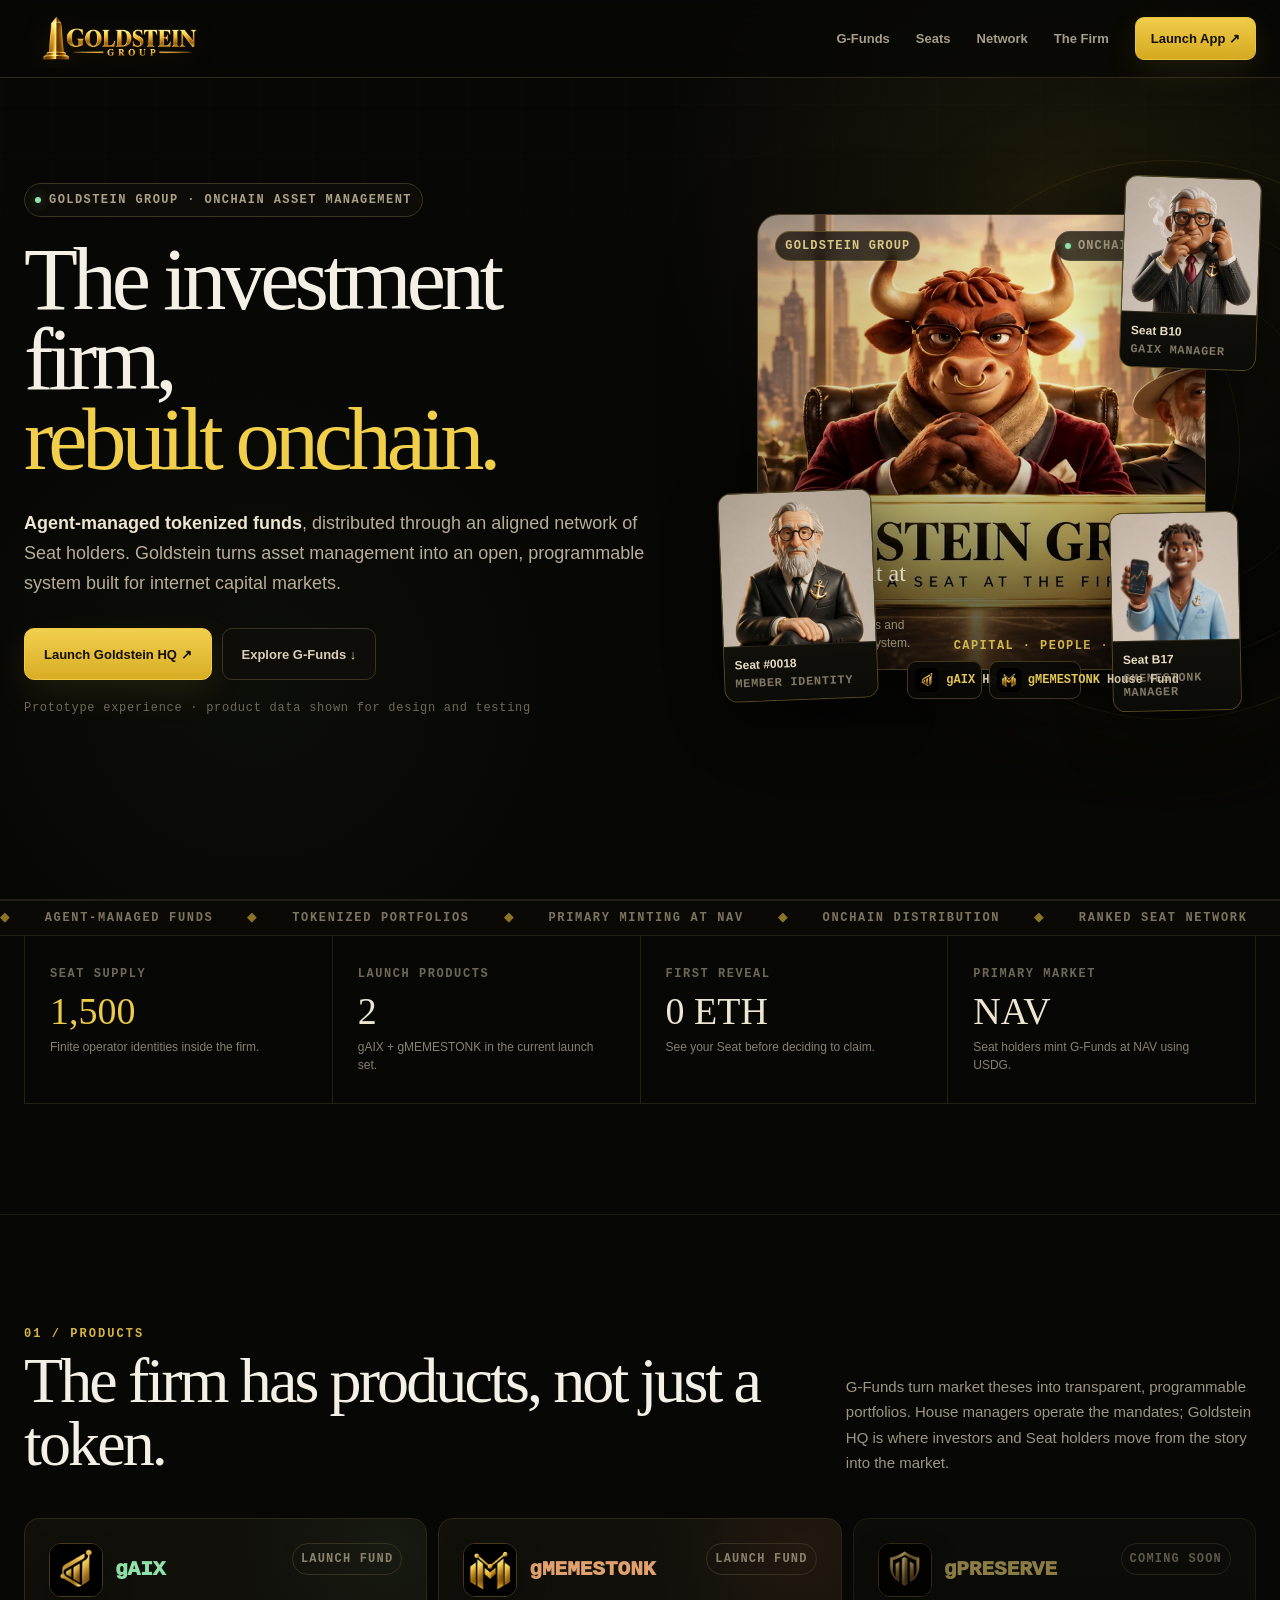
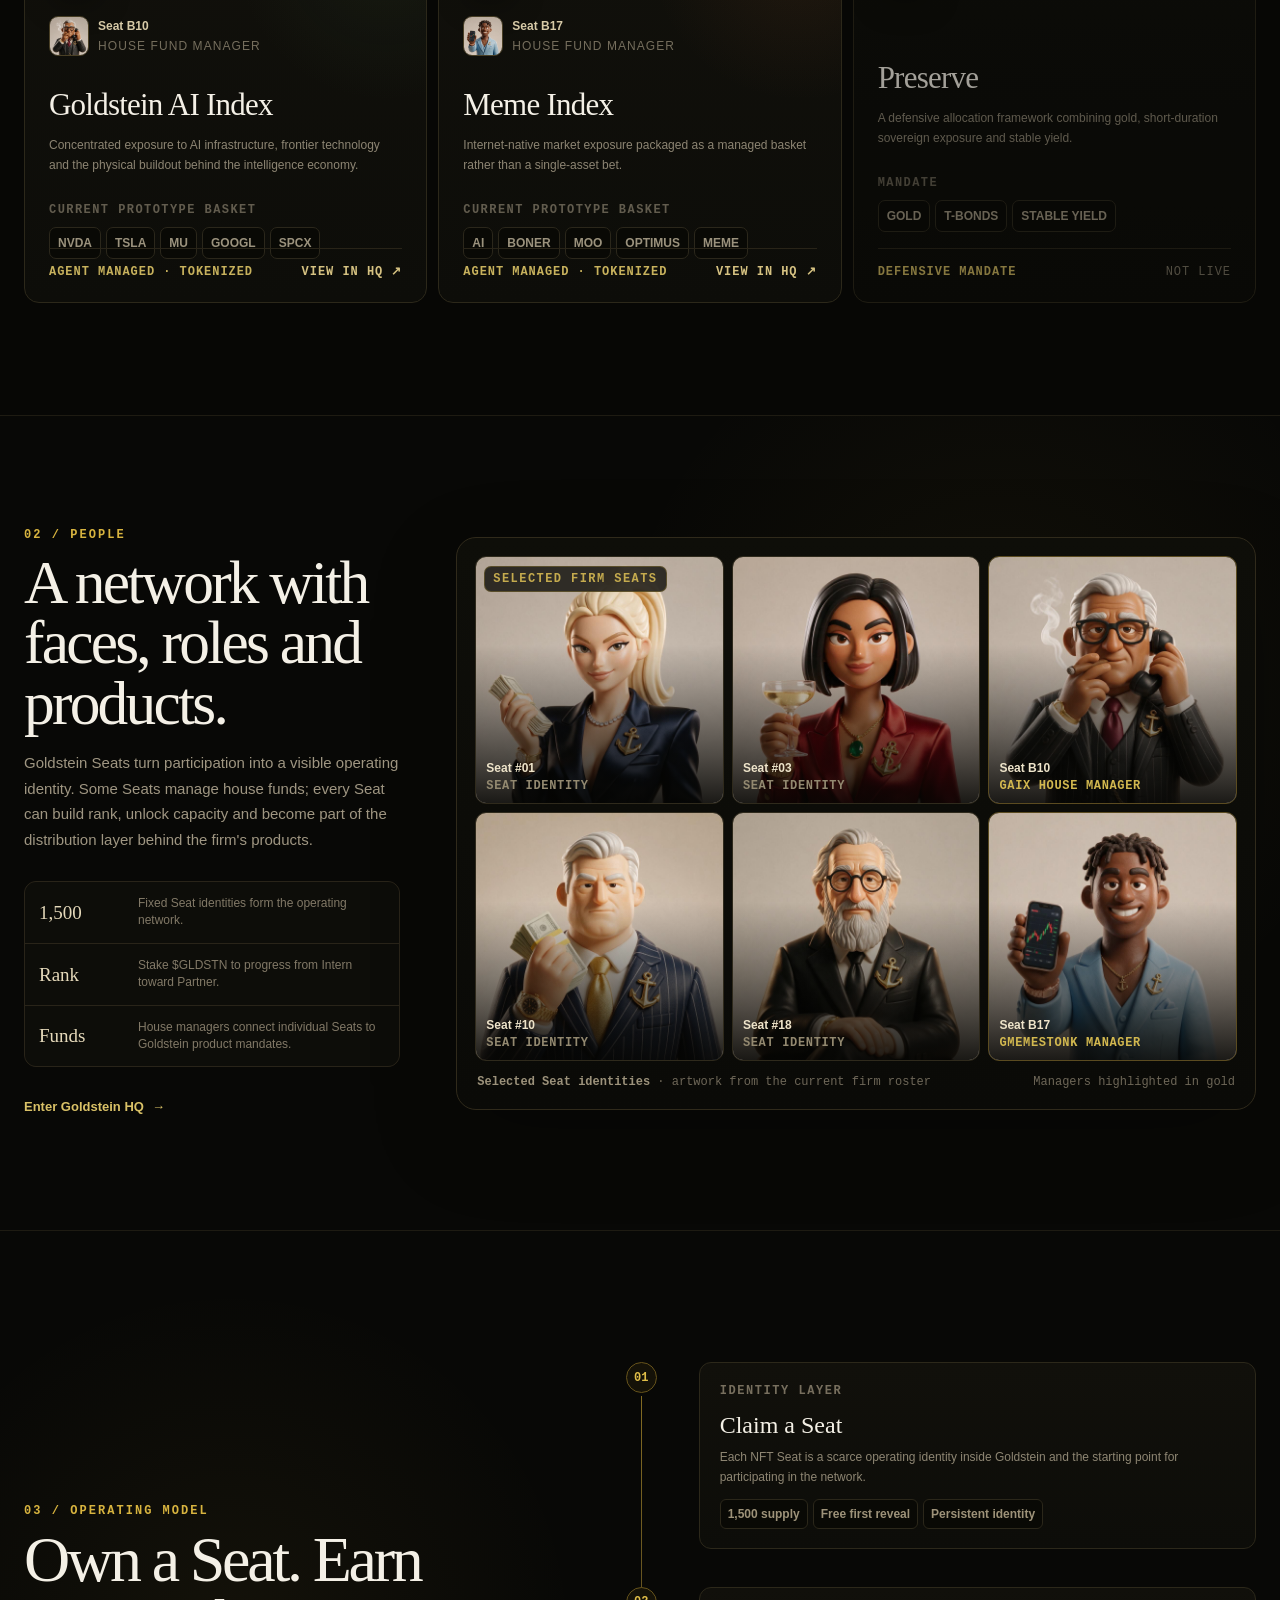
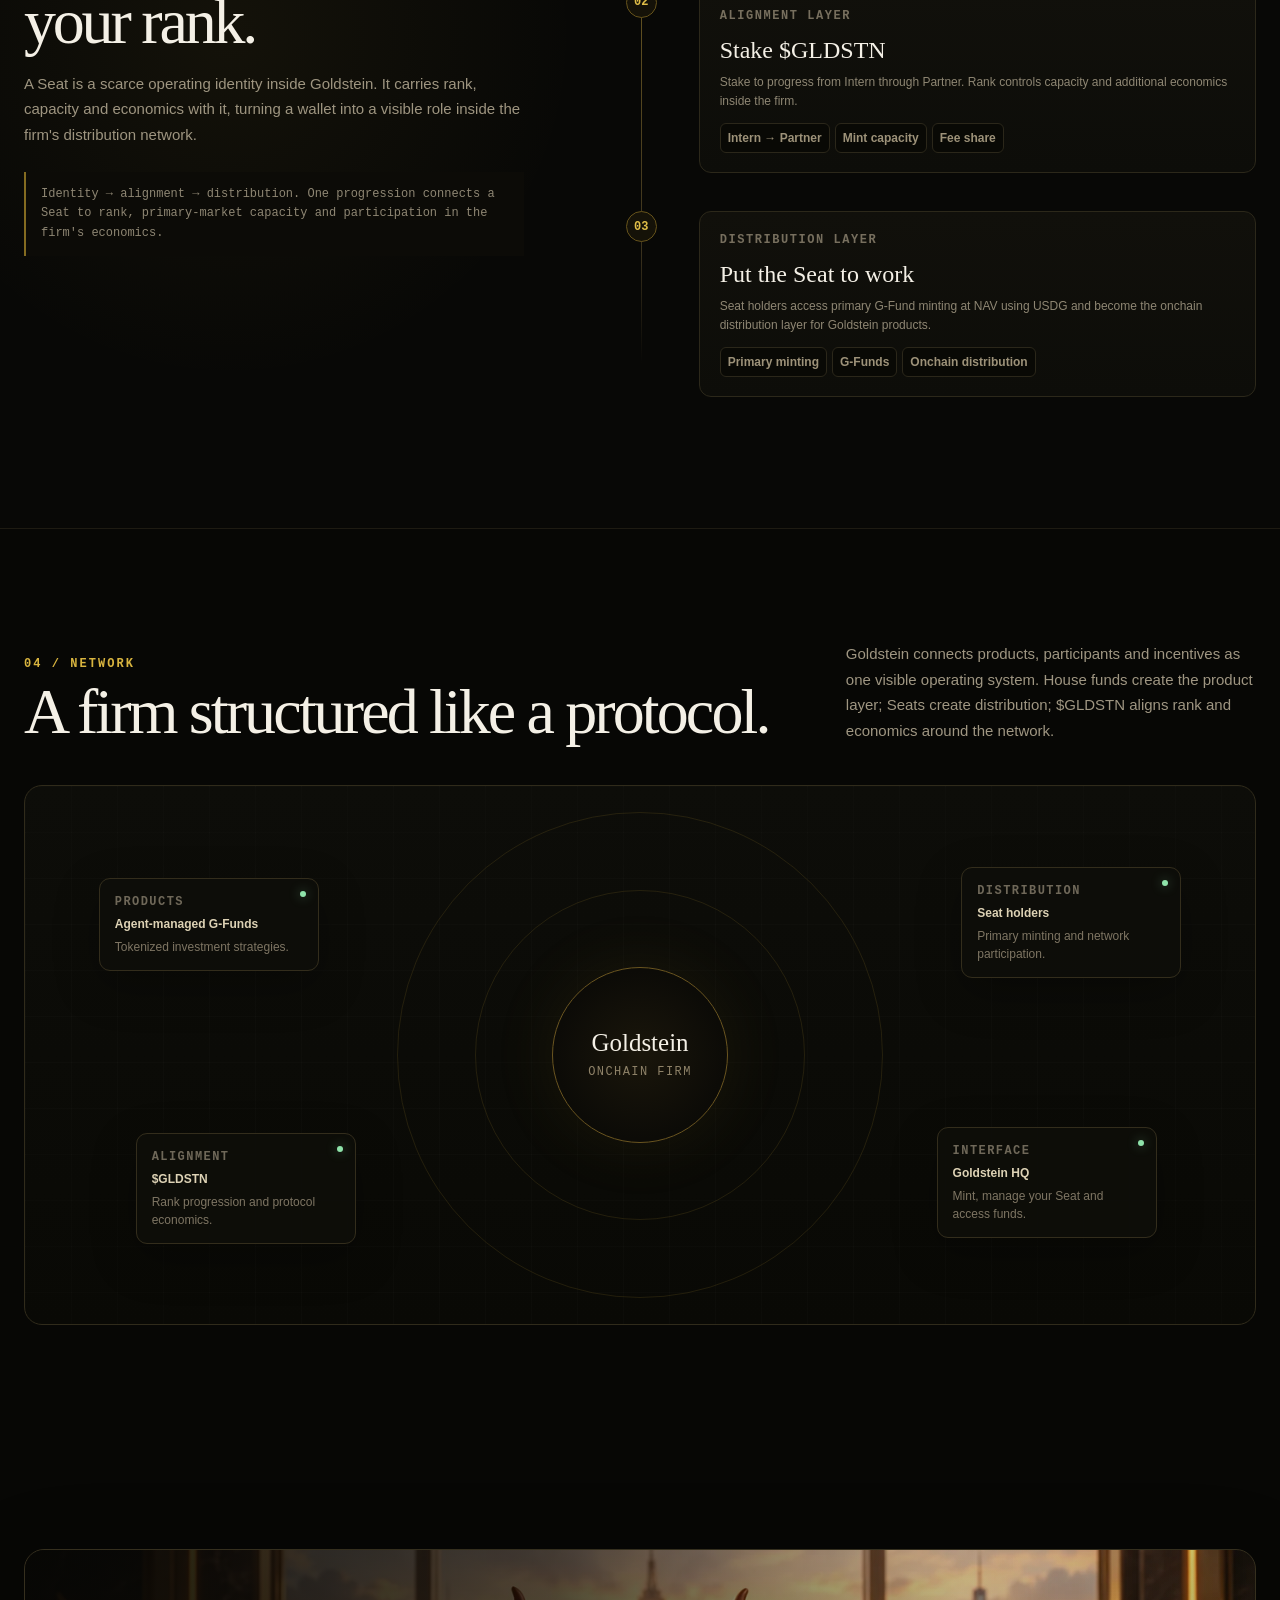
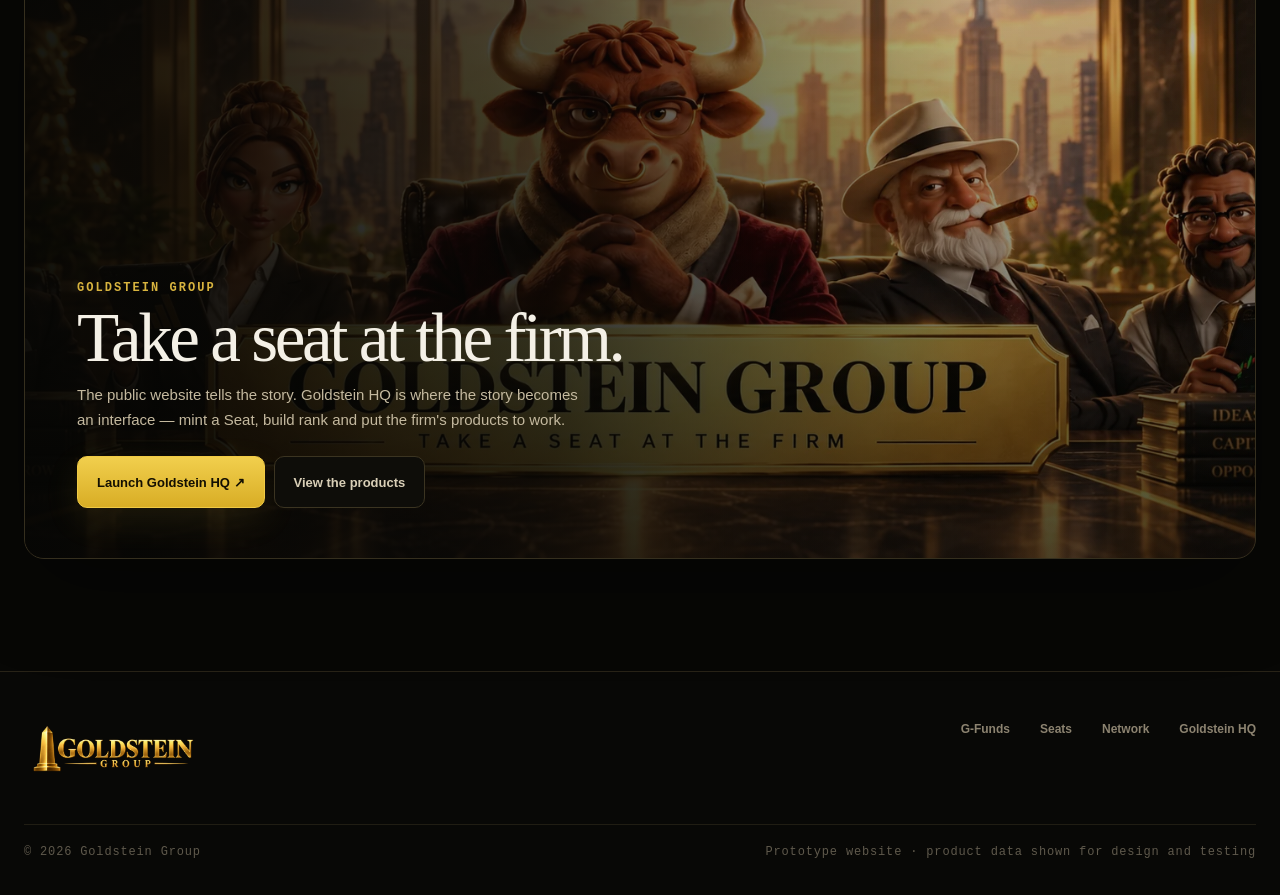
<file: index.html>
<!doctype html>
<html lang="en">
<head>
<meta charset="utf-8" />
<meta name="viewport" content="width=device-width,initial-scale=1" />
<meta name="theme-color" content="#080806" />
<meta name="color-scheme" content="dark" />
<meta name="robots" content="index,follow" />
<title>Goldstein Group — The Investment Firm, Rebuilt Onchain</title>
<meta name="description" content="Goldstein Group builds agent-managed tokenized funds and an onchain distribution network for the next generation of investment products." />
<meta property="og:title" content="Goldstein Group — The Investment Firm, Rebuilt Onchain" />
<meta property="og:description" content="Agent-managed tokenized funds. Onchain distribution. One firm built for internet capital markets." />
<meta property="og:type" content="website" />
<meta property="og:site_name" content="Goldstein Group" />
<meta property="og:image" content="/assets/goldstein-hero.webp" />
<meta name="twitter:card" content="summary_large_image" />
<meta name="twitter:title" content="Goldstein Group — The Investment Firm, Rebuilt Onchain" />
<meta name="twitter:description" content="Agent-managed tokenized funds. Onchain distribution. One firm built for internet capital markets." />
<meta name="twitter:image" content="/assets/goldstein-hero.webp" />
<link rel="icon" href="/assets/goldstein-keystone.png" />
<style>
:root{--bg:#070705;--bg2:#0b0b08;--panel:#11100b;--panel2:#0c0c08;--line:#2b2719;--line2:#413820;--gold:#d8b43f;--gold2:#f2cf4b;--gold3:#8f731e;--text:#f4f0e6;--muted:#aaa18d;--soft:#77705f;--green:#8fe3aa;--max:1240px;--shadow:0 28px 90px rgba(0,0,0,.32)}
*{box-sizing:border-box}html{scroll-behavior:smooth;background:var(--bg)}body{margin:0;background:var(--bg);color:var(--text);font-family:Inter,ui-sans-serif,-apple-system,BlinkMacSystemFont,"Segoe UI",sans-serif;line-height:1.5;overflow-x:hidden}button,a{font:inherit}a{color:inherit}h1,h2,h3{font-family:Georgia,"Times New Roman",serif;font-weight:500}.mono{font-family:ui-monospace,SFMono-Regular,Menlo,Monaco,Consolas,monospace}.wrap{width:min(var(--max),calc(100% - 48px));margin:0 auto}.eyebrow{color:var(--gold);font:850 12px/1.2 ui-monospace,SFMono-Regular,Menlo,monospace;letter-spacing:.17em;text-transform:uppercase}.muted{color:var(--muted)}
.siteHeader{position:fixed;z-index:100;left:0;right:0;top:0;height:78px;border-bottom:1px solid rgba(65,56,32,.72);background:rgba(7,7,5,.78);backdrop-filter:blur(18px);transition:.2s}.siteHeader.scrolled{background:rgba(7,7,5,.94)}.headerInner{height:100%;display:flex;align-items:center;gap:30px}.logoLink{width:188px;height:58px;display:grid;place-items:center;text-decoration:none;overflow:hidden}.logoLink img{width:184px;height:auto;max-height:56px;object-fit:contain;filter:drop-shadow(0 5px 14px rgba(216,180,63,.1))}.desktopNav{margin-left:auto;display:flex;align-items:center;gap:26px}.desktopNav a{position:relative;text-decoration:none;color:#a79e89;font-size:13px;font-weight:700;transition:.15s}.desktopNav a:hover{color:#eee4cc}.desktopNav a:not(.launch):after{content:"";position:absolute;left:0;right:100%;bottom:-8px;height:1px;background:var(--gold);transition:.18s}.desktopNav a:not(.launch):hover:after{right:0}.launch{height:43px;display:inline-flex;align-items:center;justify-content:center;padding:0 15px;border:1px solid #e8c43f;border-radius:9px;background:linear-gradient(#f0cc4a,#d4a920);color:#130f02!important;font-weight:900!important;box-shadow:0 10px 32px rgba(216,180,63,.12)}.launch:hover{filter:brightness(1.035)}.menuBtn{display:none;margin-left:auto;width:42px;height:42px;border:1px solid #443a22;border-radius:9px;background:#11100b;color:#d8cba8;font-size:20px}.mobileMenu{display:none}
.hero{position:relative;min-height:900px;padding:160px 0 90px;overflow:hidden;border-bottom:1px solid #211e14;background:radial-gradient(circle at 82% 22%,rgba(216,180,63,.095),transparent 31%),radial-gradient(circle at 20% 76%,rgba(70,89,45,.09),transparent 26%),var(--bg)}.hero:before{content:"";position:absolute;inset:0;pointer-events:none;opacity:.48;background-image:linear-gradient(rgba(255,255,255,.025) 1px,transparent 1px),linear-gradient(90deg,rgba(255,255,255,.025) 1px,transparent 1px);background-size:52px 52px;mask-image:linear-gradient(to bottom,black,transparent 86%)}.heroGlow{position:absolute;width:560px;height:560px;right:-170px;top:160px;border:1px solid rgba(216,180,63,.12);border-radius:50%;box-shadow:0 0 140px rgba(216,180,63,.055),inset 0 0 100px rgba(216,180,63,.035)}.heroGlow:before,.heroGlow:after{content:"";position:absolute;inset:58px;border:1px solid rgba(216,180,63,.08);border-radius:50%}.heroGlow:after{inset:126px}.heroGrid{position:relative;z-index:2;display:grid;grid-template-columns:minmax(0,1.08fr) minmax(420px,.92fr);gap:74px;align-items:center}.heroCopy{padding-top:20px}.statusPill{display:inline-flex;align-items:center;gap:8px;margin-bottom:22px;padding:7px 10px;border:1px solid #3b341e;border-radius:999px;background:#0d0c08;color:#aba186;font-size:12px;font-weight:800;letter-spacing:.12em;text-transform:uppercase}.statusPill i{width:6px;height:6px;border-radius:50%;background:var(--green);box-shadow:0 0 12px rgba(143,227,170,.52)}.hero h1{max-width:790px;margin:0;font-size:clamp(62px,6.9vw,104px);line-height:.91;letter-spacing:-.058em}.hero h1 em{display:block;color:var(--gold2);font-style:normal}.heroLead{max-width:690px;margin:28px 0 0;color:#b8ad96;font-size:18px;line-height:1.68}.heroLead strong{color:#eee5d0;font-weight:750}.heroActions{display:flex;gap:10px;flex-wrap:wrap;margin-top:30px}.primaryCta,.secondaryCta{height:52px;display:inline-flex;align-items:center;justify-content:center;padding:0 19px;border-radius:10px;text-decoration:none;font-size:13px;font-weight:900}.primaryCta{border:1px solid #f0ca45;background:linear-gradient(#f1cf4d,#d8ad25);color:#130f02;box-shadow:0 12px 35px rgba(216,180,63,.11)}.secondaryCta{border:1px solid #3b3421;background:#0e0d09;color:#d9cfb7}.heroFootnote{margin-top:19px;color:#6f6859;font-size:12px;letter-spacing:.06em}.terminal{position:relative;min-height:550px}.monolithMark{position:absolute;z-index:0;left:50%;top:46%;width:210px;height:430px;transform:translate(-50%,-50%);filter:drop-shadow(0 32px 55px rgba(0,0,0,.45));opacity:.9}.monolithMark:before{content:"";position:absolute;left:57px;top:8px;width:94px;height:365px;clip-path:polygon(50% 0,86% 16%,94% 87%,50% 100%,7% 87%,14% 16%);background:linear-gradient(90deg,#6d5516 0%,#d7b541 31%,#f2d768 52%,#b98c1e 77%,#5d4913 100%);box-shadow:inset 0 0 0 1px rgba(255,236,153,.2)}.monolithMark:after{content:"";position:absolute;left:15px;right:15px;bottom:20px;height:42px;border-radius:50%;background:radial-gradient(ellipse at center,rgba(216,180,63,.29),rgba(216,180,63,.05) 48%,transparent 70%);filter:blur(10px)}.terminalCard{position:absolute;z-index:2;border:1px solid rgba(74,64,37,.96);border-radius:14px;background:linear-gradient(180deg,rgba(18,17,11,.94),rgba(10,10,7,.94));box-shadow:0 24px 65px rgba(0,0,0,.34);backdrop-filter:blur(16px)}.terminalCard .bar{height:34px;display:flex;align-items:center;justify-content:space-between;padding:0 11px;border-bottom:1px solid #2b2719;color:#756e5d;font-size:12px;letter-spacing:.12em;text-transform:uppercase}.bar .live{display:flex;align-items:center;gap:6px;color:#8fcf9f}.bar .live i{width:5px;height:5px;border-radius:50%;background:var(--green)}.fundTerminal{left:0;top:42px;width:330px;transform:rotate(-1.4deg)}.seatTerminal{right:0;bottom:30px;width:300px;transform:rotate(1.2deg)}.networkTerminal{right:16px;top:16px;width:244px}.termBody{padding:15px}.termTicker{display:flex;align-items:center;justify-content:space-between;gap:12px}.termTicker strong{color:#a7e9b7;font-size:17px}.termTicker span{color:#837a68;font-size:12px}.termName{margin-top:6px;color:#e6dcc4;font:500 20px/1.1 Georgia,"Times New Roman",serif}.basket{display:flex;flex-wrap:wrap;gap:5px;margin-top:14px}.basket span{padding:5px 7px;border:1px solid #2e291c;border-radius:6px;background:#090905;color:#8f8774;font-size:12px;font-weight:800}.termLine{height:1px;margin:14px 0;background:#292418}.termMeta{display:grid;grid-template-columns:1fr 1fr;gap:8px}.termMeta small{display:block;color:#686153;font-size:12px;letter-spacing:.1em;text-transform:uppercase}.termMeta b{display:block;margin-top:4px;color:#cfc4a8;font-size:12px}.rankTrack{display:flex;gap:4px;margin-top:13px}.rankTrack i{height:4px;flex:1;border-radius:999px;background:#302b1c}.rankTrack i:first-child{background:#d5ae32}.networkRows{display:grid;gap:9px}.networkRow{display:flex;justify-content:space-between;gap:10px;color:#8e8673;font-size:12px}.networkRow b{color:#d7caa7}.orbital{position:absolute;z-index:1;border:1px dashed rgba(216,180,63,.16);border-radius:50%;animation:spin 30s linear infinite}.orbital.one{width:470px;height:470px;left:50%;top:50%;transform:translate(-50%,-50%)}.orbital.two{width:330px;height:330px;left:50%;top:50%;transform:translate(-50%,-50%);animation-direction:reverse;animation-duration:22s}@keyframes spin{to{rotate:360deg}}
.signalStrip{position:relative;z-index:3;overflow:hidden;border-top:1px solid #241f14;border-bottom:1px solid #241f14;background:#0a0906}.signalTrack{width:max-content;display:flex;gap:34px;padding:11px 0;color:#7d745e;font:800 12px/1 ui-monospace,SFMono-Regular,Menlo,monospace;letter-spacing:.14em;text-transform:uppercase;animation:marquee 32s linear infinite}.signalTrack span:before{content:"◆";margin-right:34px;color:#8d7425}@keyframes marquee{to{transform:translateX(-50%)}}
.stats{padding:0 0 110px;background:var(--bg)}.statGrid{display:grid;grid-template-columns:repeat(4,1fr);border-left:1px solid #242014}.stat{min-height:150px;padding:29px 25px;border-right:1px solid #242014;border-bottom:1px solid #242014}.stat small{display:block;color:#6e6757;font-size:12px;font-weight:850;letter-spacing:.13em;text-transform:uppercase}.stat strong{display:block;margin-top:9px;color:#eee6d1;font:500 38px/1 Georgia,"Times New Roman",serif}.stat span{display:block;margin-top:8px;color:#88806e;font-size:12px}.stat strong.gold{color:#edc94a}
.section{padding:112px 0;border-top:1px solid #1e1b12}.sectionTop{display:grid;grid-template-columns:minmax(0,.78fr) minmax(340px,.42fr);gap:60px;align-items:end;margin-bottom:42px}.sectionTop h2{max-width:780px;margin:9px 0 0;font-size:clamp(44px,5vw,72px);line-height:.98;letter-spacing:-.045em}.sectionTop p{margin:0;color:#9f9682;font-size:15px;line-height:1.7}.productGrid{display:grid;grid-template-columns:1fr 1fr 1fr;gap:11px}.product{position:relative;min-height:385px;overflow:hidden;padding:24px;border:1px solid #2c281a;border-radius:15px;background:radial-gradient(circle at 90% 8%,rgba(87,135,85,.09),transparent 30%),linear-gradient(180deg,#11100b,#0d0d09);transition:.2s}.product:hover{transform:translateY(-3px);border-color:#4a4026}.product.meme{background:radial-gradient(circle at 90% 8%,rgba(173,98,49,.11),transparent 30%),linear-gradient(180deg,#11100b,#0d0d09)}.product.soon{opacity:.66;background:linear-gradient(180deg,#0f0f0a,#0b0b08)}.productHead{display:flex;align-items:flex-start;justify-content:space-between;gap:14px}.productTicker{font-size:21px;font-weight:950;color:#8fe3aa}.meme .productTicker{color:#e0a16e}.productState{padding:6px 8px;border:1px solid #383120;border-radius:999px;color:#8b826e;font-size:12px;font-weight:850;letter-spacing:.1em;text-transform:uppercase}.product h3{margin:58px 0 8px;font-size:31px;letter-spacing:-.025em}.product p{margin:0;color:#8d8573;font-size:12px;line-height:1.65}.holdingsLabel{margin-top:25px;color:#625c4e;font-size:12px;font-weight:850;letter-spacing:.12em;text-transform:uppercase}.productHoldings{display:flex;flex-wrap:wrap;gap:5px;margin-top:8px}.productHoldings span{padding:6px 8px;border:1px solid #2b271b;border-radius:7px;background:#090905;color:#9b927d;font-size:12px;font-weight:800}.productFoot{position:absolute;left:24px;right:24px;bottom:21px;padding-top:14px;border-top:1px solid #292418;display:flex;justify-content:space-between;gap:12px;align-items:center;color:#77705f;font-size:12px;text-transform:uppercase;letter-spacing:.08em}.productFoot b{color:#c8b25d}.productLink{color:#d6c282;text-decoration:none;font-weight:850}
.model{background:radial-gradient(circle at 18% 45%,rgba(216,180,63,.055),transparent 30%),#080806}.modelGrid{display:grid;grid-template-columns:minmax(0,.86fr) minmax(460px,1.14fr);gap:70px;align-items:center}.modelCopy h2{margin:10px 0 18px;font-size:clamp(48px,5vw,76px);line-height:.97;letter-spacing:-.05em}.modelCopy p{max-width:540px;margin:0;color:#9e9580;font-size:15px;line-height:1.7}.modelNote{margin-top:25px;padding:13px 15px;border-left:2px solid #846b20;background:#0c0b07;color:#8e8673;font-size:12px;line-height:1.6}.stack{position:relative;padding-left:32px}.stack:before{content:"";position:absolute;left:47px;top:53px;bottom:53px;width:1px;background:linear-gradient(#836b22,#3b321d 80%,transparent)}.layer{position:relative;display:grid;grid-template-columns:55px 1fr;gap:18px;padding:19px 0}.layerNo{position:relative;z-index:2;width:31px;height:31px;margin-left:0;border:1px solid #66531b;border-radius:50%;display:grid;place-items:center;background:#151208;color:#e0be48;font-size:12px;font-weight:900}.layerCard{padding:19px 20px;border:1px solid #2c281a;border-radius:12px;background:linear-gradient(180deg,#11100b,#0d0d09)}.layerCard small{display:block;color:#776f5e;font-size:12px;font-weight:850;letter-spacing:.13em;text-transform:uppercase}.layerCard h3{margin:7px 0 5px;font-size:24px}.layerCard p{margin:0;color:#8e8673;font-size:12px;line-height:1.6}.layerTags{display:flex;flex-wrap:wrap;gap:5px;margin-top:12px}.layerTags span{padding:5px 7px;border:1px solid #2b271a;border-radius:6px;background:#090905;color:#9d9279;font-size:12px;font-weight:800}
.networkSection{overflow:hidden}.networkPanel{position:relative;min-height:540px;border:1px solid #302b1b;border-radius:18px;background:linear-gradient(180deg,#0d0d09,#090905);overflow:hidden}.networkPanel:before{content:"";position:absolute;inset:0;opacity:.56;background-image:linear-gradient(rgba(255,255,255,.026) 1px,transparent 1px),linear-gradient(90deg,rgba(255,255,255,.026) 1px,transparent 1px);background-size:46px 46px}.networkCenter{position:absolute;left:50%;top:50%;width:176px;height:176px;transform:translate(-50%,-50%);border:1px solid #6a5520;border-radius:50%;display:grid;place-items:center;text-align:center;background:radial-gradient(circle,#1a160b,#0c0b07 68%);box-shadow:0 0 70px rgba(216,180,63,.08)}.networkCenter:before,.networkCenter:after{content:"";position:absolute;border:1px solid rgba(216,180,63,.12);border-radius:50%}.networkCenter:before{inset:-78px}.networkCenter:after{inset:-156px}.networkCenter b{font:500 25px/1 Georgia,"Times New Roman",serif}.networkCenter span{display:block;margin-top:5px;color:#8e8268;font-size:12px;letter-spacing:.12em;text-transform:uppercase}.node{position:absolute;width:220px;padding:14px 15px;border:1px solid #332d1c;border-radius:11px;background:rgba(13,13,9,.93);box-shadow:0 15px 45px rgba(0,0,0,.28)}.node small{display:block;color:#6f6859;font-size:12px;font-weight:850;letter-spacing:.12em;text-transform:uppercase}.node b{display:block;margin-top:4px;color:#ddd2b5;font-size:12px}.node span{display:block;margin-top:5px;color:#7e7563;font-size:12px}.node.one{left:6%;top:17%}.node.two{right:6%;top:15%}.node.three{left:9%;bottom:15%}.node.four{right:8%;bottom:16%}.node .pulse{position:absolute;right:12px;top:12px;width:6px;height:6px;border-radius:50%;background:var(--green);box-shadow:0 0 12px rgba(143,227,170,.48)}
.culture{padding:112px 0}.cultureFrame{position:relative;min-height:610px;overflow:hidden;border:1px solid #352f1e;border-radius:20px;background:#090906 url('/assets/goldstein-hero.webp') center/cover no-repeat;box-shadow:var(--shadow)}.cultureFrame:before{content:"";position:absolute;inset:0;background:linear-gradient(90deg,rgba(6,6,4,.92) 0%,rgba(6,6,4,.68) 43%,rgba(6,6,4,.16) 76%),linear-gradient(180deg,rgba(6,6,4,.05),rgba(6,6,4,.67))}.cultureCopy{position:absolute;z-index:2;left:52px;bottom:50px;max-width:610px}.cultureCopy h2{margin:11px 0 12px;font-size:clamp(48px,5.4vw,78px);line-height:.94;letter-spacing:-.05em}.cultureCopy p{max-width:520px;margin:0;color:#c4b99f;font-size:15px;line-height:1.65}.cultureActions{display:flex;gap:9px;flex-wrap:wrap;margin-top:24px}
.footer{padding:48px 0 34px;border-top:1px solid #282317;background:#080806}.footerTop{display:flex;justify-content:space-between;gap:34px;align-items:flex-start}.footerLogo{width:175px}.footerLogo img{width:100%;height:auto}.footerLinks{display:flex;gap:30px;flex-wrap:wrap}.footerLinks a{color:#8c8370;text-decoration:none;font-size:12px;font-weight:750}.footerLinks a:hover{color:#e0d5bb}.footerBottom{display:flex;justify-content:space-between;gap:20px;margin-top:38px;padding-top:18px;border-top:1px solid #201d13;color:#5f594c;font-size:12px;letter-spacing:.07em}.revealOnScroll{opacity:0;transform:translateY(18px);transition:opacity .7s ease,transform .7s ease}.revealOnScroll.visible{opacity:1;transform:none}
@media(max-width:1050px){.hero{min-height:auto}.heroGrid{grid-template-columns:1fr;gap:45px}.heroCopy{max-width:820px}.terminal{min-height:540px;max-width:720px;width:100%;margin:0 auto}.productGrid{grid-template-columns:1fr 1fr}.product.soon{grid-column:1/-1;min-height:290px}.modelGrid{grid-template-columns:1fr;gap:38px}.stack{padding-left:0}.sectionTop{grid-template-columns:1fr;gap:20px}.networkPanel{min-height:650px}.node.one{left:4%;top:8%}.node.two{right:4%;top:8%}.node.three{left:4%;bottom:8%}.node.four{right:4%;bottom:8%}}
@media(max-width:760px){.wrap{width:calc(100% - 28px)}.siteHeader{height:68px}.logoLink{width:150px;height:50px;justify-items:start}.logoLink img{width:148px;max-height:48px}.desktopNav{display:none}.menuBtn{display:block}.mobileMenu{position:fixed;z-index:99;left:12px;right:12px;top:76px;padding:10px;border:1px solid #3b3320;border-radius:12px;background:rgba(12,12,8,.98);box-shadow:0 20px 60px rgba(0,0,0,.42)}.mobileMenu.show{display:grid;gap:5px}.mobileMenu a{padding:12px;border-radius:8px;text-decoration:none;color:#c9bea5;font-size:13px;font-weight:800}.mobileMenu a:last-child{background:#d8ad25;color:#130f02}.hero{padding:120px 0 66px}.hero h1{font-size:clamp(54px,16vw,82px)}.heroLead{font-size:16px}.heroGrid{gap:32px}.terminal{min-height:520px}.fundTerminal{width:285px;left:0}.seatTerminal{width:260px;right:0}.networkTerminal{width:215px;right:5px}.monolithMark{opacity:.68}.statGrid{grid-template-columns:1fr 1fr}.stat{min-height:128px}.section{padding:82px 0}.productGrid{grid-template-columns:1fr}.product.soon{grid-column:auto}.product{min-height:350px}.networkPanel{min-height:720px}.networkCenter{top:50%}.node{width:190px}.node.one{left:4%;top:6%}.node.two{right:4%;top:26%}.node.three{left:4%;bottom:27%}.node.four{right:4%;bottom:6%}.culture{padding:82px 0}.cultureFrame{min-height:650px;background-position:62% center}.cultureCopy{left:24px;right:24px;bottom:27px}.footerTop,.footerBottom{display:grid}.footerLinks{gap:18px}}
@media(max-width:520px){.heroActions{display:grid}.primaryCta,.secondaryCta{width:100%}.terminal{min-height:600px}.fundTerminal{left:0;top:30px;width:88%;transform:none}.networkTerminal{right:0;top:250px;width:72%;transform:none}.seatTerminal{left:5%;right:auto;bottom:20px;width:82%;transform:none}.orbital,.monolithMark{display:none}.statGrid{grid-template-columns:1fr 1fr}.stat{padding:22px 18px}.stat strong{font-size:31px}.sectionTop h2,.modelCopy h2{font-size:45px}.networkPanel{min-height:820px}.networkCenter{width:145px;height:145px}.networkCenter:before{inset:-58px}.networkCenter:after{inset:-116px}.node{width:172px;padding:12px}.node.one{left:3%;top:5%}.node.two{right:3%;top:25%}.node.three{left:3%;bottom:25%}.node.four{right:3%;bottom:5%}.cultureCopy h2{font-size:48px}.cultureActions{display:grid}.cultureActions a{width:100%}.footerLinks{display:grid;grid-template-columns:1fr 1fr}}
@media(prefers-reduced-motion:reduce){html{scroll-behavior:auto}.signalTrack,.orbital{animation:none}.revealOnScroll{opacity:1;transform:none;transition:none}}

/* Public-site accessibility and interaction polish */
.skipLink{position:fixed;z-index:1000;left:16px;top:12px;transform:translateY(-80px);padding:10px 13px;border:1px solid #e8c43f;border-radius:8px;background:#0e0d09;color:#f1d15a;text-decoration:none;font-size:12px;font-weight:850;transition:.16s}.skipLink:focus{transform:none}a:focus-visible,button:focus-visible{outline:2px solid #f0ca45;outline-offset:3px}.launch:focus-visible,.primaryCta:focus-visible{outline-color:#fff}.mobileMenu[aria-hidden="true"]{display:none}@media(max-width:760px){.mobileMenu[aria-hidden="false"]{display:grid}}


/* House manager identity on G-Fund cards */
.productManager{display:flex;align-items:center;gap:9px;margin-top:19px;color:#756e5d}
.productManager img{width:40px;height:40px;border:1px solid #4a4026;border-radius:9px;object-fit:cover;background:#0a0a07}
.productManager b{display:block;color:#d8cba8;font-size:12px}.productManager small{display:block;margin-top:2px;font-size:12px;letter-spacing:.09em;text-transform:uppercase}
.product .productManager+h3{margin-top:26px}


/* Site-wide type floor v4 */
html{-webkit-text-size-adjust:100%;text-size-adjust:100%}



/* House-fund product logos v1 */
.productIdentity{display:flex;align-items:center;gap:12px;min-width:0}
.productFundLogo{position:relative;width:54px;height:54px;flex:0 0 54px;overflow:hidden;border:1px solid #44391d;border-radius:12px;background:#020202;box-shadow:0 10px 28px rgba(0,0,0,.25)}
.productFundLogo img{position:absolute;left:50%;top:50%;width:132%;height:132%;max-width:none;transform:translate(-50%,-50%);object-fit:cover;object-position:center}
@media(max-width:760px){.productFundLogo{width:48px;height:48px;flex-basis:48px}.productHead{align-items:center}}


/* Landing visual narrative v2 — institutional imagery + Seat roster */
.firmVisual{position:relative;min-height:560px;isolation:isolate}
.firmVisual:before{content:"";position:absolute;left:9%;right:3%;top:10%;bottom:6%;border:1px solid rgba(216,180,63,.09);border-radius:50%;filter:blur(.1px);pointer-events:none}
.firmScene{position:absolute;z-index:1;left:34px;right:50px;top:54px;bottom:50px;overflow:hidden;border:1px solid #4b4024;border-radius:22px;background:#0a0906;box-shadow:0 34px 90px rgba(0,0,0,.42),inset 0 0 0 1px rgba(255,230,145,.035)}
.firmScene:after{content:"";position:absolute;inset:0;background:linear-gradient(180deg,rgba(5,5,3,.08),rgba(5,5,3,.08) 48%,rgba(5,5,3,.76)),linear-gradient(90deg,rgba(6,6,4,.18),transparent 56%);pointer-events:none}
.firmSceneArt{display:block;width:100%;height:100%;object-fit:cover;object-position:center;filter:saturate(.88) contrast(1.03)}
.firmSceneTop{position:absolute;z-index:2;left:17px;right:17px;top:16px;display:flex;justify-content:space-between;gap:14px;align-items:center}
.firmSceneTag,.firmSceneStatus{display:inline-flex;align-items:center;min-height:30px;padding:0 9px;border:1px solid rgba(228,190,60,.28);border-radius:999px;background:rgba(8,8,5,.72);backdrop-filter:blur(9px);color:#d9c886;font:850 12px/1 ui-monospace,SFMono-Regular,Menlo,monospace;letter-spacing:.095em;text-transform:uppercase}
.firmSceneStatus{color:#a9a087;border-color:rgba(255,255,255,.09)}.firmSceneStatus i{width:6px;height:6px;margin-right:7px;border-radius:50%;background:var(--green);box-shadow:0 0 10px rgba(143,227,170,.45)}
.firmSceneBottom{position:absolute;z-index:2;left:18px;right:18px;bottom:17px;display:flex;align-items:end;justify-content:space-between;gap:18px}
.firmSceneBottom strong{display:block;color:#f1e8d2;font:500 24px/1.05 Georgia,"Times New Roman",serif}.firmSceneBottom span{display:block;margin-top:5px;color:#a79d86;font-size:12px}.firmSceneMark{color:#d3b84f!important;font:850 12px/1 ui-monospace,SFMono-Regular,Menlo,monospace!important;letter-spacing:.12em;text-transform:uppercase;white-space:nowrap}
.heroIdentity{position:absolute;z-index:4;overflow:hidden;border:1px solid #554721;border-radius:13px;background:#0d0c08;box-shadow:0 22px 55px rgba(0,0,0,.42);transition:transform .22s ease,border-color .22s ease}
.heroIdentity:hover{transform:translateY(-3px);border-color:#856c24}.heroIdentity img{display:block;width:100%;aspect-ratio:1/1;object-fit:cover;background:#090906}.heroIdentityMeta{padding:9px 10px 10px;border-top:1px solid #2f2919;background:linear-gradient(180deg,#11100b,#0b0b08)}.heroIdentityMeta b{display:block;color:#e7dcc2;font-size:12px}.heroIdentityMeta span{display:block;margin-top:3px;color:#817866;font:800 12px/1.2 ui-monospace,SFMono-Regular,Menlo,monospace;letter-spacing:.055em;text-transform:uppercase}.heroIdentity.main{left:-2px;bottom:20px;width:154px;transform:rotate(-2.2deg)}.heroIdentity.main:hover{transform:rotate(-2.2deg) translateY(-3px)}.heroIdentity.aix{right:-3px;top:17px;width:137px;transform:rotate(2deg)}.heroIdentity.aix:hover{transform:rotate(2deg) translateY(-3px)}.heroIdentity.meme{right:16px;bottom:9px;width:129px;transform:rotate(-1.2deg)}.heroIdentity.meme:hover{transform:rotate(-1.2deg) translateY(-3px)}
.firmFundRail{position:absolute;z-index:5;left:184px;right:175px;bottom:21px;display:flex;gap:7px;justify-content:center}.firmFundChip{min-width:0;display:flex;align-items:center;gap:7px;padding:6px 9px 6px 7px;border:1px solid #41371e;border-radius:9px;background:rgba(10,9,6,.88);backdrop-filter:blur(10px);color:#cfc3a6;font:850 12px/1 ui-monospace,SFMono-Regular,Menlo,monospace;white-space:nowrap}.firmFundChip img{width:24px;height:24px;border-radius:6px;object-fit:cover}.firmFundChip b{color:#e3c653}
.firmRoster{position:relative;overflow:hidden;background:radial-gradient(circle at 78% 32%,rgba(216,180,63,.05),transparent 34%),#080806}.rosterGrid{display:grid;grid-template-columns:minmax(280px,.64fr) minmax(0,1.36fr);gap:56px;align-items:center}.rosterCopy h2{max-width:560px;margin:10px 0 17px;font-size:clamp(44px,4.8vw,70px);line-height:.98;letter-spacing:-.045em}.rosterCopy>p{max-width:520px;margin:0;color:#9f9682;font-size:15px;line-height:1.72}.rosterFacts{display:grid;gap:1px;margin:28px 0 27px;border:1px solid #292419;border-radius:12px;overflow:hidden;background:#292419}.rosterFact{display:grid;grid-template-columns:84px 1fr;gap:15px;align-items:center;padding:13px 14px;background:#0d0d09}.rosterFact b{color:#e5d9ba;font:500 19px/1 Georgia,"Times New Roman",serif}.rosterFact span{color:#827967;font-size:12px;line-height:1.45}.rosterLink{display:inline-flex;align-items:center;gap:8px;color:#d9c167;text-decoration:none;font-size:13px;font-weight:850}.rosterLink:after{content:"→";transition:transform .15s}.rosterLink:hover:after{transform:translateX(3px)}
.seatMosaicWrap{position:relative;padding:18px;border:1px solid #302a1b;border-radius:20px;background:linear-gradient(180deg,#0e0e09,#0a0a07);box-shadow:0 28px 85px rgba(0,0,0,.22)}.seatMosaicWrap:before{content:"SELECTED FIRM SEATS";position:absolute;z-index:3;left:27px;top:28px;padding:6px 8px;border:1px solid rgba(216,180,63,.25);border-radius:7px;background:rgba(8,8,5,.78);backdrop-filter:blur(8px);color:#c5ab4e;font:850 12px/1 ui-monospace,SFMono-Regular,Menlo,monospace;letter-spacing:.12em}
.seatMosaic{display:grid;grid-template-columns:repeat(3,1fr);gap:8px}.rosterSeat{position:relative;overflow:hidden;aspect-ratio:1/1;border:1px solid #2f2a1c;border-radius:11px;background:#090906}.rosterSeat img{display:block;width:100%;height:100%;object-fit:cover;transition:transform .32s ease,filter .32s ease}.rosterSeat:after{content:"";position:absolute;inset:36% 0 0;background:linear-gradient(transparent,rgba(5,5,3,.89));pointer-events:none}.rosterSeat:hover img{transform:scale(1.035);filter:saturate(1.04)}.rosterSeat.manager{border-color:#5b4b20}.rosterSeatMeta{position:absolute;z-index:2;left:10px;right:10px;bottom:9px}.rosterSeatMeta b{display:block;color:#eee4ca;font-size:12px}.rosterSeatMeta span{display:block;margin-top:3px;color:#938970;font:800 12px/1.15 ui-monospace,SFMono-Regular,Menlo,monospace;letter-spacing:.055em;text-transform:uppercase}.rosterSeat.manager .rosterSeatMeta span{color:#d2b84f}.rosterCaption{display:flex;justify-content:space-between;gap:16px;align-items:center;margin-top:12px;padding:0 2px;color:#6e6758;font-size:12px}.rosterCaption b{color:#9c927b;font-weight:800}
@media(max-width:1050px){.firmVisual{min-height:530px;max-width:760px;margin:0 auto}.rosterGrid{grid-template-columns:1fr;gap:34px}.rosterCopy{max-width:760px}.seatMosaicWrap{max-width:820px}}
@media(max-width:760px){.firmVisual{min-height:0;display:grid;grid-template-columns:repeat(3,minmax(0,1fr));gap:8px;padding-top:4px}.firmVisual:before{display:none}.firmScene{position:relative;grid-column:1/-1;left:auto;right:auto;top:auto;bottom:auto;height:330px;border-radius:16px}.firmSceneTop{left:12px;right:12px;top:12px}.firmSceneBottom{left:14px;right:14px;bottom:14px}.firmSceneBottom strong{font-size:20px}.heroIdentity,.heroIdentity.main,.heroIdentity.aix,.heroIdentity.meme{position:relative;left:auto;right:auto;top:auto;bottom:auto;width:auto;transform:none;border-radius:10px}.heroIdentity:hover,.heroIdentity.main:hover,.heroIdentity.aix:hover,.heroIdentity.meme:hover{transform:translateY(-2px)}.heroIdentityMeta{padding:8px}.heroIdentityMeta span{white-space:normal}.firmFundRail{position:relative;grid-column:1/-1;left:auto;right:auto;bottom:auto;justify-content:flex-start;overflow-x:auto;padding:2px 0;scrollbar-width:none}.firmFundRail::-webkit-scrollbar{display:none}.rosterGrid{gap:26px}.seatMosaicWrap{padding:12px}.seatMosaicWrap:before{left:20px;top:20px}.rosterCaption{display:grid}.firmSceneMark{display:none}}
@media(max-width:520px){.firmScene{height:280px}.firmSceneStatus{display:none}.firmSceneBottom span{display:none}.heroIdentityMeta b{font-size:12px;white-space:nowrap;overflow:hidden;text-overflow:ellipsis}.heroIdentityMeta span{font-size:12px}.seatMosaic{grid-template-columns:repeat(2,1fr)}.rosterFact{grid-template-columns:72px 1fr}.rosterCopy h2{font-size:44px}}
@media(prefers-reduced-motion:reduce){.heroIdentity,.rosterSeat img,.rosterLink:after{transition:none!important}}

</style>
</head>
<body>
<a class="skipLink" href="#main">Skip to content</a>
<header class="siteHeader" id="siteHeader">
  <div class="wrap headerInner">
    <a class="logoLink" href="/" aria-label="Goldstein Group home"><img src="/goldstein-logo-2.png.png" alt="Goldstein Group"></a>
    <nav class="desktopNav" aria-label="Primary">
      <a href="#funds">G-Funds</a><a href="#seats">Seats</a><a href="#network">Network</a><a href="#about">The Firm</a><a class="launch" href="/app">Launch App ↗</a>
    </nav>
    <button class="menuBtn" id="menuBtn" aria-label="Open menu" aria-controls="mobileMenu" aria-expanded="false">☰</button>
  </div>
</header>
<nav class="mobileMenu" id="mobileMenu" aria-label="Mobile navigation" aria-hidden="true"><a href="#funds">G-Funds</a><a href="#seats">Seats</a><a href="#network">Network</a><a href="#about">The Firm</a><a href="/app">Launch App ↗</a></nav>

<main id="main">
<section class="hero">
  <div class="heroGlow"></div>
  <div class="wrap heroGrid">
    <div class="heroCopy revealOnScroll">
      <div class="statusPill mono"><i></i> Goldstein Group · Onchain Asset Management</div>
      <h1>The investment firm, <em>rebuilt onchain.</em></h1>
      <p class="heroLead"><strong>Agent-managed tokenized funds</strong>, distributed through an aligned network of Seat holders. Goldstein turns asset management into an open, programmable system built for internet capital markets.</p>
      <div class="heroActions"><a class="primaryCta" href="/app">Launch Goldstein HQ ↗</a><a class="secondaryCta" href="#funds">Explore G-Funds ↓</a></div>
      <div class="heroFootnote mono">Prototype experience · product data shown for design and testing</div>
    </div>
    <div class="firmVisual revealOnScroll" aria-label="Goldstein Group visual overview">
      <div class="firmScene">
        <img class="firmSceneArt" src="/assets/goldstein-hero.webp" alt="Goldstein Group office scene" fetchpriority="high">
        <div class="firmSceneTop"><span class="firmSceneTag">Goldstein Group</span><span class="firmSceneStatus"><i></i> Onchain firm</span></div>
        <div class="firmSceneBottom"><div><strong>Take a seat at the firm.</strong><span>Products, operators and incentives in one system.</span></div><span class="firmSceneMark">Capital · People · Progress</span></div>
      </div>
      <article class="heroIdentity main" aria-label="Goldstein Seat 18"><img src="/18.png" alt="Goldstein Seat #18 NFT"><div class="heroIdentityMeta"><b>Seat #0018</b><span>Member identity</span></div></article>
      <article class="heroIdentity aix" aria-label="Seat B10, gAIX manager"><img src="/b10.png" alt="Seat B10 NFT, manager of gAIX"><div class="heroIdentityMeta"><b>Seat B10</b><span>gAIX manager</span></div></article>
      <article class="heroIdentity meme" aria-label="Seat B17, gMEMESTONK manager"><img src="/b17.png" alt="Seat B17 NFT, manager of gMEMESTONK"><div class="heroIdentityMeta"><b>Seat B17</b><span>gMEMESTONK manager</span></div></article>
      <div class="firmFundRail" aria-label="Goldstein house funds"><span class="firmFundChip"><img src="/gAIX.png" alt=""><b>gAIX</b> House Fund</span><span class="firmFundChip"><img src="/gMEMESTOCK.png" alt=""><b>gMEMESTONK</b> House Fund</span></div>
    </div>
  </div>
</section>
<div class="signalStrip" aria-hidden="true"><div class="signalTrack"><span>Agent-managed funds</span><span>Tokenized portfolios</span><span>Primary minting at NAV</span><span>Onchain distribution</span><span>Ranked Seat network</span><span>Programmable economics</span><span>Agent-managed funds</span><span>Tokenized portfolios</span><span>Primary minting at NAV</span><span>Onchain distribution</span><span>Ranked Seat network</span><span>Programmable economics</span></div></div>
<section class="stats"><div class="wrap statGrid revealOnScroll"><div class="stat"><small class="mono">Seat supply</small><strong class="gold">1,500</strong><span>Finite operator identities inside the firm.</span></div><div class="stat"><small class="mono">Launch products</small><strong>2</strong><span>gAIX + gMEMESTONK in the current launch set.</span></div><div class="stat"><small class="mono">First reveal</small><strong>0 ETH</strong><span>See your Seat before deciding to claim.</span></div><div class="stat"><small class="mono">Primary market</small><strong>NAV</strong><span>Seat holders mint G-Funds at NAV using USDG.</span></div></div></section>

<section class="section" id="funds"><div class="wrap"><div class="sectionTop revealOnScroll"><div><div class="eyebrow">01 / Products</div><h2>The firm has products, not just a token.</h2></div><p>G-Funds turn market theses into transparent, programmable portfolios. House managers operate the mandates; Goldstein HQ is where investors and Seat holders move from the story into the market.</p></div><div class="productGrid revealOnScroll">
  <article class="product"><div class="productHead"><span class="productIdentity"><span class="productFundLogo"><img src="/gAIX.png" alt="gAIX fund logo"></span><span class="productTicker mono">gAIX</span></span><span class="productState mono">Launch fund</span></div><div class="productManager"><img src="/b10.png" alt="Seat B10, manager of gAIX" loading="lazy" decoding="async"><span><b>Seat B10</b><small>House fund manager</small></span></div><h3>Goldstein AI Index</h3><p>Concentrated exposure to AI infrastructure, frontier technology and the physical buildout behind the intelligence economy.</p><div class="holdingsLabel mono">Current prototype basket</div><div class="productHoldings"><span>NVDA</span><span>TSLA</span><span>MU</span><span>GOOGL</span><span>SPCX</span></div><div class="productFoot mono"><b>Agent managed · Tokenized</b><a class="productLink" href="/app/funds/gaix">View in HQ ↗</a></div></article>
  <article class="product meme"><div class="productHead"><span class="productIdentity"><span class="productFundLogo"><img src="/gMEMESTOCK.png" alt="gMEMESTONK fund logo"></span><span class="productTicker mono">gMEMESTONK</span></span><span class="productState mono">Launch fund</span></div><div class="productManager"><img src="/b17.png" alt="Seat B17, manager of gMEMESTONK" loading="lazy" decoding="async"><span><b>Seat B17</b><small>House fund manager</small></span></div><h3>Meme Index</h3><p>Internet-native market exposure packaged as a managed basket rather than a single-asset bet.</p><div class="holdingsLabel mono">Current prototype basket</div><div class="productHoldings"><span>AI</span><span>BONER</span><span>MOO</span><span>OPTIMUS</span><span>MEME</span></div><div class="productFoot mono"><b>Agent managed · Tokenized</b><a class="productLink" href="/app/funds/gmemestonk">View in HQ ↗</a></div></article>
  <article class="product soon"><div class="productHead"><span class="productIdentity"><span class="productFundLogo"><img src="/gDefensive.png" alt="Goldstein Preserve fund logo"></span><span class="productTicker mono" style="color:#d0b967">gPRESERVE</span></span><span class="productState mono">Coming soon</span></div><h3>Preserve</h3><p>A defensive allocation framework combining gold, short-duration sovereign exposure and stable yield.</p><div class="holdingsLabel mono">Mandate</div><div class="productHoldings"><span>GOLD</span><span>T-BONDS</span><span>STABLE YIELD</span></div><div class="productFoot mono"><b>Defensive mandate</b><span>Not live</span></div></article>
</div></div></section>

<section class="section firmRoster" id="firm-roster"><div class="wrap rosterGrid">
  <div class="rosterCopy revealOnScroll">
    <div class="eyebrow">02 / People</div>
    <h2>A network with faces, roles and products.</h2>
    <p>Goldstein Seats turn participation into a visible operating identity. Some Seats manage house funds; every Seat can build rank, unlock capacity and become part of the distribution layer behind the firm's products.</p>
    <div class="rosterFacts">
      <div class="rosterFact"><b>1,500</b><span>Fixed Seat identities form the operating network.</span></div>
      <div class="rosterFact"><b>Rank</b><span>Stake $GLDSTN to progress from Intern toward Partner.</span></div>
      <div class="rosterFact"><b>Funds</b><span>House managers connect individual Seats to Goldstein product mandates.</span></div>
    </div>
    <a class="rosterLink" href="/app">Enter Goldstein HQ</a>
  </div>
  <div class="seatMosaicWrap revealOnScroll">
    <div class="seatMosaic">
      <article class="rosterSeat"><img src="/01.png" alt="Goldstein Seat #01 NFT" loading="lazy" decoding="async"><div class="rosterSeatMeta"><b>Seat #01</b><span>Seat identity</span></div></article>
      <article class="rosterSeat"><img src="/03.png" alt="Goldstein Seat #03 NFT" loading="lazy" decoding="async"><div class="rosterSeatMeta"><b>Seat #03</b><span>Seat identity</span></div></article>
      <article class="rosterSeat manager"><img src="/b10.png" alt="Goldstein Seat B10 NFT" loading="lazy" decoding="async"><div class="rosterSeatMeta"><b>Seat B10</b><span>gAIX house manager</span></div></article>
      <article class="rosterSeat"><img src="/10.png" alt="Goldstein Seat #10 NFT" loading="lazy" decoding="async"><div class="rosterSeatMeta"><b>Seat #10</b><span>Seat identity</span></div></article>
      <article class="rosterSeat"><img src="/18.png" alt="Goldstein Seat #18 NFT" loading="lazy" decoding="async"><div class="rosterSeatMeta"><b>Seat #18</b><span>Seat identity</span></div></article>
      <article class="rosterSeat manager"><img src="/b17.png" alt="Goldstein Seat B17 NFT" loading="lazy" decoding="async"><div class="rosterSeatMeta"><b>Seat B17</b><span>gMEMESTONK manager</span></div></article>
    </div>
    <div class="rosterCaption mono"><span><b>Selected Seat identities</b> · artwork from the current firm roster</span><span>Managers highlighted in gold</span></div>
  </div>
</div></section>

<section class="section model" id="seats"><div class="wrap modelGrid"><div class="modelCopy revealOnScroll"><div class="eyebrow">03 / Operating model</div><h2>Own a Seat. Earn your rank.</h2><p>A Seat is a scarce operating identity inside Goldstein. It carries rank, capacity and economics with it, turning a wallet into a visible role inside the firm's distribution network.</p><div class="modelNote mono">Identity → alignment → distribution. One progression connects a Seat to rank, primary-market capacity and participation in the firm's economics.</div></div><div class="stack revealOnScroll">
  <div class="layer"><div class="layerNo mono">01</div><div class="layerCard"><small class="mono">Identity layer</small><h3>Claim a Seat</h3><p>Each NFT Seat is a scarce operating identity inside Goldstein and the starting point for participating in the network.</p><div class="layerTags"><span>1,500 supply</span><span>Free first reveal</span><span>Persistent identity</span></div></div></div>
  <div class="layer"><div class="layerNo mono">02</div><div class="layerCard"><small class="mono">Alignment layer</small><h3>Stake $GLDSTN</h3><p>Stake to progress from Intern through Partner. Rank controls capacity and additional economics inside the firm.</p><div class="layerTags"><span>Intern → Partner</span><span>Mint capacity</span><span>Fee share</span></div></div></div>
  <div class="layer"><div class="layerNo mono">03</div><div class="layerCard"><small class="mono">Distribution layer</small><h3>Put the Seat to work</h3><p>Seat holders access primary G-Fund minting at NAV using USDG and become the onchain distribution layer for Goldstein products.</p><div class="layerTags"><span>Primary minting</span><span>G-Funds</span><span>Onchain distribution</span></div></div></div>
</div></div></section>

<section class="section networkSection" id="network"><div class="wrap"><div class="sectionTop revealOnScroll"><div><div class="eyebrow">04 / Network</div><h2>A firm structured like a protocol.</h2></div><p>Goldstein connects products, participants and incentives as one visible operating system. House funds create the product layer; Seats create distribution; $GLDSTN aligns rank and economics around the network.</p></div><div class="networkPanel revealOnScroll"><div class="networkCenter"><div><b>Goldstein</b><span class="mono">Onchain firm</span></div></div><div class="node one"><i class="pulse"></i><small class="mono">Products</small><b>Agent-managed G-Funds</b><span>Tokenized investment strategies.</span></div><div class="node two"><i class="pulse"></i><small class="mono">Distribution</small><b>Seat holders</b><span>Primary minting and network participation.</span></div><div class="node three"><i class="pulse"></i><small class="mono">Alignment</small><b>$GLDSTN</b><span>Rank progression and protocol economics.</span></div><div class="node four"><i class="pulse"></i><small class="mono">Interface</small><b>Goldstein HQ</b><span>Mint, manage your Seat and access funds.</span></div></div></div></section>

<section class="culture" id="about"><div class="wrap"><div class="cultureFrame revealOnScroll"><div class="cultureCopy"><div class="eyebrow">Goldstein Group</div><h2>Take a seat at the firm.</h2><p>The public website tells the story. Goldstein HQ is where the story becomes an interface — mint a Seat, build rank and put the firm's products to work.</p><div class="cultureActions"><a class="primaryCta" href="/app">Launch Goldstein HQ ↗</a><a class="secondaryCta" href="#funds">View the products</a></div></div></div></div></section>
</main>

<footer class="footer"><div class="wrap"><div class="footerTop"><a class="footerLogo" href="/"><img src="/goldstein-logo-2.png.png" alt="Goldstein Group"></a><div class="footerLinks"><a href="#funds">G-Funds</a><a href="#seats">Seats</a><a href="#network">Network</a><a href="/app">Goldstein HQ</a></div></div><div class="footerBottom mono"><span>© 2026 Goldstein Group</span><span>Prototype website · product data shown for design and testing</span></div></div></footer>
<script>
(()=>{
const header=document.getElementById('siteHeader'),menuBtn=document.getElementById('menuBtn'),menu=document.getElementById('mobileMenu');
const onScroll=()=>header.classList.toggle('scrolled',scrollY>20);onScroll();addEventListener('scroll',onScroll,{passive:true});
const setMenu=open=>{menu.classList.toggle('show',open);menu.setAttribute('aria-hidden',String(!open));menuBtn.setAttribute('aria-expanded',String(open));menuBtn.setAttribute('aria-label',open?'Close menu':'Open menu')};menuBtn.addEventListener('click',()=>setMenu(!menu.classList.contains('show')));menu.querySelectorAll('a').forEach(a=>a.addEventListener('click',()=>setMenu(false)));document.addEventListener('keydown',e=>{if(e.key==='Escape')setMenu(false)});
const io=new IntersectionObserver(entries=>entries.forEach(e=>{if(e.isIntersecting){e.target.classList.add('visible');io.unobserve(e.target)}}),{threshold:.12});document.querySelectorAll('.revealOnScroll').forEach(el=>io.observe(el));
})();
</script>
</body>
</html>
</file>
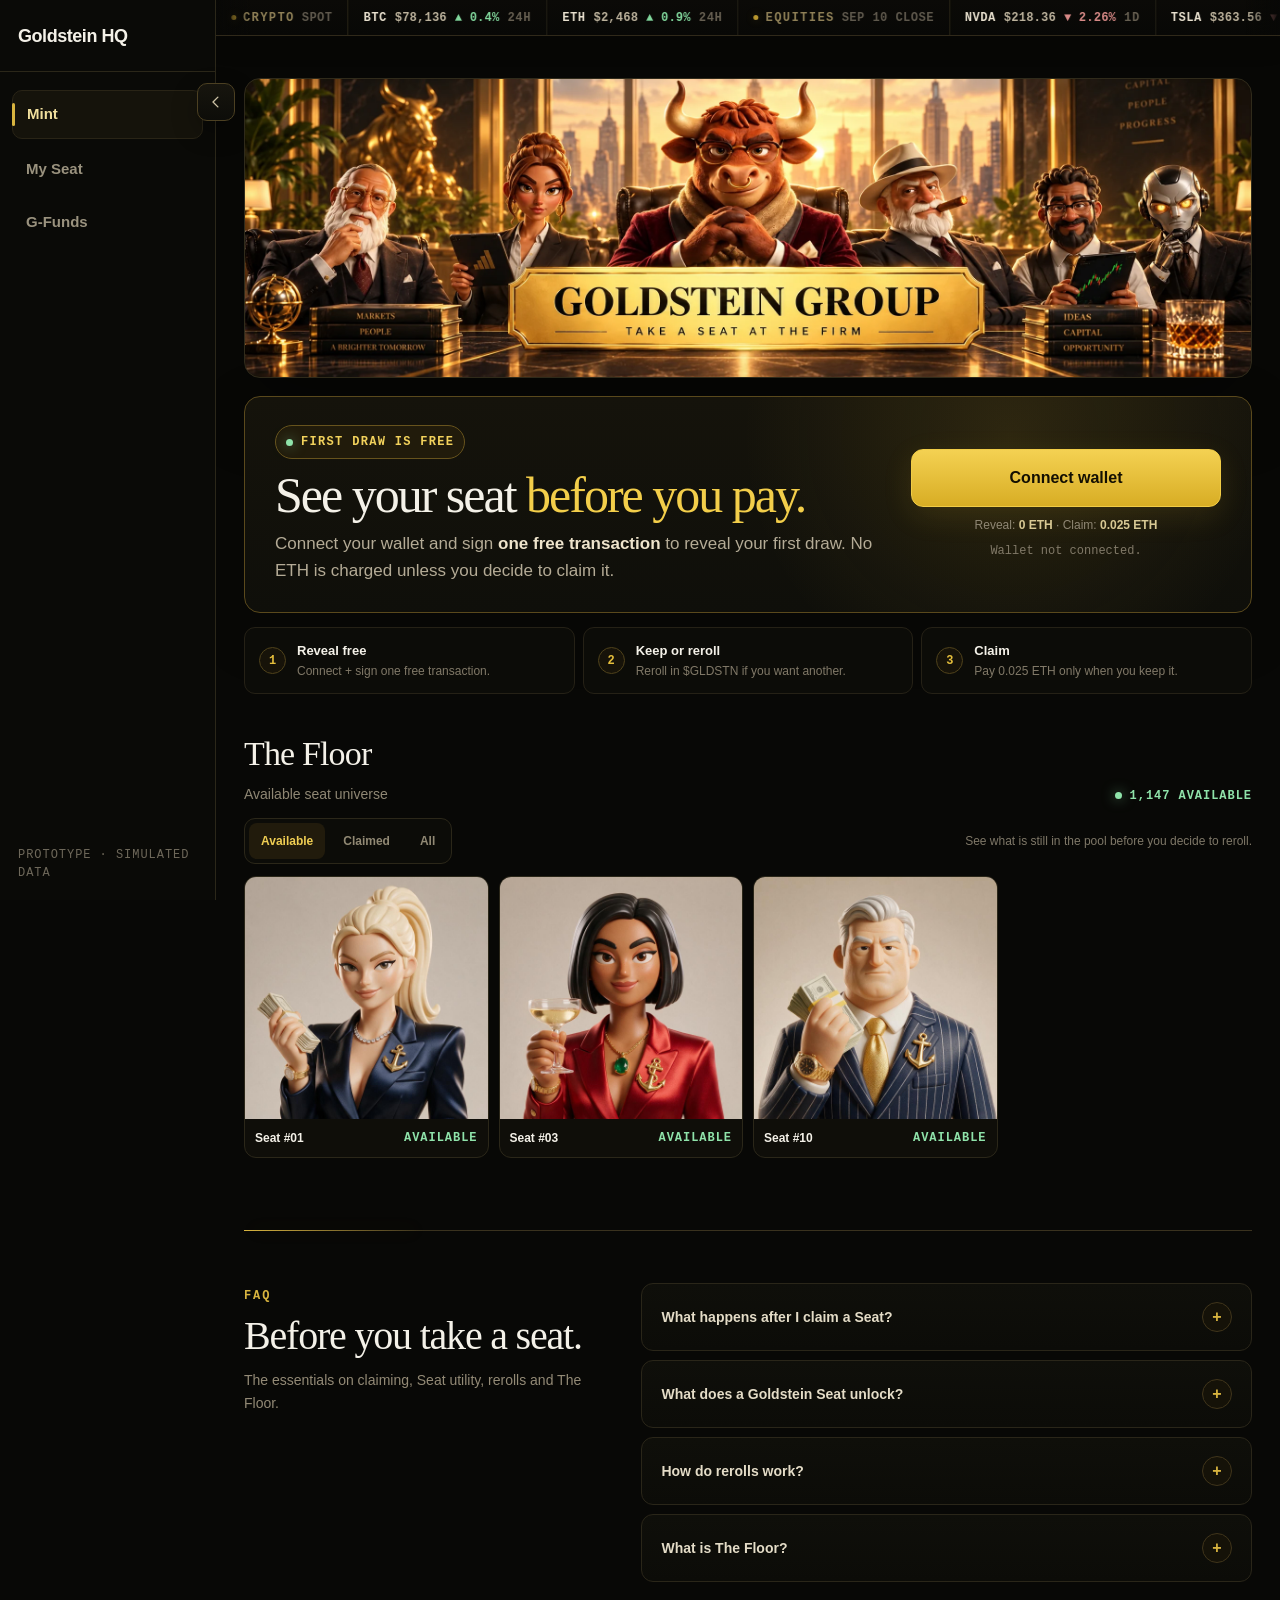
<file: app.html>
<!doctype html>
<html lang="en">
<head>
<meta charset="utf-8" />
<meta name="viewport" content="width=device-width,initial-scale=1" />
<meta name="theme-color" content="#080806" />
<link rel="preload" href="/18.png" as="image" />
<link rel="preload" href="/2_intern.png" as="image" />
<title>Goldstein Group — Free Seat Reveal</title>
<meta name="description" content="Goldstein Seat reveal and claim UX prototype." />
<link rel="icon" href="/assets/goldstein-keystone.png" />
<script>
/* Restore the desktop sidebar preference before first paint. */
try {
  if (localStorage.getItem('goldsteinSidebarCollapsed') === '1' && window.matchMedia('(min-width:761px)').matches) {
    document.documentElement.classList.add('sidebarCollapsed');
  }
} catch (e) {}
</script>
<style>
:root{--bg:#080806;--panel:#11100b;--panel2:#0d0c09;--line:#2b2719;--line2:#40371f;--gold:#d8b43f;--gold2:#f3ce4a;--text:#f4f1e8;--muted:#aaa28d;--soft:#7f7868;--green:#8fe3aa;--red:#f19a9f;--side:216px;--shadow:0 24px 80px rgba(0,0,0,.28)}
*{box-sizing:border-box}html{scroll-behavior:smooth;background:var(--bg)}body{margin:0;background:var(--bg);color:var(--text);font-family:Inter,ui-sans-serif,-apple-system,BlinkMacSystemFont,"Segoe UI",sans-serif;font-size:16px;line-height:1.5}button,a{font:inherit}button{cursor:pointer}.mono{font-family:ui-monospace,SFMono-Regular,Menlo,Monaco,Consolas,monospace}h1,h2,h3{font-family:Georgia,"Times New Roman",serif}
.prototype{position:fixed;z-index:80;left:var(--side);right:0;top:0;min-height:34px;padding:7px 18px;display:flex;align-items:center;justify-content:center;background:#9a7d1c;color:#130f03;font-size:12px;font-weight:800;letter-spacing:.105em;text-transform:uppercase;text-align:center}.sidebar{position:fixed;z-index:90;left:0;top:0;bottom:0;width:var(--side);background:#0a0a07;border-right:1px solid var(--line);display:flex;flex-direction:column}.brand{height:72px;display:flex;align-items:center;gap:11px;padding:0 18px;border-bottom:1px solid var(--line);font-weight:850;font-size:17px}.brand img{width:35px;height:35px;object-fit:contain}.nav{padding:18px 12px;display:grid;gap:7px}.nav a{position:relative;color:#9a927e;text-decoration:none;padding:12px 14px;border-radius:10px;font-size:15px;font-weight:650}.nav a:hover{background:#111008;color:#e6dfca}.nav a.active{background:#15130b;color:#f0df9d;border:1px solid #292416}.nav a.active:before{content:"";position:absolute;left:-1px;top:12px;bottom:12px;width:3px;border-radius:4px;background:var(--gold)}.sideMeta{margin-top:auto;padding:0 18px 18px;color:#6e685a;font-size:12px;letter-spacing:.08em;text-transform:uppercase}
main{margin-left:var(--side);padding-top:34px}.shell{width:min(1160px,calc(100% - 56px));margin:0 auto;padding:18px 0 72px}.hero{height:300px;border:1px solid #302b1b;border-radius:16px;background:#0a0a07 url('/assets/goldstein-hero.webp') center/cover no-repeat;box-shadow:var(--shadow)}
.focus{margin-top:18px;display:grid;grid-template-columns:minmax(0,1fr) auto;gap:26px;align-items:center;padding:28px 30px;border:1px solid #5a491c;border-radius:16px;background:radial-gradient(circle at 76% 18%,rgba(226,183,51,.12),transparent 34%),linear-gradient(180deg,#15130b,#0f0f0a);box-shadow:0 18px 60px rgba(0,0,0,.18)}.freePill{display:inline-flex;align-items:center;gap:8px;margin-bottom:12px;padding:7px 10px;border:1px solid #67531d;border-radius:999px;background:#211b0b;color:#f2d25c;font-size:12px;font-weight:850;letter-spacing:.11em;text-transform:uppercase}.freePill i{width:7px;height:7px;border-radius:50%;background:var(--green);box-shadow:0 0 13px rgba(143,227,170,.65)}.focus h1{margin:0 0 10px;font-size:50px;line-height:.98;font-weight:500;letter-spacing:-.04em}.focus h1 em{color:var(--gold2);font-style:normal}.focus p{max-width:690px;margin:0;color:#b4ab96;font-size:17px;line-height:1.6}.focus strong{color:#eee4cc}.focusAction{min-width:310px}.cta{width:100%;height:58px;border:1px solid #f1cc46;border-radius:12px;background:linear-gradient(#f4d152,#d8ad24);color:#130f02;font-size:16px;font-weight:900;box-shadow:0 9px 30px rgba(221,178,39,.12)}.cta:hover{filter:brightness(1.03)}.ctaSub{margin-top:9px;text-align:center;color:#8f8774;font-size:12px}.ctaSub strong{color:#d8c994}.walletState{margin-top:8px;text-align:center;color:#817968;font-size:12px}
.flow{display:grid;grid-template-columns:repeat(3,1fr);gap:8px;margin:14px 0 34px}.step{display:flex;align-items:center;gap:11px;padding:13px 14px;border:1px solid #252116;border-radius:11px;background:#0c0c08}.stepNo{width:27px;height:27px;flex:0 0 auto;border-radius:50%;display:grid;place-items:center;border:1px solid #4f421b;color:#e6bf3c;background:#171309;font-size:12px;font-weight:850}.step b{display:block;font-size:13px}.step span{display:block;margin-top:1px;color:#817968;font-size:12px}
.reveal{display:none;margin-bottom:36px}.reveal.show{display:block}.sectionHead{display:flex;justify-content:space-between;gap:22px;align-items:end;margin-bottom:13px}.sectionHead h2{margin:0;font-size:34px;font-weight:500;letter-spacing:-.025em}.sectionHead p{margin:5px 0 0;color:#8f8774;font-size:14px}.seatBadge{border:1px solid #55461d;background:#171309;color:#efca47;border-radius:999px;padding:10px 14px;font-size:12px;font-weight:850;letter-spacing:.07em;white-space:nowrap}.card{background:linear-gradient(180deg,#12110c,#0f0f0b);border:1px solid var(--line);border-radius:16px;overflow:hidden}.revealCard{display:grid;grid-template-columns:330px 1fr;box-shadow:0 16px 55px rgba(0,0,0,.17)}.seatVisual{min-height:350px;display:grid;place-items:center;background:radial-gradient(circle at 50% 30%,rgba(220,177,42,.17),transparent 46%);border-right:1px solid var(--line)}.seatOrb{width:230px;height:270px;border-radius:28px;background:linear-gradient(145deg,#c08a55,#684528);box-shadow:inset 0 0 0 8px #0b0b07,0 18px 55px rgba(0,0,0,.26);display:grid;place-items:center;color:#efe2bb;font-family:Georgia,serif;font-size:27px;text-align:center;padding:22px}.detail{padding:30px 32px}.assignment{color:var(--gold);font-size:12px;font-weight:850;letter-spacing:.16em;text-transform:uppercase}.detail h3{margin:7px 0 6px;font-size:43px;font-weight:500;letter-spacing:-.025em}.traits{color:#a19984;font-size:15px;margin-bottom:22px}.decision{display:grid;grid-template-columns:1fr 1fr;gap:10px;margin-top:18px}.decision button{min-height:58px;border-radius:11px;font-size:15px;font-weight:900}.reroll{border:1px solid #4a3c1c;background:#1a170e;color:#e2d7b9}.claim{border:1px solid #f1cc46;background:linear-gradient(#f2cf4b,#d8ad24);color:#130f02}.decisionNote{display:flex;justify-content:space-between;gap:14px;margin-top:10px;color:#817968;font-size:12px}.decisionNote strong{color:#bcae83}.held{margin-top:20px;padding:12px 13px;border:1px solid #35301e;border-radius:10px;background:#0c0c08;color:#9e9580;font-size:12px}.held b{color:#e5d9b8}
.floor{margin-bottom:34px}.floorTop{display:flex;justify-content:space-between;gap:20px;align-items:end}.floorMeta{display:flex;gap:8px;align-items:center}.live{display:flex;align-items:center;gap:8px;color:var(--green);font-size:12px;font-weight:850;letter-spacing:.08em;text-transform:uppercase}.dot{width:7px;height:7px;border-radius:50%;background:var(--green);box-shadow:0 0 13px rgba(143,227,170,.65)}.floorTools{display:flex;align-items:center;gap:9px;flex-wrap:wrap;margin:13px 0 12px}.tabs{display:flex;gap:6px;padding:4px;border:1px solid #2b2719;border-radius:11px;background:#0c0c08}.tabs button{border:0;border-radius:8px;padding:9px 12px;background:transparent;color:#918974;font-size:12px;font-weight:800}.tabs button.active{background:#211b0c;color:#f0ce53}.floorHint{margin-left:auto;color:#7f7868;font-size:12px}.floorGrid{display:grid;grid-template-columns:repeat(4,1fr);gap:10px}.mini{overflow:hidden;border:1px solid var(--line);border-radius:12px;background:#0f0e09;transition:.16s}.mini:hover{transform:translateY(-2px);border-color:#4a3f23}.miniArt{aspect-ratio:1;background:radial-gradient(circle at 50% 35%,#b37a50 0 19%,transparent 20%),linear-gradient(135deg,#c3b09b,#786b5e);position:relative}.mini:nth-child(2n) .miniArt{background:radial-gradient(circle at 50% 35%,#876042 0 19%,transparent 20%),linear-gradient(135deg,#a89680,#62594f)}.mini:nth-child(3n) .miniArt{background:radial-gradient(circle at 50% 35%,#d0a77d 0 19%,transparent 20%),linear-gradient(135deg,#c9b6a2,#8a7866)}.mini.claimed{opacity:.52}.mini.claimed .miniArt:after{content:"CLAIMED";position:absolute;inset:0;display:grid;place-items:center;background:rgba(8,8,6,.48);color:#e5dbc0;font:850 12px/1 ui-monospace,SFMono-Regular,Menlo,monospace;letter-spacing:.12em}.miniBody{display:flex;justify-content:space-between;gap:8px;align-items:center;padding:10px}.mini b{display:block;font-size:12px}.mini small{font-size:12px;font-weight:850;text-transform:uppercase;letter-spacing:.08em}.mini.available small{color:var(--green)}.mini.claimed small{color:#c38c8f}.floorExplain{margin-top:11px;border:1px solid #272318;border-radius:11px;background:#0d0d09}.floorExplain summary{cursor:pointer;list-style:none;padding:13px 15px;color:#d9cfb6;font-size:13px;font-weight:800}.floorExplain summary::-webkit-details-marker{display:none}.floorExplain summary:after{content:"+";float:right;color:#c4a53e}.floorExplain[open] summary:after{content:"−"}.floorExplain p{margin:0;padding:0 15px 14px;color:#8e8672;font-size:13px;line-height:1.55}
.faqSection{position:relative;margin-top:72px;padding-top:52px;border-top:1px solid #3a321e}.faqSection:before{content:"";position:absolute;top:-1px;left:0;width:180px;height:1px;background:linear-gradient(90deg,var(--gold),transparent);box-shadow:0 0 24px rgba(216,180,63,.18)}.faqLayout{display:grid;grid-template-columns:minmax(240px,.72fr) minmax(0,1.28fr);gap:54px;align-items:start}.faqIntro{padding:4px 0}.faqEyebrow{margin-bottom:10px;color:var(--gold);font-size:12px;font-weight:850;letter-spacing:.16em;text-transform:uppercase}.faqIntro h2{margin:0 0 12px;font-size:40px;line-height:1.04;font-weight:500;letter-spacing:-.03em}.faqIntro p{margin:0;max-width:340px;color:#938a76;font-size:14px;line-height:1.65}.faqList{display:grid;gap:9px}.faqList details{border:1px solid #2a2619;border-radius:12px;background:linear-gradient(180deg,#0f0f0a,#0c0c08);transition:border-color .16s,background .16s}.faqList details:hover{border-color:#40371f}.faqList details[open]{border-color:#493d20;background:linear-gradient(180deg,#121008,#0d0c08)}.faqList summary{cursor:pointer;list-style:none;display:flex;align-items:center;justify-content:space-between;gap:18px;padding:18px 19px;color:#e4dcc7;font-size:14px;font-weight:850}.faqList summary::-webkit-details-marker{display:none}.faqList summary:after{content:"+";flex:0 0 auto;width:28px;height:28px;display:grid;place-items:center;border:1px solid #40351b;border-radius:50%;color:#d8b43f;background:#151208;font-size:16px;font-weight:600}.faqList details[open] summary:after{content:"−"}.faqAnswer{padding:0 56px 18px 19px;color:#9b927d;font-size:13px;line-height:1.65}.faqAnswer strong{color:#d9cfb4}.faqAnswer .costPath{display:inline-block;margin-top:9px;padding:7px 10px;border:1px solid #352e1b;border-radius:8px;background:#0a0a07;color:#cfb75d;font-size:12px;font-weight:800;letter-spacing:.03em}.toast{position:fixed;right:24px;bottom:24px;z-index:120;opacity:0;transform:translateY(9px);transition:.2s;padding:13px 15px;border:1px solid #4b401c;border-radius:11px;background:#15130c;color:#ddd4b9;font-size:13px}.toast.show{opacity:1;transform:none}
@media(max-width:1050px){:root{--side:88px}.brand{justify-content:center;padding:0}.brand span,.nav a span{display:none}.nav a{text-align:center}.sideMeta{display:none}.shell{width:min(980px,calc(100% - 36px))}.focus{grid-template-columns:1fr}.focusAction{min-width:0}.floorGrid{grid-template-columns:repeat(3,1fr)}}
@media(max-width:760px){:root{--side:0px}.sidebar{display:none}.prototype{left:0;font-size:12px;padding-inline:10px}main{margin-left:0}.shell{width:calc(100% - 24px);padding-top:12px}.hero{height:230px}.focus{padding:22px}.focus h1{font-size:40px}.focus p{font-size:15px}.flow{grid-template-columns:1fr}.revealCard{grid-template-columns:1fr}.seatVisual{border-right:0;border-bottom:1px solid var(--line);min-height:300px}.sectionHead,.floorTop{align-items:flex-start}.floorGrid{grid-template-columns:repeat(2,1fr)}.floorHint{width:100%;margin-left:0}.faqSection{margin-top:52px;padding-top:38px}.faqLayout{grid-template-columns:1fr;gap:24px}.faqIntro h2{font-size:34px}.faqIntro p{max-width:520px}}
@media(max-width:480px){.hero{height:190px}.focus{padding:19px 17px}.focus h1{font-size:35px}.sectionHead{display:grid}.detail{padding:24px 20px}.detail h3{font-size:36px}.decision{grid-template-columns:1fr}.decisionNote{display:grid}.floorGrid{grid-template-columns:repeat(2,1fr)}.floorTools{display:grid}.tabs{width:100%}.tabs button{flex:1}.floorHint{font-size:12px}.faqIntro h2{font-size:31px}.faqList summary{padding:16px;font-size:13px}.faqAnswer{padding:0 44px 16px 16px}}

/* Goldstein monolith logo lockup */
.brand{height:78px;justify-content:center;gap:0;padding:8px 14px;overflow:hidden}
.brandViewport{width:176px;height:58px;display:grid;place-items:center;overflow:hidden;position:relative}
.brandLogo{display:block;width:176px;max-width:100%;height:auto;max-height:58px;object-fit:contain;filter:drop-shadow(0 5px 15px rgba(216,180,63,.12))}
@media(max-width:1050px) and (min-width:761px){.brand{padding:0}.brandViewport{width:36px;height:52px}.brandLogo{position:absolute;width:250px;max-width:none;height:auto;max-height:none;left:-10px;top:50%;transform:translateY(-50%)}}

/* Goldstein HQ sidebar wordmark */
.brand{height:72px;justify-content:flex-start;gap:0;padding:0 18px;overflow:visible}
.brandText{display:block;color:#f4f1e8;font-size:18px;font-weight:850;letter-spacing:-.025em;line-height:1;white-space:nowrap}
@media(max-width:1050px) and (min-width:761px){
  .brand{height:72px;justify-content:center;padding:0}
  .brandText{font-size:0}
  .brandText:after{content:"HQ";font-size:16px;font-weight:900;letter-spacing:.02em;color:#f0df9d}
}


/* Unified Goldstein primary navigation */
.mobileBar{display:none}
@media(max-width:1050px) and (min-width:761px){
  .nav a[href="/app"]:after{content:"MINT"}
  .nav a[href="/app/my-seat"]:after{content:"SEAT"}
}
@media(max-width:760px){
  .prototype{position:static;min-height:32px;font-size:12px;padding-inline:10px}
  .mobileBar{display:flex;position:sticky;top:0;z-index:97;height:62px;align-items:center;justify-content:space-between;padding:0 14px;border-bottom:1px solid var(--line);background:rgba(10,10,7,.96);backdrop-filter:blur(12px)}
  .mobileBrand{font-size:17px;font-weight:850;letter-spacing:-.02em}
  .mobileMenu{height:38px;padding:0 11px;border:1px solid #3c3420;border-radius:9px;background:#15130c;color:#d7cdb4;font-size:12px;font-weight:850}
  .mobileNav{display:none;position:fixed;z-index:96;top:62px;left:0;right:0;padding:9px 12px 13px;border-bottom:1px solid var(--line);background:#0b0b08;box-shadow:0 18px 40px rgba(0,0,0,.28)}
  .mobileNav.show{display:grid;gap:6px}
  .mobileNav a{padding:12px;border:1px solid #272318;border-radius:9px;color:#cfc5ac;text-decoration:none;font-size:13px;font-weight:800}
  .mobileNav a.active{color:#f0d15e;border-color:#4d401f;background:#151209}
  main{margin-left:0;padding-top:0}
}

@media(max-width:1050px) and (min-width:761px){.nav a[href="/app/funds"]:after{content:"FUNDS"}}

/* Rank evolution preview on the free Seat reveal */
.mintSampleVisual{display:flex;flex-direction:column;gap:12px;padding:22px 14px}.mintArtWrap{position:relative;width:min(255px,92%)}.mintSeatArt{width:100%;height:auto;aspect-ratio:1/1;border-radius:18px;border:1px solid #6b5620;box-shadow:0 18px 55px rgba(0,0,0,.3),inset 0 0 0 5px #090906;transition:opacity .18s ease,transform .18s ease}.mintSeatArt.changing{opacity:.38;transform:scale(.985)}.mintRankBadge{position:absolute;left:10px;right:10px;bottom:10px;display:flex;justify-content:space-between;gap:8px;padding:8px 10px;border:1px solid rgba(234,197,64,.35);border-radius:8px;background:rgba(7,7,5,.82);color:#9b9072;font-size:12px;letter-spacing:.11em;text-transform:uppercase}.mintRankBadge strong{color:#f0cf58}.mintRankStrip{width:min(320px,100%);display:grid;grid-template-columns:repeat(4,1fr);gap:5px}.mintRankChip{height:29px;border:1px solid #2d281a;border-radius:7px;background:#0d0d09;color:#726a59;font-size:12px;font-weight:850;letter-spacing:.06em;text-transform:uppercase}.mintRankChip.active{border-color:#65521d;background:#171309;color:#edcb52}.mintRankHint{color:#756d5d;font-size:12px;letter-spacing:.08em;text-transform:uppercase}.fallbackSeatOrb{display:grid;place-items:center;color:#efe2bb;font-family:Georgia,serif;font-size:27px;text-align:center;padding:22px;background:linear-gradient(145deg,#c08a55,#684528)!important;background-image:none!important}.fallbackMode~.mintRankStrip,.fallbackMode~.mintRankHint{display:none}
@media(max-width:760px){.mintSampleVisual{min-height:320px}.mintArtWrap{width:min(285px,88vw)}}



/* Real legendary Seat artwork */
.miniArt{overflow:hidden;background:#0b0b08!important}
.miniArt img{display:block;width:100%;height:100%;object-fit:cover;object-position:center;transition:transform .28s ease,filter .28s ease}
.mini:hover .miniArt img{transform:scale(1.035)}
.mini.claimed .miniArt:after{z-index:2}
.mini.houseManager{opacity:.86;border-color:#4b3f22}
.mini.houseManager .miniArt:after{content:"HOUSE MANAGER";position:absolute;inset:auto 8px 8px 8px;display:block;padding:7px 8px;border:1px solid rgba(224,185,54,.34);border-radius:7px;background:rgba(7,7,5,.82);color:#edcb57;text-align:center;font:850 12px/1 ui-monospace,SFMono-Regular,Menlo,monospace;letter-spacing:.1em}
.mini.houseManager small{color:#d4b74f!important}


/* Site-wide type floor v4 */
html{-webkit-text-size-adjust:100%;text-size-adjust:100%}


/* Native Rabbi Schlomo Goldstein rank artwork v1 */
.rankArtwork{
  background-repeat:no-repeat!important;
  background-position:center!important;
  background-size:cover!important;
  background-color:#0a0a07!important;
}
.rank-base{background-image:url('/18.png')!important}
.rank-intern{background-image:url('/2_intern.png')!important}
.rank-analyst{background-image:url('/3_analyst.png')!important}
.rank-associate{background-image:url('/4_associate.png')!important}
.rank-vp{background-image:url('/5_vp.png')!important}
.rank-md{background-image:url('/6_md.png')!important}
.rank-partner{background-image:url('/7_partner.png')!important}


/* Collapsible Goldstein HQ sidebar */
:root{--sidebar-width:216px}
@media(min-width:761px) and (max-width:1050px){:root{--sidebar-width:88px}}
@media(min-width:761px){
  .sidebar{width:var(--sidebar-width)!important;transition:transform .22s cubic-bezier(.2,.75,.25,1),box-shadow .22s ease;will-change:transform}
  main{transition:margin-left .22s cubic-bezier(.2,.75,.25,1)}
  .prototype{transition:left .22s cubic-bezier(.2,.75,.25,1)}
  .sidebarToggle{position:fixed;z-index:101;top:83px;left:calc(var(--sidebar-width) - 19px);width:38px;height:38px;padding:0;display:grid;place-items:center;border:1px solid #4c4022;border-radius:10px;background:linear-gradient(180deg,#17150e,#0d0d09);color:#cfc4a7;box-shadow:0 10px 26px rgba(0,0,0,.28);transition:left .22s cubic-bezier(.2,.75,.25,1),background .16s,border-color .16s,transform .16s;color-scheme:dark}
  .sidebarToggle:hover{background:#1c180d;border-color:#745e20;color:#f0cf58;transform:translateY(-1px)}
  .sidebarToggle:focus-visible{outline:2px solid #e8c43f;outline-offset:3px}
  .sidebarToggle svg{width:18px;height:18px;transition:transform .22s cubic-bezier(.2,.75,.25,1)}
  html.sidebarCollapsed{--side:0px}
  html.sidebarCollapsed .sidebar{transform:translateX(calc(-1 * var(--sidebar-width)));box-shadow:none}
  html.sidebarCollapsed .sidebarToggle{left:12px}
  html.sidebarCollapsed .sidebarToggle svg{transform:rotate(180deg)}
}
@media(max-width:760px){.sidebarToggle{display:none!important}}
@media(prefers-reduced-motion:reduce){.sidebar,.sidebarToggle,.sidebarToggle svg,main,.prototype{transition:none!important}}


/* Goldstein market tape v1 */
.marketTape{
  position:fixed;z-index:80;left:var(--side);right:0;top:0;height:36px;overflow:hidden;
  border-bottom:1px solid #30291a;background:linear-gradient(180deg,#0b0a07,#080806);
  box-shadow:0 8px 24px rgba(0,0,0,.16);transition:left .22s cubic-bezier(.2,.75,.25,1)
}
.marketTape:before,.marketTape:after{content:"";position:absolute;z-index:3;top:0;bottom:0;width:34px;pointer-events:none}
.marketTape:before{left:0;background:linear-gradient(90deg,#080806,rgba(8,8,6,0))}
.marketTape:after{right:0;background:linear-gradient(270deg,#080806,rgba(8,8,6,0))}
.marketViewport{height:100%;overflow:hidden}
.marketTrack{display:flex;width:max-content;height:100%;transform:translateX(-50%);animation:goldsteinMarketRight 64s linear infinite;will-change:transform}
.marketGroup{display:flex;align-items:center;height:100%;flex:0 0 auto}
.marketGroupLabel{height:100%;display:flex;align-items:center;gap:7px;padding:0 15px;color:#8f8057;font-size:12px;font-weight:850;letter-spacing:.12em;text-transform:uppercase;border-right:1px solid #2b2618;white-space:nowrap}
.marketGroupLabel i{width:5px;height:5px;border-radius:50%;background:#b9972f;box-shadow:0 0 10px rgba(216,180,63,.28)}
.marketGroupLabel small{color:#5f594d;font:800 12px/1 ui-monospace,SFMono-Regular,Menlo,monospace;letter-spacing:.04em;text-transform:uppercase}
.marketGroupLabel.goldstein{color:#d2b84c;background:linear-gradient(90deg,rgba(216,180,63,.035),transparent)}
.marketItem{height:100%;display:flex;align-items:center;gap:8px;padding:0 15px;border-right:1px solid #242016;color:#bdb49f;text-decoration:none;white-space:nowrap;font:800 12px/1 ui-monospace,SFMono-Regular,Menlo,Monaco,Consolas,monospace;letter-spacing:.02em;transition:background .15s,color .15s}
.marketItem b{color:#e9e1cf;font-weight:900;letter-spacing:.045em}
.marketPrice{color:#bdb39d;font-variant-numeric:tabular-nums}
.marketChange{font-weight:900;font-variant-numeric:tabular-nums}.marketChange.up{color:#82d89d}.marketChange.down{color:#d88a87}
.marketItem small{color:#665f51;font-size:12px;font-weight:850;letter-spacing:.06em}
.marketItem.house{background:rgba(216,180,63,.025)}.marketItem.house b{color:#edca52}.marketItem.house:hover,.marketItem.house:focus-visible{background:rgba(216,180,63,.075);color:#f3e7c1;outline:none}
.marketTape:hover .marketTrack,.marketTape:focus-within .marketTrack{animation-play-state:paused}
@keyframes goldsteinMarketRight{from{transform:translateX(-50%)}to{transform:translateX(0)}}
main{padding-top:36px}
@media(max-width:760px){
  .marketTape{position:relative;left:0;right:auto;top:auto;width:100%;height:38px;box-shadow:none;transition:none}
  .marketTape:before,.marketTape:after{width:20px}
  .marketTrack{animation-duration:54s}
  .marketGroupLabel,.marketItem{padding-left:12px;padding-right:12px}
  main{padding-top:0}
}
@media(prefers-reduced-motion:reduce){
  .marketViewport{overflow-x:auto;scrollbar-width:none}.marketViewport::-webkit-scrollbar{display:none}
  .marketTrack{transform:none;animation:none}.marketGroup[aria-hidden="true"]{display:none}
}

</style>
</head>
<body>
<aside class="sidebar" id="appSidebar"><div class="brand"><span class="brandText">Goldstein HQ</span></div><nav class="nav"><a class="active" href="/app" target="_top"><span>Mint</span></a><a href="/app/my-seat" target="_top"><span>My Seat</span></a><a href="/app/funds" target="_top"><span>G-Funds</span></a></nav><div class="sideMeta mono">Prototype · simulated data</div></aside>
<button class="sidebarToggle" id="sidebarToggle" type="button" aria-controls="appSidebar" aria-expanded="true" aria-label="Hide sidebar" title="Hide sidebar">
  <svg viewBox="0 0 24 24" aria-hidden="true" focusable="false"><path d="M14.5 5.5 8 12l6.5 6.5" fill="none" stroke="currentColor" stroke-width="1.8" stroke-linecap="round" stroke-linejoin="round"/></svg>
</button>
<div class="mobileBar"><div class="mobileBrand">Goldstein HQ</div><button class="mobileMenu" id="mobileMenu">Menu</button></div>
<nav class="mobileNav" id="mobileNav"><a class="active" href="/app" target="_top">Mint</a><a href="/app/my-seat" target="_top">My Seat</a><a href="/app/funds" target="_top">G-Funds</a></nav>
<div class="marketTape" role="region" aria-label="Market snapshot. Crypto spot prices, September 10 equity close, and mock Goldstein fund data.">
  <div class="marketViewport">
    <div class="marketTrack">
      <div class="marketGroup">
  <span class="marketGroupLabel mono"><i></i>Crypto <small>spot</small></span>
  <span class="marketItem"><b>BTC</b><span class="marketPrice">$78,136</span><span class="marketChange up">▲ 0.4%</span><small>24H</small></span>
  <span class="marketItem"><b>ETH</b><span class="marketPrice">$2,468</span><span class="marketChange up">▲ 0.9%</span><small>24H</small></span>
  <span class="marketGroupLabel mono"><i></i>Equities <small>Sep 10 close</small></span>
  <span class="marketItem"><b>NVDA</b><span class="marketPrice">$218.36</span><span class="marketChange down">▼ 2.26%</span><small>1D</small></span>
  <span class="marketItem"><b>TSLA</b><span class="marketPrice">$363.56</span><span class="marketChange down">▼ 1.16%</span><small>1D</small></span>
  <span class="marketItem"><b>GOOGL</b><span class="marketPrice">$332.60</span><span class="marketChange up">▲ 0.59%</span><small>1D</small></span>
  <span class="marketItem"><b>AAPL</b><span class="marketPrice">$326.57</span><span class="marketChange up">▲ 3.56%</span><small>1D</small></span>
  <span class="marketItem"><b>MSFT</b><span class="marketPrice">$492.44</span><span class="marketChange up">▲ 0.16%</span><small>1D</small></span>
  <span class="marketItem"><b>AMZN</b><span class="marketPrice">$251.89</span><span class="marketChange down">▼ 0.20%</span><small>1D</small></span>
  <span class="marketGroupLabel goldstein mono"><i></i>Goldstein <small>mock</small></span>
  <a class="marketItem house" href="/app/funds/gaix" target="_top"><b>gAIX</b><span class="marketPrice">NAV $109.34</span><span class="marketChange up">▲ 13.4%</span><small>90D</small></a>
  <a class="marketItem house" href="/app/funds/gmemestonk" target="_top"><b>gMEMESTONK</b><span class="marketPrice">NAV $43.73</span><span class="marketChange up">▲ 27.9%</span><small>90D</small></a>
</div>
      <div class="marketGroup" aria-hidden="true">
  <span class="marketGroupLabel mono"><i></i>Crypto <small>spot</small></span>
  <span class="marketItem"><b>BTC</b><span class="marketPrice">$78,136</span><span class="marketChange up">▲ 0.4%</span><small>24H</small></span>
  <span class="marketItem"><b>ETH</b><span class="marketPrice">$2,468</span><span class="marketChange up">▲ 0.9%</span><small>24H</small></span>
  <span class="marketGroupLabel mono"><i></i>Equities <small>Sep 10 close</small></span>
  <span class="marketItem"><b>NVDA</b><span class="marketPrice">$218.36</span><span class="marketChange down">▼ 2.26%</span><small>1D</small></span>
  <span class="marketItem"><b>TSLA</b><span class="marketPrice">$363.56</span><span class="marketChange down">▼ 1.16%</span><small>1D</small></span>
  <span class="marketItem"><b>GOOGL</b><span class="marketPrice">$332.60</span><span class="marketChange up">▲ 0.59%</span><small>1D</small></span>
  <span class="marketItem"><b>AAPL</b><span class="marketPrice">$326.57</span><span class="marketChange up">▲ 3.56%</span><small>1D</small></span>
  <span class="marketItem"><b>MSFT</b><span class="marketPrice">$492.44</span><span class="marketChange up">▲ 0.16%</span><small>1D</small></span>
  <span class="marketItem"><b>AMZN</b><span class="marketPrice">$251.89</span><span class="marketChange down">▼ 0.20%</span><small>1D</small></span>
  <span class="marketGroupLabel goldstein mono"><i></i>Goldstein <small>mock</small></span>
  <a class="marketItem house" href="/app/funds/gaix" target="_top"><b>gAIX</b><span class="marketPrice">NAV $109.34</span><span class="marketChange up">▲ 13.4%</span><small>90D</small></a>
  <a class="marketItem house" href="/app/funds/gmemestonk" target="_top"><b>gMEMESTONK</b><span class="marketPrice">NAV $43.73</span><span class="marketChange up">▲ 27.9%</span><small>90D</small></a>
</div>
    </div>
  </div>
</div>
<main><div class="shell">
<section class="hero" aria-label="Goldstein Group — Take a Seat at the Firm"></section>

<section class="focus" id="draw">
  <div>
    <div class="freePill mono"><i></i> First draw is free</div>
    <h1>See your seat <em>before you pay.</em></h1>
    <p>Connect your wallet and sign <strong>one free transaction</strong> to reveal your first draw. No ETH is charged unless you decide to claim it.</p>
  </div>
  <div class="focusAction">
    <button class="cta" id="drawBtn">Connect wallet</button>
    <div class="ctaSub">Reveal: <strong>0 ETH</strong> · Claim: <strong>0.025 ETH</strong></div>
    <div class="walletState mono" id="walletState">Wallet not connected.</div>
  </div>
</section>

<div class="flow">
  <div class="step"><div class="stepNo mono">1</div><div><b>Reveal free</b><span>Connect + sign one free transaction.</span></div></div>
  <div class="step"><div class="stepNo mono">2</div><div><b>Keep or reroll</b><span>Reroll in $GLDSTN if you want another.</span></div></div>
  <div class="step"><div class="stepNo mono">3</div><div><b>Claim</b><span>Pay 0.025 ETH only when you keep it.</span></div></div>
</div>

<section class="reveal" id="reveal">
  <div class="sectionHead"><div><h2>Your draw.</h2><p>Like it? Claim it. Want another? Reroll.</p></div><div class="seatBadge mono" id="seatNumber">SEAT #0018</div></div>
  <article class="card revealCard">
    <div class="seatVisual mintSampleVisual">
      <div class="mintArtWrap" id="mintArtWrap">
        <div class="seatOrb rankArtwork rank-base mintSeatArt" id="nameTag" role="img" aria-label="Rabbi Schlomo Goldstein Seat evolution artwork"></div>
        <div class="mintRankBadge mono"><span>Rank preview</span><strong id="mintRankName">Seat</strong></div>
      </div>
      <div class="mintRankStrip" id="mintRankStrip">
        <button class="mintRankChip active" data-mint-rank="0">Seat</button><button class="mintRankChip" data-mint-rank="1">Intern</button><button class="mintRankChip" data-mint-rank="2">Analyst</button><button class="mintRankChip" data-mint-rank="3">Associate</button><button class="mintRankChip" data-mint-rank="4">VP</button><button class="mintRankChip" data-mint-rank="5">MD</button><button class="mintRankChip" data-mint-rank="6">Partner</button>
      </div>
      <div class="mintRankHint mono" id="mintRankHint">Stake after claim to rank up</div>
    </div>
    <div class="detail">
      <div class="assignment mono">Free identity draw</div>
      <h3 id="characterName">Rabbi Schlomo Goldstein</h3>
      <div class="traits" id="traits">Seeking Opportunities</div>
      <div class="held"><b>This seat is held for you.</b> Nothing has been charged yet.</div>
      <div class="decision">
        <button class="reroll" id="rerollBtn">Reroll · 100 $GLDSTN</button>
        <button class="claim" id="secureBtn">Claim · 0.025 ETH</button>
      </div>
      <div class="decisionNote mono"><span id="nextReroll">Next reroll after this: 200 $GLDSTN</span><span>1 seat / claim transaction</span></div>
      <div id="desk" hidden>Capital Allocation</div>
      <div class="secured" id="secured" style="display:none">Identity secured for this prototype session.</div>
    </div>
  </article>
</section>

<section class="floor" id="firm">
  <div class="floorTop"><div class="sectionHead" style="margin:0"><div><h2>The Floor</h2><p>Available seat universe</p></div></div><div class="floorMeta"><div class="live mono"><i class="dot"></i><span id="availableCount">1,147 available</span></div></div></div>
  <div class="floorTools">
    <div class="tabs" role="tablist" aria-label="Floor filters"><button class="active" data-filter="available">Available</button><button data-filter="claimed">Claimed</button><button data-filter="all">All</button></div>
    <div class="floorHint">See what is still in the pool before you decide to reroll.</div>
  </div>
  <div class="floorGrid" id="floorGrid">
    <div class="mini available" data-status="available"><div class="miniArt"><img src="/01.png" alt="Goldstein Seat #01 NFT"></div><div class="miniBody"><b>Seat #01</b><small class="mono">Available</small></div></div>
    <div class="mini claimed" data-status="claimed"><div class="miniArt"><img src="/02.png" alt="Goldstein Seat #02 NFT"></div><div class="miniBody"><b>Seat #02</b><small class="mono">Claimed</small></div></div>
    <div class="mini available" data-status="available"><div class="miniArt"><img src="/03.png" alt="Goldstein Seat #03 NFT"></div><div class="miniBody"><b>Seat #03</b><small class="mono">Available</small></div></div>
    <div class="mini available" data-status="available"><div class="miniArt"><img src="/10.png" alt="Goldstein Seat #10 NFT"></div><div class="miniBody"><b>Seat #10</b><small class="mono">Available</small></div></div>
    <div class="mini claimed" data-status="claimed"><div class="miniArt"><img src="/11.png" alt="Goldstein Seat #11 NFT"></div><div class="miniBody"><b>Seat #11</b><small class="mono">Claimed</small></div></div>
    <div class="mini claimed" data-status="claimed"><div class="miniArt"><img src="/12.png" alt="Goldstein Seat #12 NFT"></div><div class="miniBody"><b>Seat #12</b><small class="mono">Claimed</small></div></div>
    <div class="mini claimed" data-status="claimed"><div class="miniArt"><img src="/18.png" alt="Goldstein Seat #18 NFT"></div><div class="miniBody"><b>Seat #18</b><small class="mono">Claimed</small></div></div>
    <div class="mini claimed houseManager" data-status="claimed"><div class="miniArt"><img src="/b10.png" alt="Goldstein Seat B10 NFT"></div><div class="miniBody"><b>Seat B10</b><small class="mono">House manager</small></div></div>
    <div class="mini claimed houseManager" data-status="claimed"><div class="miniArt"><img src="/b17.png" alt="Goldstein Seat B17 NFT"></div><div class="miniBody"><b>Seat B17</b><small class="mono">House manager</small></div></div>
  </div>
  
</section>

<section class="faqSection" id="learn" aria-labelledby="faqTitle">
  <div class="faqLayout">
    <div class="faqIntro">
      <div class="faqEyebrow mono">FAQ</div>
      <h2 id="faqTitle">Before you take a seat.</h2>
      <p>The essentials on claiming, Seat utility, rerolls and The Floor.</p>
    </div>
    <div class="faqList" id="faqList">
      <details>
        <summary>What happens after I claim a Seat?</summary>
        <div class="faqAnswer">Once the claim confirms, your Seat is <strong>secured to your connected wallet</strong> and becomes your persistent identity and access point inside Goldstein. From there, you enter the firm as an active Seat holder.</div>
      </details>
      <details>
        <summary>What does a Goldstein Seat unlock?</summary>
        <div class="faqAnswer">A Seat is your access point into Goldstein. It unlocks access to <strong>G-Funds</strong> and the ability to launch your own agent-managed fund. Rank, capacity and additional economics are earned through participation.</div>
      </details>
      <details>
        <summary>How do rerolls work?</summary>
        <div class="faqAnswer">Rerolls are paid in <strong>$GLDSTN</strong>. The cost doubles after each reroll, and you can keep going until you find the Seat you want to claim.<br><span class="costPath mono">100 → 200 → 400 → 800 → … $GLDSTN</span></div>
      </details>
      <details>
        <summary>What is The Floor?</summary>
        <div class="faqAnswer">The Floor is the <strong>available Seat universe</strong>. It shows what has already been claimed and what is still in the pool, so you can make a better reroll decision.</div>
      </details>
    </div>
  </div>
</section>
</div></main>
<div class="toast" id="toast"></div>
<script>
(()=>{
const $=id=>document.getElementById(id);let connected=false,revealed=false,rerolls=0,assigned=353,remaining=1147,currentIndex=0;
$('mobileMenu').onclick=()=>$('mobileNav').classList.toggle('show');document.querySelectorAll('#mobileNav a').forEach(a=>a.onclick=()=>$('mobileNav').classList.remove('show'));
const draws=[
  ["Rabbi Schlomo Goldstein","Seeking Opportunities","Capital Allocation",true],
  ["The Macro Bull","Conviction · Timing · Scale","Global Macro",false],
  ["The Quiet Arbitrageur","Precise · Opportunistic · Cold","Market Neutral",false],
  ["The Deal Maker","Social · Aggressive · Connected","Special Situations",false],
  ["The Risk Officer","Skeptical · Disciplined · Unshaken","Risk & Controls",false]
];
const toast=t=>{$('toast').textContent=t;$('toast').classList.add('show');clearTimeout(window.__t);window.__t=setTimeout(()=>$('toast').classList.remove('show'),1800)};
const mintRanks=[['base','Seat'],['intern','Intern'],['analyst','Analyst'],['associate','Associate'],['vp','VP'],['md','MD'],['partner','Partner']];let mintPreviewTimer=null,mintReturn=null;
function setMintRank(i){const [key,label]=mintRanks[i],art=$('nameTag');art.classList.add('changing');setTimeout(()=>{art.className=`seatOrb rankArtwork rank-${key} mintSeatArt`;},70);setTimeout(()=>art.classList.remove('changing'),170);$('mintRankName').textContent=label;document.querySelectorAll('.mintRankChip').forEach((b,x)=>b.classList.toggle('active',x===i));}
function stopMintPreview(){clearInterval(mintPreviewTimer);clearTimeout(mintReturn);mintPreviewTimer=null;mintReturn=null;}
function playMintRanks(){stopMintPreview();let i=0;setMintRank(0);mintPreviewTimer=setInterval(()=>{i++;if(i>=mintRanks.length){clearInterval(mintPreviewTimer);mintPreviewTimer=null;mintReturn=setTimeout(()=>{setMintRank(1);mintReturn=null},520);return;}setMintRank(i)},760)}
function updateDraw(){const p=draws[currentIndex%draws.length];$('characterName').textContent=p[0];$('traits').textContent=p[1];$('desk').textContent=p[2];const art=$('nameTag');if(p[3]){art.className='seatOrb rankArtwork rank-base mintSeatArt';art.textContent='';$('mintArtWrap').classList.remove('fallbackMode');$('mintRankStrip').style.display='grid';$('mintRankHint').style.display='block';$('mintRankName').textContent='Seat';document.querySelectorAll('.mintRankChip').forEach((b,x)=>b.classList.toggle('active',x===0));}else{stopMintPreview();art.className='seatOrb fallbackSeatOrb';art.textContent=p[0].toUpperCase();$('mintArtWrap').classList.add('fallbackMode');$('mintRankStrip').style.display='none';$('mintRankHint').style.display='none';}$('rerollBtn').textContent=`Reroll · ${100*Math.pow(2,rerolls)} $GLDSTN`;$('nextReroll').textContent=`Next reroll after this: ${100*Math.pow(2,rerolls+1)} $GLDSTN`;}

$('drawBtn').onclick=()=>{
  if(!connected){connected=true;$('walletState').innerHTML='<span style="color:#8fe3aa">0x71…9A3 connected · simulated</span>';$('drawBtn').textContent='Reveal my seat — free';toast('Wallet connected. Your first draw is free.');return;}
  if(!revealed){revealed=true;currentIndex=0;updateDraw();$('reveal').classList.add('show');$('drawBtn').textContent='First draw revealed';$('drawBtn').disabled=true;setTimeout(playMintRanks,380);$('drawBtn').style.opacity='.68';$('reveal').scrollIntoView({behavior:'smooth',block:'start'});toast('Free draw revealed — nothing charged.');}
};
$('rerollBtn').onclick=()=>{stopMintPreview();rerolls++;currentIndex=(currentIndex+1)%draws.length;updateDraw();const seat=354+rerolls;$('seatNumber').textContent=`SEAT #${String(seat).padStart(4,'0')}`;toast(`Rerolled for ${100*Math.pow(2,rerolls-1)} $GLDSTN · simulated.`)};
window.claimSeat=()=>{assigned++;remaining--;try{localStorage.setItem('goldsteinSeatIdentity',JSON.stringify({seat:$('seatNumber').textContent,name:$('characterName').textContent}));if($('characterName').textContent==='Rabbi Schlomo Goldstein')localStorage.setItem('goldsteinSeatStakeV2','0');}catch(e){}$('availableCount').textContent=remaining.toLocaleString()+' available';$('secureBtn').textContent='Claimed · 0.025 ETH';setTimeout(()=>{$('secureBtn').disabled=true;$('rerollBtn').disabled=true},0);toast('Seat claimed for 0.025 ETH · simulated.');return true;};
$('secureBtn').addEventListener('click',()=>window.claimSeat(),true);
const applyFloorFilter=f=>document.querySelectorAll('.mini').forEach(card=>card.style.display=(f==='all'||card.dataset.status===f)?'block':'none');
document.querySelectorAll('.mintRankChip').forEach((b,i)=>b.addEventListener('click',()=>{stopMintPreview();setMintRank(i);mintReturn=setTimeout(()=>{setMintRank(1);mintReturn=null},1500)}));
document.querySelectorAll('.tabs button').forEach(btn=>btn.addEventListener('click',()=>{document.querySelectorAll('.tabs button').forEach(x=>x.classList.remove('active'));btn.classList.add('active');applyFloorFilter(btn.dataset.filter)}));
applyFloorFilter('available');
document.querySelectorAll('#faqList details').forEach(item=>item.addEventListener('toggle',()=>{if(item.open){document.querySelectorAll('#faqList details').forEach(other=>{if(other!==item)other.open=false;});}}));
document.querySelectorAll('.nav a').forEach(a=>a.addEventListener('click',()=>{document.querySelectorAll('.nav a').forEach(x=>x.classList.remove('active'));a.classList.add('active')}));
})();
</script>
<script>
/* Persisted desktop sidebar controller. Mobile keeps the existing menu behavior. */
(()=>{
  const root=document.documentElement,btn=document.getElementById('sidebarToggle');
  if(!btn)return;
  const mq=window.matchMedia('(min-width:761px)');
  const stored=()=>{try{return localStorage.getItem('goldsteinSidebarCollapsed')==='1'}catch(e){return false}};
  const save=v=>{try{localStorage.setItem('goldsteinSidebarCollapsed',v?'1':'0')}catch(e){}};
  const sync=()=>{
    const collapsed=mq.matches&&root.classList.contains('sidebarCollapsed');
    const label=collapsed?'Show sidebar':'Hide sidebar';
    btn.setAttribute('aria-expanded',String(!collapsed));
    btn.setAttribute('aria-label',label);
    btn.title=label;
  };
  btn.addEventListener('click',()=>{
    if(!mq.matches)return;
    const collapsed=root.classList.toggle('sidebarCollapsed');
    save(collapsed);sync();
  });
  const onBreakpoint=()=>{
    if(!mq.matches)root.classList.remove('sidebarCollapsed');
    else root.classList.toggle('sidebarCollapsed',stored());
    sync();
  };
  if(mq.addEventListener)mq.addEventListener('change',onBreakpoint);else mq.addListener(onBreakpoint);
  onBreakpoint();
})();
</script>

</body>
</html>
</file>
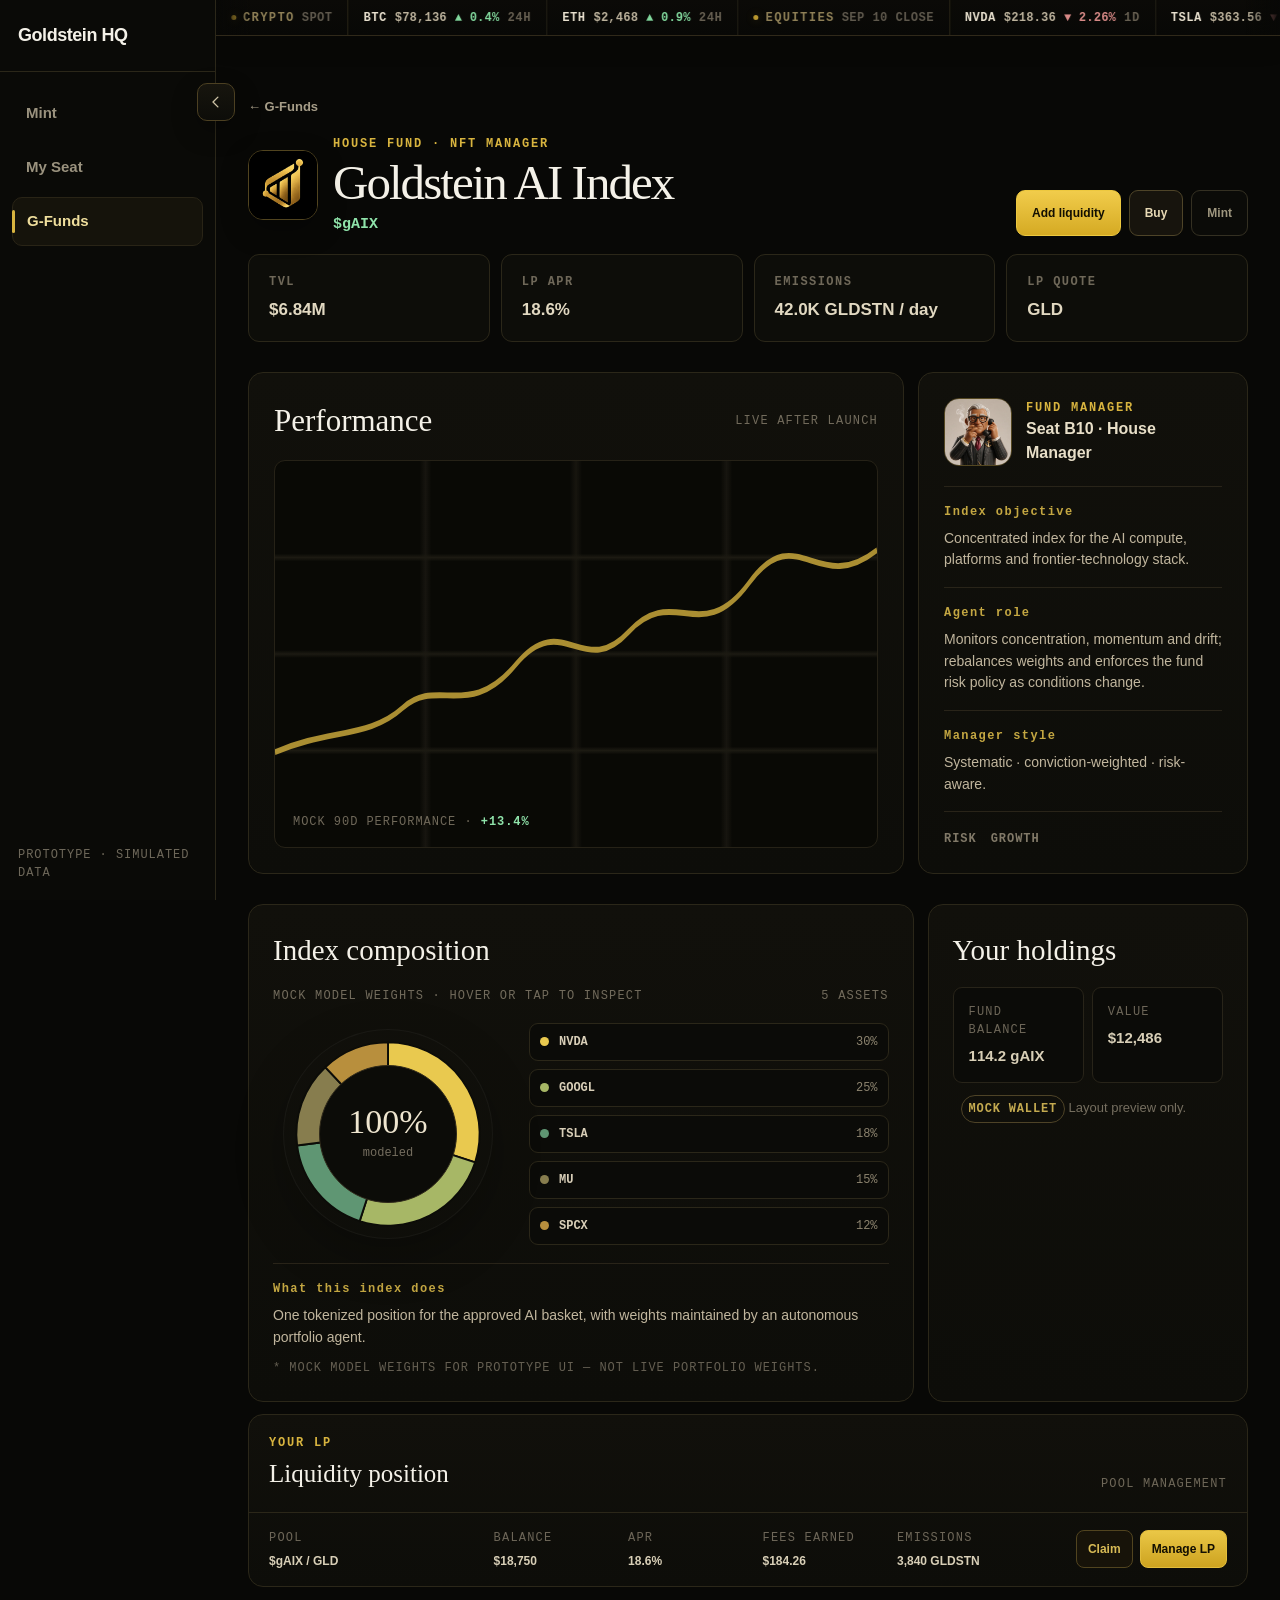
<file: fund-detail.html>
<!doctype html>
<html lang="en">
<head>
<meta charset="utf-8" />
<meta name="viewport" content="width=device-width,initial-scale=1" />
<meta name="theme-color" content="#080806" />
<title>Goldstein HQ — Fund</title>
<script>
/* Restore the desktop sidebar preference before first paint. */
try {
  if (localStorage.getItem('goldsteinSidebarCollapsed') === '1' && window.matchMedia('(min-width:761px)').matches) {
    document.documentElement.classList.add('sidebarCollapsed');
  }
} catch (e) {}
</script>
<style>
:root{--bg:#080806;--panel:#11100b;--line:#2b2719;--gold:#d8b43f;--text:#f4f1e8;--muted:#918976;--soft:#756e5f;--green:#8fe3aa;--orange:#e6ad6f;--side:216px}*{box-sizing:border-box}html{background:var(--bg)}body{margin:0;background:var(--bg);color:var(--text);font-family:Inter,ui-sans-serif,-apple-system,BlinkMacSystemFont,"Segoe UI",sans-serif;line-height:1.5}button,a{font:inherit}button{cursor:pointer}h1,h2,h3{font-family:Georgia,"Times New Roman",serif}.mono{font-family:ui-monospace,SFMono-Regular,Menlo,Monaco,Consolas,monospace}.prototype{position:fixed;z-index:80;left:var(--side);right:0;top:0;min-height:34px;padding:7px 18px;display:flex;align-items:center;justify-content:center;background:#9a7d1c;color:#130f03;font-size:12px;font-weight:800;letter-spacing:.105em;text-transform:uppercase;text-align:center}.sidebar{position:fixed;z-index:90;left:0;top:0;bottom:0;width:var(--side);background:#0a0a07;border-right:1px solid var(--line);display:flex;flex-direction:column}.brand{height:72px;display:flex;align-items:center;padding:0 18px;border-bottom:1px solid var(--line)}.brandText{font-size:18px;font-weight:850;letter-spacing:-.025em}.nav{padding:18px 12px;display:grid;gap:7px}.nav a{position:relative;color:#9a927e;text-decoration:none;padding:12px 14px;border-radius:10px;font-size:15px;font-weight:650}.nav a.active{background:#15130b;color:#f0df9d;border:1px solid #292416}.nav a.active:before{content:"";position:absolute;left:-1px;top:12px;bottom:12px;width:3px;border-radius:4px;background:var(--gold)}.sideMeta{margin-top:auto;padding:0 18px 18px;color:#6e685a;font-size:12px;letter-spacing:.08em;text-transform:uppercase}.mobileBar{display:none}main{margin-left:var(--side);padding-top:34px}.shell{width:min(1160px,calc(100% - 56px));margin:0 auto;padding:28px 0 80px}.back{display:inline-flex;margin-bottom:18px;color:#a69d88;text-decoration:none;font-size:12px;font-weight:800}.top{display:grid;grid-template-columns:minmax(0,1fr) auto;gap:24px;align-items:end;margin-bottom:18px}.fundIdentity{display:flex;align-items:center;gap:15px}.pfp{width:64px;height:64px;flex:0 0 auto;border:1px solid #544721;border-radius:15px;background:radial-gradient(circle at 50% 31%,#cb9663 0 18%,transparent 19%),radial-gradient(circle at 50% 55%,#70462d 0 28%,transparent 29%),linear-gradient(145deg,#b68d60,#3b3026);box-shadow:inset 0 0 0 5px #0a0a07}.top.volatile .pfp{background:radial-gradient(circle at 50% 31%,#d29566 0 18%,transparent 19%),radial-gradient(circle at 50% 55%,#8d4a31 0 28%,transparent 29%),linear-gradient(145deg,#9a6540,#31251e)}.eyebrow{color:var(--gold);font-size:12px;font-weight:850;letter-spacing:.15em;text-transform:uppercase}.top h1{margin:5px 0 0;font-size:43px;line-height:1;font-weight:500;letter-spacing:-.04em}.ticker{margin-top:7px;color:var(--green);font-size:13px;font-weight:900}.volatile .ticker{color:var(--orange)}.topActions{display:flex;gap:8px;flex-wrap:wrap;justify-content:flex-end}.btn{height:44px;padding:0 15px;border-radius:9px;font-size:12px;font-weight:900}.lp{border:1px solid #edc83f;background:linear-gradient(#f1cc4b,#d5aa23);color:#130f02}.buy{border:1px solid #4e4428;background:#17140d;color:#e7d9b4}.mint{border:1px solid #343022;background:#0b0b08;color:#9f977f}.summary{display:grid;grid-template-columns:repeat(4,1fr);gap:9px;margin-bottom:28px}.stat{padding:16px 18px;border:1px solid var(--line);border-radius:11px;background:#0d0d09}.stat small{display:block;color:#6f6859;font-size:12px;font-weight:850;letter-spacing:.12em;text-transform:uppercase}.stat strong{display:block;margin-top:6px;color:#e1d8c1;font-size:15px}.mainGrid{display:grid;grid-template-columns:minmax(0,1.5fr) minmax(300px,.5fr);gap:12px;margin-bottom:30px}.card{border:1px solid var(--line);border-radius:15px;background:linear-gradient(180deg,#11100b,#0d0d09)}.chartCard{padding:22px}.cardTitle{display:flex;justify-content:space-between;gap:12px;align-items:center;margin-bottom:16px}.cardTitle h2{margin:0;font-size:27px;font-weight:500}.cardTitle span{color:#726b5c;font-size:12px;letter-spacing:.1em;text-transform:uppercase}.chart{height:260px;position:relative;overflow:hidden;border:1px solid #262217;border-radius:11px;background:linear-gradient(to bottom,transparent 24%,#1c1a12 25%,transparent 26%,transparent 49%,#1c1a12 50%,transparent 51%,transparent 74%,#1c1a12 75%,transparent 76%),linear-gradient(to right,transparent 24%,#17150f 25%,transparent 26%,transparent 49%,#17150f 50%,transparent 51%,transparent 74%,#17150f 75%,transparent 76%),#090905}.chart svg{position:absolute;inset:0;width:100%;height:100%}.chartEmpty{position:absolute;left:18px;bottom:16px;color:#6f6859;font-size:12px;letter-spacing:.08em;text-transform:uppercase}.managerCard{padding:22px}.managerRow{display:flex;gap:12px;align-items:center}.managerRow .pfp{width:52px;height:52px;border-radius:12px}.managerCard h3{margin:16px 0 5px;font-size:22px;font-weight:500}.managerCard p{margin:0;color:#817968;font-size:12px}.risk{display:flex;align-items:center;gap:7px;margin-top:15px;color:#817968;font-size:12px;font-weight:850;text-transform:uppercase;letter-spacing:.08em}.dots{display:flex;gap:4px}.dots i{width:19px;height:4px;border-radius:999px;background:#2f2a1c}.dots i.on{background:#c7a332}.volatile .dots i.on{background:#c17243}.bottomGrid{display:grid;grid-template-columns:1fr 1fr;gap:12px}.infoCard{padding:20px}.infoCard h2{margin:0 0 14px;font-size:25px;font-weight:500}.chips{display:flex;flex-wrap:wrap;gap:6px}.chip{padding:7px 9px;border:1px solid #302b1d;border-radius:8px;background:#0a0a07;color:#aaa18d;font-size:12px;font-weight:800}.positionRow{display:grid;grid-template-columns:1fr 1fr;gap:8px}.positionItem{padding:13px;border:1px solid #282419;border-radius:9px;background:#0b0b08}.positionItem small{display:block;color:#6d6658;font-size:12px;letter-spacing:.1em;text-transform:uppercase}.positionItem strong{display:block;margin-top:6px;color:#d8cfb7;font-size:13px}.empty{margin-top:12px;color:#756e5f;font-size:12px}.modal{position:fixed;inset:0;z-index:140;display:grid;place-items:center;padding:18px;background:rgba(4,4,3,.78);backdrop-filter:blur(10px);opacity:0;pointer-events:none;transition:.18s}.modal.show{opacity:1;pointer-events:auto}.ticket{width:min(470px,100%);border:1px solid #4c3f20;border-radius:18px;background:linear-gradient(180deg,#13110b,#0c0c08);overflow:hidden}.ticketHead{display:flex;align-items:flex-start;justify-content:space-between;gap:20px;padding:22px;border-bottom:1px solid #2c2718}.ticketHead small{display:block;color:#c2a741;font-size:12px;font-weight:850;letter-spacing:.14em;text-transform:uppercase}.ticketHead h3{margin:6px 0 0;font-size:27px;font-weight:500}.close{width:38px;height:38px;border:1px solid #39311f;border-radius:9px;background:#0d0c08;color:#c8bea5;font-size:19px}.ticketBody{padding:20px 22px 22px}.ticketRow{display:flex;justify-content:space-between;gap:16px;padding:10px 0;border-bottom:1px solid #252116;color:#857d6a;font-size:12px}.ticketRow b{color:#d9cfb6}.amountWrap{position:relative;margin-top:16px}.amountWrap input{width:100%;height:54px;padding:0 64px 0 14px;border:1px solid #433923;border-radius:11px;background:#090905;color:#eee5cd;outline:none;font-size:18px}.amountWrap span{position:absolute;right:14px;top:50%;transform:translateY(-50%);color:#c2a63e;font-size:12px;font-weight:850}.preview{width:100%;height:50px;margin-top:12px;border:1px solid #e8c13d;border-radius:10px;background:linear-gradient(#f0cc4c,#d5aa23);color:#130f02;font-size:12px;font-weight:900}.toast{position:fixed;right:24px;bottom:24px;z-index:160;opacity:0;transform:translateY(9px);transition:.2s;padding:13px 15px;border:1px solid #4b401c;border-radius:11px;background:#15130c;color:#ddd4b9;font-size:13px}.toast.show{opacity:1;transform:none}
@media(max-width:1050px){:root{--side:88px}.brand{justify-content:center;padding:0}.brandText{font-size:0}.brandText:after{content:"HQ";font-size:16px;font-weight:900;color:#f0df9d}.nav a{text-align:center;padding-inline:8px}.nav a span{display:none}.nav a:after{font:850 12px/1 ui-monospace,SFMono-Regular,Menlo,monospace}.nav a[href="/app"]:after{content:"MINT"}.nav a[href="/app/my-seat"]:after{content:"SEAT"}.nav a[href="/app/funds"]:after{content:"FUNDS"}.sideMeta{display:none}.shell{width:min(980px,calc(100% - 36px))}.mainGrid{grid-template-columns:1fr}}
@media(max-width:760px){:root{--side:0px}.sidebar{display:none}.prototype{position:static;min-height:32px;font-size:12px;padding-inline:10px}.mobileBar{display:flex;position:sticky;top:0;z-index:97;height:62px;align-items:center;justify-content:space-between;padding:0 14px;border-bottom:1px solid var(--line);background:rgba(10,10,7,.96);backdrop-filter:blur(12px)}.mobileBrand{font-size:17px;font-weight:850}.mobileMenu{height:38px;padding:0 11px;border:1px solid #3c3420;border-radius:9px;background:#15130c;color:#d7cdb4;font-size:12px;font-weight:850}.mobileNav{display:none;position:fixed;z-index:96;top:62px;left:0;right:0;padding:9px 12px 13px;border-bottom:1px solid var(--line);background:#0b0b08}.mobileNav.show{display:grid;gap:6px}.mobileNav a{padding:12px;border:1px solid #272318;border-radius:9px;color:#cfc5ac;text-decoration:none;font-size:13px;font-weight:800}.mobileNav a.active{color:#f0d15e;border-color:#4d401f;background:#151209}main{margin-left:0;padding-top:0}.shell{width:calc(100% - 24px);padding:24px 0 64px}.top{grid-template-columns:1fr}.topActions{justify-content:flex-start}.summary{grid-template-columns:1fr 1fr}.bottomGrid{grid-template-columns:1fr}}
@media(max-width:500px){.top h1{font-size:36px}.fundIdentity{align-items:flex-start}.pfp{width:54px;height:54px}.topActions{display:grid;grid-template-columns:1fr 1fr}.topActions .lp{grid-column:1/-1}.summary{grid-template-columns:1fr 1fr}.chart{height:220px}.positionRow{grid-template-columns:1fr}}

.lpPositionPanel{margin-top:12px;overflow:hidden}.lpPositionHead{display:flex;align-items:end;justify-content:space-between;gap:16px;padding:19px 20px;border-bottom:1px solid var(--line)}.lpPositionHead h2{margin:3px 0 0;font-size:25px;font-weight:500}.lpPositionHead>span{color:#6e6758;font-size:12px;letter-spacing:.1em;text-transform:uppercase}.lpPositionRow{display:grid;grid-template-columns:minmax(150px,1.25fr) repeat(4,minmax(72px,.72fr)) minmax(170px,1.15fr);gap:12px;align-items:center;padding:16px 20px}.lpPositionRow small{display:block;color:#6d6658;font-size:12px;letter-spacing:.1em;text-transform:uppercase}.lpPositionRow strong{display:block;margin-top:5px;color:#d8cfb7;font-size:12px}.lpManageActions{display:flex;justify-content:flex-end;gap:7px}.lpManageActions button{height:38px;padding:0 11px;border-radius:8px;font-size:12px;font-weight:900}.claimLp{border:1px solid #51441f;background:#171309;color:#d8bb55}.manageLpDetail{border:1px solid #e2bd3c;background:linear-gradient(#eac746,#cda320);color:#130f02}.claimLp:disabled{opacity:.38;cursor:not-allowed}@media(max-width:760px){.lpPositionPanel{overflow-x:auto}.lpPositionHead,.lpPositionRow{min-width:760px}}


/* House manager NFT portrait */
.pfp{overflow:hidden;background:#0b0b08!important}
.pfp img{display:block;width:100%;height:100%;object-fit:cover;object-position:center}



/* Fund detail information design v3 */
.shell{width:min(1240px,calc(100% - 64px));padding-top:34px}.back{font-size:13px}.top h1{font-size:49px}.ticker{font-size:15px}.eyebrow{font-size:12px}.btn{height:46px;font-size:12px}.summary{gap:11px;margin-bottom:30px}.stat{padding:18px 20px}.stat small{font-size:12px}.stat strong{font-size:17px}.mainGrid{grid-template-columns:minmax(0,1.55fr) minmax(330px,.55fr);gap:14px}.chartCard,.managerCard{padding:25px}.cardTitle h2{font-size:31px}.cardTitle span{font-size:12px}.chart{height:285px}
.managerCard{display:flex;flex-direction:column}.managerRow{gap:14px}.managerRow .pfp{width:68px;height:68px;border-radius:15px}.managerRow strong{font-size:16px;color:#e8dfc8}.managerFacts{display:grid;gap:0;margin-top:20px;border-top:1px solid #292419}.managerFact{padding:16px 0;border-bottom:1px solid #292419}.managerFact small,.indexBrief small{display:block;color:#c4a742;font-size:12px;font-weight:850;letter-spacing:.12em}.managerFact p,.indexBrief p{margin:7px 0 0;color:#c1b69e;font-size:14px;line-height:1.55}.risk{margin-top:auto;padding-top:18px;font-size:12px}.dots i{width:22px;height:5px}
.bottomGrid{grid-template-columns:minmax(0,1.35fr) minmax(320px,.65fr);gap:14px}.infoCard{padding:24px}.infoCard h2{font-size:29px}.compositionTitle{align-items:flex-end;margin-bottom:18px}.compositionTitle>div>span{display:block;margin-top:4px}.compositionLayout{display:grid;grid-template-columns:230px 1fr;gap:26px;align-items:center}.donutWrap{display:grid;place-items:center}.donut{width:210px;aspect-ratio:1;border-radius:50%;position:relative;background:conic-gradient(#e9c94f 0 20%,#a7b766 20% 40%,#5f9673 40% 60%,#877d4e 60% 80%,#b88f3d 80% 100%);box-shadow:inset 0 0 0 1px rgba(255,255,255,.04),0 18px 50px rgba(0,0,0,.24)}.donut:after{content:"";position:absolute;inset:36px;border-radius:50%;background:#0c0c08;border:1px solid #2f291a}.donutCore{position:absolute;z-index:2;inset:0;display:grid;place-content:center;text-align:center}.donutCore strong{font:500 34px/1 Georgia,serif;color:#eee5cf}.donutCore span{margin-top:5px;color:#756e5f;font-size:12px}.legend{display:grid;gap:8px}.legendItem{display:grid;grid-template-columns:10px minmax(0,1fr) auto;gap:9px;align-items:center;padding:9px 10px;border:1px solid #2b2719;border-radius:9px;background:#0b0b08}.legendDot{width:9px;height:9px;border-radius:50%;background:var(--swatch)}.legendItem b{font-size:12px;color:#d9cfb8}.legendItem span{font-size:12px;color:#8d846f}.indexBrief{margin-top:18px;padding-top:16px;border-top:1px solid #292419}.compositionFoot{margin-top:11px;color:#655f52;font-size:12px;letter-spacing:.08em;text-transform:uppercase}.holdingsCard{align-self:stretch}.positionItem{padding:15px}.positionItem small{font-size:12px}.positionItem strong{font-size:15px}.empty{font-size:12px}
.top .pfp{width:70px;height:70px}.pfp img{display:block;width:100%;height:100%;object-fit:cover;object-position:center}
@media(max-width:1050px){.shell{width:min(1020px,calc(100% - 40px))}.mainGrid,.bottomGrid{grid-template-columns:1fr}.compositionLayout{grid-template-columns:210px 1fr}}
@media(max-width:760px){.shell{width:calc(100% - 24px);padding-top:24px}.top h1{font-size:40px}.top .pfp{width:60px;height:60px}.chartCard,.managerCard,.infoCard{padding:20px}.cardTitle h2,.infoCard h2{font-size:27px}.chart{height:235px}.compositionLayout{grid-template-columns:1fr}.donut{width:190px}.legend{width:100%}.managerFact p,.indexBrief p{font-size:13px}}



/* Interactive composition + mock market detail v4 */
.compositionNote,.cardTitle span,.stat small,.managerFact small,.indexBrief small,.positionItem small,.lpPositionRow small,.lpPositionHead>span{font-size:12px}
.chartEmpty,.risk,.compositionFoot{font-size:12px}.managerFact p,.indexBrief p{font-size:14px}.empty{font-size:13px}
.donut{background:none!important;overflow:visible}.compositionSvg{position:absolute;inset:0;width:100%;height:100%;overflow:visible;transform:rotate(0deg)}
.compositionSlice{stroke:#0c0c08;stroke-width:2;cursor:pointer;transition:opacity .16s ease,filter .16s ease,transform .16s ease;transform-origin:110px 110px;outline:none}
.compositionSlice:hover,.compositionSlice:focus,.compositionSlice.active{filter:brightness(1.22) drop-shadow(0 3px 8px rgba(0,0,0,.35));opacity:1;transform:scale(1.025)}
.compositionSvg.hasActive .compositionSlice:not(.active){opacity:.38}
.legendItem{width:100%;font:inherit;color:inherit;text-align:left;cursor:pointer;transition:border-color .15s,background .15s,transform .15s;outline:none}
.legendItem:hover,.legendItem:focus,.legendItem.active{border-color:#655522;background:#151208;transform:translateX(2px)}
.legendItem.active b{color:#f0d56f}.donutCore{pointer-events:none}.donutCore strong{transition:color .15s}.donut.inspecting .donutCore strong{color:#f1d05d}
.mockBadge{display:inline-flex;align-items:center;margin-left:8px;padding:4px 7px;border:1px solid #4e4327;border-radius:999px;color:#c4aa50;font-size:12px;font-weight:850;letter-spacing:.07em;text-transform:uppercase}
.mockPositive{color:#8fe3aa!important}.mockHot{color:#e6ad6f!important}


/* Site-wide type floor v4 */
html{-webkit-text-size-adjust:100%;text-size-adjust:100%}



/* House-fund logo identity v1 */
.fundIdentityLogo{position:relative;overflow:hidden;background:#020202!important;border-color:#51441f!important;box-shadow:0 10px 28px rgba(0,0,0,.28)!important}
.fundIdentityLogo img{position:absolute!important;left:50%;top:50%;width:132%!important;height:132%!important;max-width:none;transform:translate(-50%,-50%);object-fit:cover!important;object-position:center}


/* Performance chart spacing v1 */
.mainGrid{align-items:stretch}
.chartCard{display:flex;flex-direction:column;min-height:100%}
.chartCard .cardTitle{flex:0 0 auto}
.chartCard .chart{flex:1 1 auto;height:auto;min-height:360px}
@media(max-width:1050px){
  .chartCard{min-height:auto}
  .chartCard .chart{height:285px;min-height:285px;flex:none}
}
@media(max-width:760px){
  .chartCard .chart{height:235px;min-height:235px}
}

/* Goldstein liquidity / primary-market modal v6 */
.liquidityTicket{width:min(640px,100%);max-height:min(850px,calc(100vh - 30px));overflow:auto;border-color:#5a491f;background:radial-gradient(circle at 82% 0%,rgba(216,180,63,.08),transparent 30%),linear-gradient(180deg,#15130c,#0b0b08);box-shadow:0 36px 130px rgba(0,0,0,.58)}
.liquidityTicket .ticketHead{position:sticky;top:0;z-index:4;background:rgba(18,16,10,.96);backdrop-filter:blur(14px)}
.lpModeTabs{display:grid;grid-template-columns:repeat(3,1fr);gap:6px;padding:7px;border:1px solid #302a1c;border-radius:11px;background:#090905;margin-bottom:16px}.lpModeTab{height:42px;border:1px solid transparent;border-radius:8px;background:transparent;color:#8f8773;font-size:12px;font-weight:850;letter-spacing:.055em;text-transform:uppercase}.lpModeTab.active{border-color:#6c5720;background:#1b1608;color:#efcc51}
.lpStats{display:grid;grid-template-columns:repeat(3,1fr);gap:7px;margin-bottom:16px}.lpStat{padding:11px 12px;border:1px solid #292419;border-radius:9px;background:#0b0b08}.lpStat small{display:block;color:#766e5e;font-size:12px;letter-spacing:.09em;text-transform:uppercase}.lpStat b{display:block;margin-top:5px;color:#ddd3b9;font-size:13px}.lpStat b.green{color:#8fe3aa}
.lpSection{padding:15px;border:1px solid #30291b;border-radius:12px;background:#0c0c08}.lpSection+.lpSection{margin-top:9px}.lpSectionHead{display:flex;align-items:flex-end;justify-content:space-between;gap:12px;margin-bottom:11px}.lpSectionHead b{font-size:14px}.lpSectionHead span{color:#827968;font-size:12px}.rangePresets{display:grid;grid-template-columns:repeat(4,1fr);gap:6px}.rangePreset{height:38px;border:1px solid #302a1c;border-radius:8px;background:#0a0a07;color:#837b69;font-size:12px;font-weight:850;text-transform:uppercase}.rangePreset.active{border-color:#d8b43f;background:#171308;color:#edc94a}.rangeGrid,.depositGrid{display:grid;grid-template-columns:1fr 1fr;gap:8px;margin-top:10px}.fieldLabel{display:block;color:#827968;font-size:12px}.fieldBox{position:relative;margin-top:5px}.fieldBox input{width:100%;height:48px;padding:0 74px 0 12px;border:1px solid #403721;border-radius:9px;background:#090905;color:#eee4cc;outline:none;font-size:15px}.fieldBox input:focus{border-color:#8b7023}.fieldBox span{position:absolute;right:12px;top:50%;transform:translateY(-50%);color:#a59054;font-size:12px;font-weight:850}.quoteLine{display:flex;justify-content:space-between;gap:10px;margin-top:10px;color:#77705f;font-size:12px}.quoteLine b{color:#b8ad91}.aprBreakdown{display:grid;grid-template-columns:repeat(3,1fr);gap:7px}.aprItem{padding:11px 12px;border:1px solid #292419;border-radius:9px;background:#090905}.aprItem small{display:block;color:#726a5b;font-size:12px;text-transform:uppercase;letter-spacing:.08em}.aprItem strong{display:block;margin-top:5px;color:#d9cfb6;font-size:15px}.aprItem.total strong{color:#8fe3aa}
.lpPrimary{width:100%;height:50px;margin-top:12px;border:1px solid #e8c13d;border-radius:10px;background:linear-gradient(#f0cc4c,#d5aa23);color:#130f02;font-size:13px;font-weight:900}.lpFine{margin-top:9px;color:#706858;font-size:12px;text-align:center;line-height:1.5}.simpleTrade[hidden],.lpWorkspace[hidden],.withdrawPane[hidden],.collectPane[hidden],.addPane[hidden]{display:none!important}.simpleTrade{display:grid;gap:10px}.tradeSummary{padding:14px;border:1px solid #30291b;border-radius:11px;background:#0c0c08}.tradeSummary strong{display:block;font:500 23px/1.1 Georgia,'Times New Roman',serif}.tradeSummary span{display:block;margin-top:6px;color:#887f6b;font-size:12px;line-height:1.55}.tradeQuote{display:flex;justify-content:space-between;gap:12px;padding:11px 0;border-top:1px solid #272318;color:#847c69;font-size:12px}.tradeQuote b{color:#ded4ba}.withdrawQuick{display:grid;grid-template-columns:repeat(4,1fr);gap:6px;margin-top:10px}.withdrawQuick button{height:38px;border:1px solid #342e1e;border-radius:8px;background:#0a0a07;color:#9a917c;font-size:12px;font-weight:850}.withdrawQuick button.active{border-color:#d8b43f;color:#edc94a;background:#171308}.claimGrid{display:grid;grid-template-columns:1fr 1fr;gap:8px}.claimBox{padding:14px;border:1px solid #30291b;border-radius:10px;background:#090905}.claimBox small{display:block;color:#756d5d;font-size:12px;text-transform:uppercase}.claimBox strong{display:block;margin-top:7px;color:#e1d7bd;font-size:17px}.claimBox.emission strong{color:#8fe3aa}
@media(max-width:600px){.liquidityTicket{max-height:calc(100vh - 16px)}.lpStats,.aprBreakdown{grid-template-columns:1fr 1fr}.lpStats .lpStat:last-child,.aprBreakdown .aprItem:last-child{grid-column:1/-1}.rangeGrid,.depositGrid{grid-template-columns:1fr}.rangePresets{grid-template-columns:1fr 1fr}.ticketBody{padding:17px}.liquidityTicket .ticketHead{padding:18px}}


/* Collapsible Goldstein HQ sidebar */
:root{--sidebar-width:216px}
@media(min-width:761px) and (max-width:1050px){:root{--sidebar-width:88px}}
@media(min-width:761px){
  .sidebar{width:var(--sidebar-width)!important;transition:transform .22s cubic-bezier(.2,.75,.25,1),box-shadow .22s ease;will-change:transform}
  main{transition:margin-left .22s cubic-bezier(.2,.75,.25,1)}
  .prototype{transition:left .22s cubic-bezier(.2,.75,.25,1)}
  .sidebarToggle{position:fixed;z-index:101;top:83px;left:calc(var(--sidebar-width) - 19px);width:38px;height:38px;padding:0;display:grid;place-items:center;border:1px solid #4c4022;border-radius:10px;background:linear-gradient(180deg,#17150e,#0d0d09);color:#cfc4a7;box-shadow:0 10px 26px rgba(0,0,0,.28);transition:left .22s cubic-bezier(.2,.75,.25,1),background .16s,border-color .16s,transform .16s;color-scheme:dark}
  .sidebarToggle:hover{background:#1c180d;border-color:#745e20;color:#f0cf58;transform:translateY(-1px)}
  .sidebarToggle:focus-visible{outline:2px solid #e8c43f;outline-offset:3px}
  .sidebarToggle svg{width:18px;height:18px;transition:transform .22s cubic-bezier(.2,.75,.25,1)}
  html.sidebarCollapsed{--side:0px}
  html.sidebarCollapsed .sidebar{transform:translateX(calc(-1 * var(--sidebar-width)));box-shadow:none}
  html.sidebarCollapsed .sidebarToggle{left:12px}
  html.sidebarCollapsed .sidebarToggle svg{transform:rotate(180deg)}
}
@media(max-width:760px){.sidebarToggle{display:none!important}}
@media(prefers-reduced-motion:reduce){.sidebar,.sidebarToggle,.sidebarToggle svg,main,.prototype{transition:none!important}}


/* Goldstein market tape v1 */
.marketTape{
  position:fixed;z-index:80;left:var(--side);right:0;top:0;height:36px;overflow:hidden;
  border-bottom:1px solid #30291a;background:linear-gradient(180deg,#0b0a07,#080806);
  box-shadow:0 8px 24px rgba(0,0,0,.16);transition:left .22s cubic-bezier(.2,.75,.25,1)
}
.marketTape:before,.marketTape:after{content:"";position:absolute;z-index:3;top:0;bottom:0;width:34px;pointer-events:none}
.marketTape:before{left:0;background:linear-gradient(90deg,#080806,rgba(8,8,6,0))}
.marketTape:after{right:0;background:linear-gradient(270deg,#080806,rgba(8,8,6,0))}
.marketViewport{height:100%;overflow:hidden}
.marketTrack{display:flex;width:max-content;height:100%;transform:translateX(-50%);animation:goldsteinMarketRight 64s linear infinite;will-change:transform}
.marketGroup{display:flex;align-items:center;height:100%;flex:0 0 auto}
.marketGroupLabel{height:100%;display:flex;align-items:center;gap:7px;padding:0 15px;color:#8f8057;font-size:12px;font-weight:850;letter-spacing:.12em;text-transform:uppercase;border-right:1px solid #2b2618;white-space:nowrap}
.marketGroupLabel i{width:5px;height:5px;border-radius:50%;background:#b9972f;box-shadow:0 0 10px rgba(216,180,63,.28)}
.marketGroupLabel small{color:#5f594d;font:800 12px/1 ui-monospace,SFMono-Regular,Menlo,monospace;letter-spacing:.04em;text-transform:uppercase}
.marketGroupLabel.goldstein{color:#d2b84c;background:linear-gradient(90deg,rgba(216,180,63,.035),transparent)}
.marketItem{height:100%;display:flex;align-items:center;gap:8px;padding:0 15px;border-right:1px solid #242016;color:#bdb49f;text-decoration:none;white-space:nowrap;font:800 12px/1 ui-monospace,SFMono-Regular,Menlo,Monaco,Consolas,monospace;letter-spacing:.02em;transition:background .15s,color .15s}
.marketItem b{color:#e9e1cf;font-weight:900;letter-spacing:.045em}
.marketPrice{color:#bdb39d;font-variant-numeric:tabular-nums}
.marketChange{font-weight:900;font-variant-numeric:tabular-nums}.marketChange.up{color:#82d89d}.marketChange.down{color:#d88a87}
.marketItem small{color:#665f51;font-size:12px;font-weight:850;letter-spacing:.06em}
.marketItem.house{background:rgba(216,180,63,.025)}.marketItem.house b{color:#edca52}.marketItem.house:hover,.marketItem.house:focus-visible{background:rgba(216,180,63,.075);color:#f3e7c1;outline:none}
.marketTape:hover .marketTrack,.marketTape:focus-within .marketTrack{animation-play-state:paused}
@keyframes goldsteinMarketRight{from{transform:translateX(-50%)}to{transform:translateX(0)}}
main{padding-top:36px}
@media(max-width:760px){
  .marketTape{position:relative;left:0;right:auto;top:auto;width:100%;height:38px;box-shadow:none;transition:none}
  .marketTape:before,.marketTape:after{width:20px}
  .marketTrack{animation-duration:54s}
  .marketGroupLabel,.marketItem{padding-left:12px;padding-right:12px}
  main{padding-top:0}
}
@media(prefers-reduced-motion:reduce){
  .marketViewport{overflow-x:auto;scrollbar-width:none}.marketViewport::-webkit-scrollbar{display:none}
  .marketTrack{transform:none;animation:none}.marketGroup[aria-hidden="true"]{display:none}
}

</style>
</head>
<body>
<aside class="sidebar" id="appSidebar"><div class="brand"><span class="brandText">Goldstein HQ</span></div><nav class="nav"><a href="/app" target="_top"><span>Mint</span></a><a href="/app/my-seat" target="_top"><span>My Seat</span></a><a class="active" href="/app/funds" target="_top"><span>G-Funds</span></a></nav><div class="sideMeta mono">Prototype · simulated data</div></aside>
<button class="sidebarToggle" id="sidebarToggle" type="button" aria-controls="appSidebar" aria-expanded="true" aria-label="Hide sidebar" title="Hide sidebar">
  <svg viewBox="0 0 24 24" aria-hidden="true" focusable="false"><path d="M14.5 5.5 8 12l6.5 6.5" fill="none" stroke="currentColor" stroke-width="1.8" stroke-linecap="round" stroke-linejoin="round"/></svg>
</button>
<div class="mobileBar"><div class="mobileBrand">Goldstein HQ</div><button class="mobileMenu" id="mobileMenu">Menu</button></div><nav class="mobileNav" id="mobileNav"><a href="/app" target="_top">Mint</a><a href="/app/my-seat" target="_top">My Seat</a><a class="active" href="/app/funds" target="_top">G-Funds</a></nav>
<div class="marketTape" role="region" aria-label="Market snapshot. Crypto spot prices, September 10 equity close, and mock Goldstein fund data.">
  <div class="marketViewport">
    <div class="marketTrack">
      <div class="marketGroup">
  <span class="marketGroupLabel mono"><i></i>Crypto <small>spot</small></span>
  <span class="marketItem"><b>BTC</b><span class="marketPrice">$78,136</span><span class="marketChange up">▲ 0.4%</span><small>24H</small></span>
  <span class="marketItem"><b>ETH</b><span class="marketPrice">$2,468</span><span class="marketChange up">▲ 0.9%</span><small>24H</small></span>
  <span class="marketGroupLabel mono"><i></i>Equities <small>Sep 10 close</small></span>
  <span class="marketItem"><b>NVDA</b><span class="marketPrice">$218.36</span><span class="marketChange down">▼ 2.26%</span><small>1D</small></span>
  <span class="marketItem"><b>TSLA</b><span class="marketPrice">$363.56</span><span class="marketChange down">▼ 1.16%</span><small>1D</small></span>
  <span class="marketItem"><b>GOOGL</b><span class="marketPrice">$332.60</span><span class="marketChange up">▲ 0.59%</span><small>1D</small></span>
  <span class="marketItem"><b>AAPL</b><span class="marketPrice">$326.57</span><span class="marketChange up">▲ 3.56%</span><small>1D</small></span>
  <span class="marketItem"><b>MSFT</b><span class="marketPrice">$492.44</span><span class="marketChange up">▲ 0.16%</span><small>1D</small></span>
  <span class="marketItem"><b>AMZN</b><span class="marketPrice">$251.89</span><span class="marketChange down">▼ 0.20%</span><small>1D</small></span>
  <span class="marketGroupLabel goldstein mono"><i></i>Goldstein <small>mock</small></span>
  <a class="marketItem house" href="/app/funds/gaix" target="_top"><b>gAIX</b><span class="marketPrice">NAV $109.34</span><span class="marketChange up">▲ 13.4%</span><small>90D</small></a>
  <a class="marketItem house" href="/app/funds/gmemestonk" target="_top"><b>gMEMESTONK</b><span class="marketPrice">NAV $43.73</span><span class="marketChange up">▲ 27.9%</span><small>90D</small></a>
</div>
      <div class="marketGroup" aria-hidden="true">
  <span class="marketGroupLabel mono"><i></i>Crypto <small>spot</small></span>
  <span class="marketItem"><b>BTC</b><span class="marketPrice">$78,136</span><span class="marketChange up">▲ 0.4%</span><small>24H</small></span>
  <span class="marketItem"><b>ETH</b><span class="marketPrice">$2,468</span><span class="marketChange up">▲ 0.9%</span><small>24H</small></span>
  <span class="marketGroupLabel mono"><i></i>Equities <small>Sep 10 close</small></span>
  <span class="marketItem"><b>NVDA</b><span class="marketPrice">$218.36</span><span class="marketChange down">▼ 2.26%</span><small>1D</small></span>
  <span class="marketItem"><b>TSLA</b><span class="marketPrice">$363.56</span><span class="marketChange down">▼ 1.16%</span><small>1D</small></span>
  <span class="marketItem"><b>GOOGL</b><span class="marketPrice">$332.60</span><span class="marketChange up">▲ 0.59%</span><small>1D</small></span>
  <span class="marketItem"><b>AAPL</b><span class="marketPrice">$326.57</span><span class="marketChange up">▲ 3.56%</span><small>1D</small></span>
  <span class="marketItem"><b>MSFT</b><span class="marketPrice">$492.44</span><span class="marketChange up">▲ 0.16%</span><small>1D</small></span>
  <span class="marketItem"><b>AMZN</b><span class="marketPrice">$251.89</span><span class="marketChange down">▼ 0.20%</span><small>1D</small></span>
  <span class="marketGroupLabel goldstein mono"><i></i>Goldstein <small>mock</small></span>
  <a class="marketItem house" href="/app/funds/gaix" target="_top"><b>gAIX</b><span class="marketPrice">NAV $109.34</span><span class="marketChange up">▲ 13.4%</span><small>90D</small></a>
  <a class="marketItem house" href="/app/funds/gmemestonk" target="_top"><b>gMEMESTONK</b><span class="marketPrice">NAV $43.73</span><span class="marketChange up">▲ 27.9%</span><small>90D</small></a>
</div>
    </div>
  </div>
</div>
<main><div class="shell"><a class="back" href="/app/funds">← G-Funds</a>
<header class="top" id="top"><div class="fundIdentity"><div class="pfp fundIdentityLogo"><img id="fundLogoImage" src="/gAIX.png" alt="gAIX fund logo"></div><div><div class="eyebrow mono">House fund · NFT manager</div><h1 id="name">Goldstein AI Index</h1><div class="ticker mono" id="ticker">$gAIX</div></div></div><div class="topActions"><button class="btn lp" data-action="Add liquidity">Add liquidity</button><button class="btn buy" data-action="Buy">Buy</button><button class="btn mint" data-action="Mint at NAV">Mint</button></div></header>
<section class="summary"><div class="stat"><small class="mono">TVL</small><strong>—</strong></div><div class="stat"><small class="mono">LP APR</small><strong>—</strong></div><div class="stat"><small class="mono">Emissions</small><strong>—</strong></div><div class="stat"><small class="mono">LP quote</small><strong>GLD</strong></div></section>
<section class="mainGrid">
<article class="card chartCard"><div class="cardTitle"><h2>Performance</h2><span class="mono">Live after launch</span></div><div class="chart"><svg viewBox="0 0 800 260" preserveAspectRatio="none" aria-hidden="true"><path d="M0 190 C120 170 170 182 250 160 S390 158 460 132 S610 120 800 88" fill="none" stroke="rgba(216,180,63,.48)" stroke-width="3" stroke-dasharray="6 7"/></svg><div class="chartEmpty mono">Preview · performance history begins at launch</div></div></article>
<aside class="card managerCard">
  <div class="managerRow"><div class="pfp"><img id="managerImageCard" src="/b10.png" alt="Goldstein house manager NFT"></div><div><div class="eyebrow mono">Fund manager</div><strong id="managerName">Seat B10 · House Manager</strong></div></div>
  <div class="managerFacts">
    <div class="managerFact"><small class="mono">Index objective</small><p id="indexObjective">Concentrated AI infrastructure and frontier-technology exposure.</p></div>
    <div class="managerFact"><small class="mono">Agent role</small><p id="agentRole">Monitors weights, rebalances drift and enforces the fund risk policy.</p></div>
    <div class="managerFact"><small class="mono">Manager style</small><p id="managerStyle">Systematic · risk-aware · rules-based.</p></div>
  </div>
  <div class="risk mono"><span>Risk</span><div class="dots" id="riskDots"></div><span id="riskLabel">Growth</span></div>
</aside>
</section>
<section class="bottomGrid">
<article class="card infoCard compositionCard">
  <div class="cardTitle compositionTitle"><div><h2 id="basketTitle">Index composition</h2><span class="mono" id="compositionNote">Illustrative equal-weight view</span></div><span class="mono">5 assets</span></div>
  <div class="compositionLayout"><div class="donutWrap"><div class="donut" id="donut"><svg id="compositionSvg" class="compositionSvg" viewBox="0 0 220 220" role="img" aria-label="Mock index composition"></svg><div class="donutCore"><strong id="donutValue">100%</strong><span class="mono" id="donutLabel">modeled</span></div></div></div><div class="legend" id="legend"></div></div>
  <div class="indexBrief"><small class="mono">What this index does</small><p id="indexBrief">Bundles the approved basket into one tokenized fund position.</p></div>
<div class="compositionFoot mono">* Mock model weights for prototype UI — not live portfolio weights.</div></article>
<article class="card infoCard holdingsCard"><h2>Your holdings</h2><div class="positionRow"><div class="positionItem"><small class="mono">Fund balance</small><strong>—</strong></div><div class="positionItem"><small class="mono">Value</small><strong>—</strong></div></div><div class="empty">Connect wallet to load holdings.</div></article>
</section>
<section class="card lpPositionPanel" aria-label="Your LP position"><div class="lpPositionHead"><div><div class="eyebrow mono">Your LP</div><h2>Liquidity position</h2></div><span class="mono">Pool management</span></div><div class="lpPositionRow"><div><small class="mono">Pool</small><strong id="lpPair">$gAIX / GLD</strong></div><div><small class="mono">Balance</small><strong>—</strong></div><div><small class="mono">APR</small><strong>—</strong></div><div><small class="mono">Fees earned</small><strong>—</strong></div><div><small class="mono">Emissions</small><strong>—</strong></div><div class="lpManageActions"><button class="claimLp" disabled>Claim</button><button class="manageLpDetail" data-action="Manage LP">Manage LP</button></div></div></section>
</div></main>
<div class="modal" id="modal" aria-hidden="true"><section class="ticket liquidityTicket" role="dialog" aria-modal="true" aria-labelledby="modalTicker"><div class="ticketHead"><div><small class="mono" id="actionLabel">Add liquidity</small><h3 id="modalTicker">$gAIX</h3></div><button class="close" id="close" aria-label="Close">×</button></div><div class="ticketBody">
<div class="lpWorkspace" id="lpWorkspace">
  <div class="lpModeTabs"><button class="lpModeTab active" data-lp-mode="add">Add liquidity</button><button class="lpModeTab" data-lp-mode="withdraw">Withdraw</button><button class="lpModeTab" data-lp-mode="collect">Collect</button></div>
  <div class="lpStats"><div class="lpStat"><small class="mono">Pool</small><b class="mono" id="ticketFund">$gAIX / GLD</b></div><div class="lpStat"><small class="mono">TVL</small><b id="ticketTvl">$6.84M</b></div><div class="lpStat"><small class="mono">LP APR</small><b class="green" id="ticketApr">18.6%</b></div></div>
  <div class="addPane" id="addPane"><div class="lpSection"><div class="lpSectionHead"><b>Price range</b><span class="mono" id="rangeStatus">Wide · in range</span></div><div class="rangePresets"><button class="rangePreset" data-range="full">Full</button><button class="rangePreset active" data-range="wide">Wide</button><button class="rangePreset" data-range="medium">Medium</button><button class="rangePreset" data-range="tight">Tight</button></div><div class="rangeGrid"><label class="fieldLabel">Lower<div class="fieldBox"><input id="rangeLower" inputmode="decimal"><span class="mono">GLD</span></div></label><label class="fieldLabel">Upper<div class="fieldBox"><input id="rangeUpper" inputmode="decimal"><span class="mono">GLD</span></div></label></div></div>
  <div class="lpSection"><div class="lpSectionHead"><b>Deposit assets</b><span>Mock pool quote</span></div><div class="depositGrid"><label class="fieldLabel"><span id="fundDepositLabel">gAIX</span><div class="fieldBox"><input id="fundDeposit" inputmode="decimal" placeholder="0.00"><span class="mono" id="fundDepositUnit">gAIX</span></div></label><label class="fieldLabel">GLD<div class="fieldBox"><input id="quoteDeposit" inputmode="decimal" placeholder="0.00"><span class="mono">GLD</span></div></label></div><div class="quoteLine"><span>Mock pool price</span><b id="poolQuote">0.03645 GLD / gAIX</b></div></div>
  <div class="lpSection"><div class="aprBreakdown"><div class="aprItem"><small class="mono">Fees APR</small><strong id="feeApr">6.8%</strong></div><div class="aprItem"><small class="mono">Emissions APR</small><strong id="emissionApr">11.8%</strong></div><div class="aprItem total"><small class="mono">Total LP APR</small><strong id="totalApr">18.6%</strong></div></div></div></div>
  <div class="withdrawPane" id="withdrawPane" hidden><div class="lpSection"><div class="lpSectionHead"><b>Your LP position</b><span class="mono">Mock balance</span></div><div class="tradeSummary"><strong id="withdrawBalance">$18,750</strong><span>Choose how much liquidity to remove from the fund / GLD pool.</span></div><div class="withdrawQuick"><button data-withdraw="25">25%</button><button data-withdraw="50">50%</button><button data-withdraw="75">75%</button><button data-withdraw="100">Max</button></div></div></div>
  <div class="collectPane" id="collectPane" hidden><div class="lpSection"><div class="lpSectionHead"><b>Claimable</b><span class="mono">Mock position</span></div><div class="claimGrid"><div class="claimBox"><small class="mono">Trading fees</small><strong id="claimFeesValue">$184.26</strong></div><div class="claimBox emission"><small class="mono">Emissions</small><strong id="claimEmissionsValue">3,840 GLDSTN</strong></div></div></div></div>
</div>
<div class="simpleTrade" id="simpleTrade" hidden><div class="lpStats"><div class="lpStat"><small class="mono" id="simpleMarketLabel">Market</small><b class="mono" id="simpleMarket">$gAIX / GLD</b></div><div class="lpStat"><small class="mono" id="simplePriceLabel">Pool price</small><b id="simplePrice">0.03645 GLD</b></div><div class="lpStat"><small class="mono">Pay with</small><b id="payAsset">GLD</b></div></div><div class="tradeSummary"><strong id="simpleTitle">Buy $gAIX</strong><span id="simpleCopy">Acquire the fund from the secondary market using GLD.</span></div><div class="amountWrap"><input id="amount" inputmode="decimal" placeholder="0.00" aria-label="Amount"><span class="mono" id="amountUnit">GLD</span></div><div class="tradeQuote"><span>Estimated receive</span><b id="simpleReceive">—</b></div></div>
<button class="lpPrimary" id="preview">Add liquidity</button><div class="lpFine" id="ticketNote">Prototype only · mock routing, range and position data.</div></div></section></div><div class="toast" id="toast"></div>
<script>
(()=>{
const $=id=>document.getElementById(id);
const meme=location.pathname.includes('gmemestonk');
const data=meme?{
  name:'Meme Index',ticker:'gMEMESTONK',manager:'Seat B17 · House Manager',managerImg:'/b17.png',logoImg:'/gMEMESTOCK.png',risk:5,label:'High',
  objective:'High-beta basket of internet-native and meme-market exposure.',
  agent:'Rebalances the approved basket as signals and liquidity change, within the fund risk limits.',
  brief:'Packages five internet-native assets into one actively supervised onchain index.',
  chips:['AI','BONER','MOO','OPTIMUS','MEME'],
  colors:['#e58a4a','#d06842','#aa4f3e','#8e633c','#d9a149']
}:{
  name:'Goldstein AI Index',ticker:'gAIX',manager:'Seat B10 · House Manager',managerImg:'/b10.png',logoImg:'/gAIX.png',risk:3,label:'Growth',
  objective:'Concentrated AI infrastructure and frontier-technology exposure.',
  agent:'Monitors basket weights, rebalances drift and enforces the fund risk policy.',
  brief:'Bundles the approved AI-infrastructure basket into one tokenized fund position.',
  chips:['NVDA','TSLA','MU','GOOGL','SPCX'],
  colors:['#e9c94f','#a7b766','#5f9673','#877d4e','#b88f3d']
};
if(meme)$('top').classList.add('volatile');
$('fundLogoImage').src=data.logoImg;$('fundLogoImage').alt='$'+data.ticker+' fund logo';
$('managerImageCard').src=data.managerImg;$('managerImageCard').alt=data.manager+', manager of $'+data.ticker;
$('managerName').textContent=data.manager;
document.title='Goldstein HQ — '+data.name;
$('name').textContent=data.name;$('ticker').textContent='$'+data.ticker;$('modalTicker').textContent='$'+data.ticker;$('pair').textContent='$'+data.ticker+' / GLD';$('lpPair').textContent='$'+data.ticker+' / GLD';
$('indexObjective').textContent=data.objective;$('agentRole').textContent=data.agent;$('indexBrief').textContent=data.brief;$('riskLabel').textContent=data.label;
$('basketTitle').textContent='Index composition';
$('riskDots').innerHTML=[1,2,3,4,5].map(x=>`<i class="${x<=data.risk?'on':''}"></i>`).join('');
$('legend').innerHTML=data.chips.map((x,i)=>`<div class="legendItem"><i class="legendDot" style="--swatch:${data.colors[i]}"></i><b class="mono">${x}</b><span class="mono">20%*</span></div>`).join('');
$('donut').style.background=`conic-gradient(${data.colors.map((c,i)=>`${c} ${i*20}% ${(i+1)*20}%`).join(',')})`;
$('compositionNote').textContent='Illustrative equal-weight view · final weights follow manager policy';
const toast=t=>{$('toast').textContent=t;$('toast').classList.add('show');clearTimeout(window.__t);window.__t=setTimeout(()=>$('toast').classList.remove('show'),1600)};
$('mobileMenu').onclick=()=>$('mobileNav').classList.toggle('show');document.querySelectorAll('#mobileNav a').forEach(a=>a.onclick=()=>$('mobileNav').classList.remove('show'));
document.querySelectorAll('[data-action]').forEach(b=>b.onclick=()=>{$('actionLabel').textContent=b.dataset.action;$('amount').value='';$('modal').classList.add('show')});
$('close').onclick=()=>$('modal').classList.remove('show');$('modal').onclick=e=>{if(e.target===$('modal'))$('modal').classList.remove('show')};
$('preview').onclick=()=>{const v=Number($('amount').value);if(!Number.isFinite(v)||v<=0)return toast('Enter an amount.');$('modal').classList.remove('show');toast('Preview only · simulated.')};
})();
</script>

<script>
/* Interactive mock fund model v4 — all values are prototype data. */
(()=>{
  const $=id=>document.getElementById(id);
  const meme=location.pathname.includes('gmemestonk');
  const d=meme?{
    ticker:'gMEMESTONK',tvl:'$2.31M',apr:'32.4%',emissions:'58.5K GLDSTN / day',perf:'+27.9%',
    holding:'86.4 gMEMESTONK',value:'$3,778',lp:'$7,420',fees:'$96.84',earned:'2,960 GLDSTN',
    objective:'High-beta index for internet-native, meme and attention-driven markets.',
    agent:'Scores momentum, liquidity and volatility; rebalances the approved basket while enforcing exposure and drawdown limits.',
    style:'Fast-reacting · momentum-aware · volatility constrained.',
    brief:'One tokenized position for a five-asset meme-market basket, continuously supervised by the fund agent.',
    assets:[['AI',26,'#e58a4a'],['BONER',18,'#d06842'],['MOO',16,'#aa4f3e'],['OPTIMUS',22,'#8e633c'],['MEME',18,'#d9a149']],
    path:'M0 204 C70 177 118 202 165 158 S260 174 315 123 S410 152 465 96 S570 134 630 68 S716 94 800 42'
  }:{
    ticker:'gAIX',tvl:'$6.84M',apr:'18.6%',emissions:'42.0K GLDSTN / day',perf:'+13.4%',
    holding:'114.2 gAIX',value:'$12,486',lp:'$18,750',fees:'$184.26',earned:'3,840 GLDSTN',
    objective:'Concentrated index for the AI compute, platforms and frontier-technology stack.',
    agent:'Monitors concentration, momentum and drift; rebalances weights and enforces the fund risk policy as conditions change.',
    style:'Systematic · conviction-weighted · risk-aware.',
    brief:'One tokenized position for the approved AI basket, with weights maintained by an autonomous portfolio agent.',
    assets:[['NVDA',30,'#e9c94f'],['GOOGL',25,'#a7b766'],['TSLA',18,'#5f9673'],['MU',15,'#877d4e'],['SPCX',12,'#b88f3d']],
    path:'M0 196 C72 180 124 187 170 166 S258 175 320 137 S410 148 470 115 S566 126 630 82 S720 92 800 60'
  };

  const stats=document.querySelectorAll('.summary .stat strong');
  if(stats.length>=4){stats[0].textContent=d.tvl;stats[1].textContent=d.apr;stats[2].textContent=d.emissions;stats[3].textContent='GLD';}
  if($('indexObjective'))$('indexObjective').textContent=d.objective;
  if($('agentRole'))$('agentRole').textContent=d.agent;
  if($('managerStyle'))$('managerStyle').textContent=d.style;
  if($('indexBrief'))$('indexBrief').textContent=d.brief;
  if($('compositionNote'))$('compositionNote').textContent='Mock model weights · hover or tap to inspect';

  const path=document.querySelector('.chart svg path');
  if(path){path.setAttribute('d',d.path);path.setAttribute('stroke',meme?'rgba(230,173,111,.78)':'rgba(216,180,63,.78)');path.setAttribute('stroke-dasharray','0');path.setAttribute('stroke-width','4');}
  const chartNote=document.querySelector('.chartEmpty');
  if(chartNote){chartNote.innerHTML=`Mock 90D performance · <strong class="${meme?'mockHot':'mockPositive'}">${d.perf}</strong>`;}

  const pos=document.querySelectorAll('.holdingsCard .positionItem strong');
  if(pos.length>=2){pos[0].textContent=d.holding;pos[1].textContent=d.value;}
  const empty=document.querySelector('.holdingsCard .empty');
  if(empty)empty.innerHTML='<span class="mockBadge mono">Mock wallet</span> Layout preview only.';

  const lpVals=document.querySelectorAll('.lpPositionRow strong');
  if(lpVals.length>=5){lpVals[0].textContent='$'+d.ticker+' / GLD';lpVals[1].textContent=d.lp;lpVals[2].textContent=d.apr;lpVals[3].textContent=d.fees;lpVals[4].textContent=d.earned;}
  const claim=document.querySelector('.claimLp');
  if(claim){claim.disabled=false;claim.onclick=()=>{const old=claim.textContent;claim.textContent='Claimed';setTimeout(()=>claim.textContent=old,1200);};}

  const donut=$('donut'), svg=$('compositionSvg'), legend=$('legend');
  if(!donut||!svg||!legend)return;
  donut.style.background='none';
  legend.innerHTML='';svg.innerHTML='';
  const NS='http://www.w3.org/2000/svg', cx=110,cy=110,ro=96,ri=59;
  const point=(r,a)=>{const rad=(a-90)*Math.PI/180;return [cx+r*Math.cos(rad),cy+r*Math.sin(rad)]};
  const ring=(start,end)=>{const p1=point(ro,start),p2=point(ro,end),p3=point(ri,end),p4=point(ri,start),large=end-start>180?1:0;return `M ${p1[0]} ${p1[1]} A ${ro} ${ro} 0 ${large} 1 ${p2[0]} ${p2[1]} L ${p3[0]} ${p3[1]} A ${ri} ${ri} 0 ${large} 0 ${p4[0]} ${p4[1]} Z`;};
  let angle=0, locked=null;
  const slices=[];
  const activate=i=>{slices.forEach((s,x)=>s.classList.toggle('active',x===i));[...legend.children].forEach((n,x)=>n.classList.toggle('active',x===i));svg.classList.add('hasActive');donut.classList.add('inspecting');$('donutValue').textContent=d.assets[i][1]+'%';$('donutLabel').textContent=d.assets[i][0];};
  const reset=()=>{slices.forEach(s=>s.classList.remove('active'));[...legend.children].forEach(n=>n.classList.remove('active'));svg.classList.remove('hasActive');donut.classList.remove('inspecting');$('donutValue').textContent='100%';$('donutLabel').textContent='modeled';};
  d.assets.forEach(([name,w,color],i)=>{
    const start=angle,end=angle+w*3.6;angle=end;
    const path=document.createElementNS(NS,'path');path.setAttribute('d',ring(start,end));path.setAttribute('fill',color);path.setAttribute('class','compositionSlice');path.setAttribute('tabindex','0');path.setAttribute('role','button');path.setAttribute('aria-label',`${name}, ${w}% mock weight`);svg.appendChild(path);slices.push(path);
    const row=document.createElement('button');row.type='button';row.className='legendItem';row.innerHTML=`<i class="legendDot" style="--swatch:${color}"></i><b class="mono">${name}</b><span class="mono">${w}%</span>`;legend.appendChild(row);
    const enter=()=>activate(i),leave=()=>{if(locked===null)reset()};
    path.addEventListener('mouseenter',enter);path.addEventListener('mouseleave',leave);path.addEventListener('focus',enter);path.addEventListener('blur',leave);
    row.addEventListener('mouseenter',enter);row.addEventListener('mouseleave',leave);row.addEventListener('focus',enter);row.addEventListener('blur',leave);
    const toggle=()=>{locked=locked===i?null:i;locked===null?reset():activate(i)};path.addEventListener('click',toggle);row.addEventListener('click',toggle);
  });
  donut.addEventListener('mouseleave',()=>{if(locked===null)reset()});
})();
</script>


<script>
/* Detail ticket mock sync v4.1 */
(()=>{
 const meme=location.pathname.includes('gmemestonk');
 const d=meme?{tvl:'$2.31M',apr:'32.4%',emissions:'58.5K GLDSTN / day'}:{tvl:'$6.84M',apr:'18.6%',emissions:'42.0K GLDSTN / day'};
 const rows=[...document.querySelectorAll('#modal .ticketRow')];
 if(rows[1])rows[1].querySelector('b').textContent=d.tvl;
 if(rows[2])rows[2].querySelector('b').textContent=d.apr;
 if(rows[3])rows[3].querySelector('b').textContent=d.emissions;
})();
</script>

<script>
/* Goldstein action-ticket controller v6 */
(()=>{
 const $=id=>document.getElementById(id),modal=$('modal');if(!modal)return;
 const mock={gaix:{ticker:'gAIX',nav:109.34,pool:0.03645,tvl:'$6.84M',apr:'18.6%',feeApr:'6.8%',emissionApr:'11.8%',lp:'$18,750',fees:'$184.26',earned:'3,840 GLDSTN'},meme:{ticker:'gMEMESTONK',nav:43.73,pool:0.01458,tvl:'$2.31M',apr:'32.4%',feeApr:'12.7%',emissionApr:'19.7%',lp:'$7,420',fees:'$96.84',earned:'2,960 GLDSTN'}};
 let state={action:'Add liquidity',d:mock.gaix,lpMode:'add'};
 const toast=t=>{const e=$('toast');if(!e)return;e.textContent=t;e.classList.add('show');clearTimeout(window.__gt);window.__gt=setTimeout(()=>e.classList.remove('show'),1700)};
 const dataFor=f=>String(f||location.pathname).toLowerCase().includes('meme')?mock.meme:mock.gaix;
 function setRange(mode){const p=state.d.pool,m={full:[p*.05,p*20],wide:[p*.65,p*1.35],medium:[p*.82,p*1.18],tight:[p*.92,p*1.08]},v=m[mode]||m.wide;$('rangeLower').value=v[0].toFixed(5);$('rangeUpper').value=v[1].toFixed(5);$('rangeStatus').textContent=(mode==='medium'?'Balanced':mode[0].toUpperCase()+mode.slice(1))+' · in range';modal.querySelectorAll('.rangePreset').forEach(b=>b.classList.toggle('active',b.dataset.range===mode));}
 function setLpMode(mode){state.lpMode=mode;modal.querySelectorAll('.lpModeTab').forEach(b=>b.classList.toggle('active',b.dataset.lpMode===mode));$('addPane').hidden=mode!=='add';$('withdrawPane').hidden=mode!=='withdraw';$('collectPane').hidden=mode!=='collect';$('preview').textContent=mode==='add'?'Add liquidity':mode==='withdraw'?'Preview withdrawal':'Collect fees + emissions';}
 function configure(action,fund){state.action=action;state.d=dataFor(fund);const d=state.d;$('actionLabel').textContent=action;$('modalTicker').textContent='$'+d.ticker;$('ticketFund').textContent='$'+d.ticker+' / GLD';$('ticketTvl').textContent=d.tvl;$('ticketApr').textContent=d.apr;$('fundDepositLabel').textContent=d.ticker;$('fundDepositUnit').textContent=d.ticker;$('poolQuote').textContent=d.pool.toFixed(5)+' GLD / '+d.ticker;$('feeApr').textContent=d.feeApr;$('emissionApr').textContent=d.emissionApr;$('totalApr').textContent=d.apr;$('withdrawBalance').textContent=d.lp;$('claimFeesValue').textContent=d.fees;$('claimEmissionsValue').textContent=d.earned;
  const isLp=action==='Add liquidity'||action==='Manage LP';$('lpWorkspace').hidden=!isLp;$('simpleTrade').hidden=isLp;if(isLp){setLpMode('add');setRange('wide');$('fundDeposit').value='';$('quoteDeposit').value='';}else{const mint=action==='Mint at NAV';$('simpleMarketLabel').textContent=mint?'Primary market':'Market';$('simpleMarket').textContent=mint?'$'+d.ticker+' · NAV':'$'+d.ticker+' / GLD';$('simplePriceLabel').textContent=mint?'NAV':'Pool price';$('simplePrice').textContent=mint?'$'+d.nav.toFixed(2):d.pool.toFixed(5)+' GLD';$('payAsset').textContent=mint?'USDG':'GLD';$('amountUnit').textContent=mint?'USDG':'GLD';$('simpleTitle').textContent=mint?'Mint $'+d.ticker+' at NAV':'Buy $'+d.ticker;$('simpleCopy').textContent=mint?'Seat-holder primary mint. Pay USDG and receive fund tokens at net asset value.':'Acquire the fund from the secondary market using GLD.';$('amount').value='';$('simpleReceive').textContent='—';$('preview').textContent=mint?'Mint at NAV':'Preview buy';}
  modal.classList.add('show');modal.setAttribute('aria-hidden','false');}
 function close(){modal.classList.remove('show');modal.setAttribute('aria-hidden','true')}
 document.querySelectorAll('[data-action]').forEach(b=>b.onclick=e=>{e.stopPropagation();configure(b.dataset.action,b.dataset.fund)});
 modal.querySelectorAll('.lpModeTab').forEach(b=>b.onclick=()=>setLpMode(b.dataset.lpMode));modal.querySelectorAll('.rangePreset').forEach(b=>b.onclick=()=>setRange(b.dataset.range));
 $('fundDeposit').oninput=()=>{const v=Number($('fundDeposit').value);$('quoteDeposit').value=Number.isFinite(v)&&v>0?(v*state.d.pool).toFixed(5):''};$('quoteDeposit').oninput=()=>{const v=Number($('quoteDeposit').value);$('fundDeposit').value=Number.isFinite(v)&&v>0?(v/state.d.pool).toFixed(4):''};
 $('amount').oninput=()=>{const v=Number($('amount').value),mint=state.action==='Mint at NAV',px=mint?state.d.nav:state.d.pool;$('simpleReceive').textContent=Number.isFinite(v)&&v>0?(v/px).toFixed(4)+' '+state.d.ticker:'—'};
 modal.querySelectorAll('[data-withdraw]').forEach(b=>b.onclick=()=>{modal.querySelectorAll('[data-withdraw]').forEach(x=>x.classList.remove('active'));b.classList.add('active');$('ticketNote').textContent=b.dataset.withdraw+'% of mock LP position selected.'});
 document.addEventListener('click',e=>{const b=e.target.closest('.manageLp');if(!b)return;const row=b.closest('.lpRow');const txt=row?row.textContent:'';configure('Manage LP',txt.includes('MEME')?'gMEMESTONK':'gAIX')});
 $('preview').onclick=()=>{if(!$('lpWorkspace').hidden){if(state.lpMode==='add'){const v=Number($('quoteDeposit').value);if(!Number.isFinite(v)||v<=0)return toast('Enter a liquidity amount.');close();toast('Liquidity deposit · simulated.')}else if(state.lpMode==='withdraw'){close();toast('LP withdrawal · simulated.')}else{close();toast('Fees + emissions collected · simulated.')}}else{const v=Number($('amount').value);if(!Number.isFinite(v)||v<=0)return toast('Enter an amount.');close();toast((state.action==='Mint at NAV'?'NAV mint with USDG':'Secondary buy with GLD')+' · simulated.')}};
 $('close').onclick=close;modal.onclick=e=>{if(e.target===modal)close()};document.addEventListener('keydown',e=>{if(e.key==='Escape'&&modal.classList.contains('show'))close()});
})();
</script>
<script>
/* Persisted desktop sidebar controller. Mobile keeps the existing menu behavior. */
(()=>{
  const root=document.documentElement,btn=document.getElementById('sidebarToggle');
  if(!btn)return;
  const mq=window.matchMedia('(min-width:761px)');
  const stored=()=>{try{return localStorage.getItem('goldsteinSidebarCollapsed')==='1'}catch(e){return false}};
  const save=v=>{try{localStorage.setItem('goldsteinSidebarCollapsed',v?'1':'0')}catch(e){}};
  const sync=()=>{
    const collapsed=mq.matches&&root.classList.contains('sidebarCollapsed');
    const label=collapsed?'Show sidebar':'Hide sidebar';
    btn.setAttribute('aria-expanded',String(!collapsed));
    btn.setAttribute('aria-label',label);
    btn.title=label;
  };
  btn.addEventListener('click',()=>{
    if(!mq.matches)return;
    const collapsed=root.classList.toggle('sidebarCollapsed');
    save(collapsed);sync();
  });
  const onBreakpoint=()=>{
    if(!mq.matches)root.classList.remove('sidebarCollapsed');
    else root.classList.toggle('sidebarCollapsed',stored());
    sync();
  };
  if(mq.addEventListener)mq.addEventListener('change',onBreakpoint);else mq.addListener(onBreakpoint);
  onBreakpoint();
})();
</script>

</body>
</html>
</file>
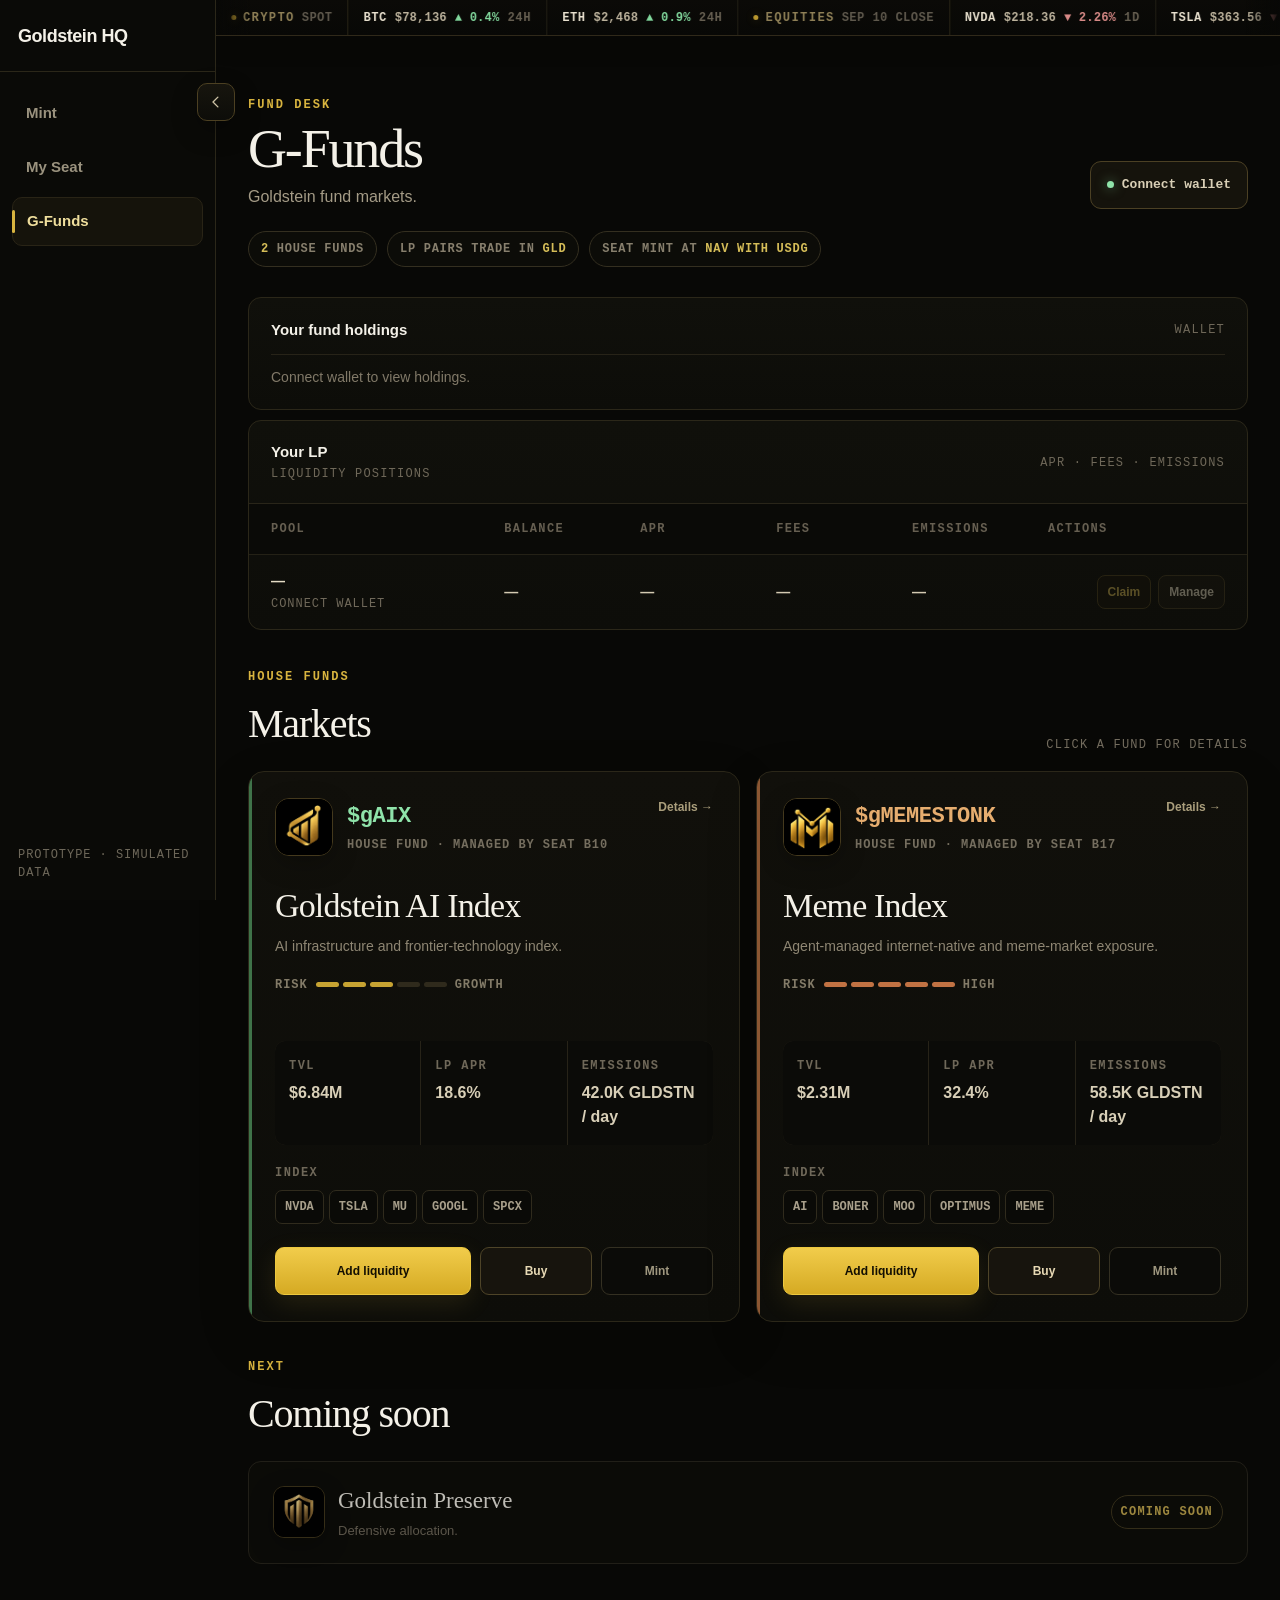
<file: funds.html>
<!doctype html>
<html lang="en">
<head>
<meta charset="utf-8" />
<meta name="viewport" content="width=device-width,initial-scale=1" />
<meta name="theme-color" content="#080806" />
<title>Goldstein HQ — G-Funds</title>
<meta name="description" content="Goldstein G-Funds primary market and liquidity dashboard." />
<script>
/* Restore the desktop sidebar preference before first paint. */
try {
  if (localStorage.getItem('goldsteinSidebarCollapsed') === '1' && window.matchMedia('(min-width:761px)').matches) {
    document.documentElement.classList.add('sidebarCollapsed');
  }
} catch (e) {}
</script>
<style>
:root{--bg:#080806;--panel:#11100b;--panel2:#0d0c09;--line:#2b2719;--line2:#40371f;--gold:#d8b43f;--gold2:#f3ce4a;--text:#f4f1e8;--muted:#aaa28d;--soft:#7f7868;--green:#8fe3aa;--orange:#e6ad6f;--side:216px;--shadow:0 24px 80px rgba(0,0,0,.28)}
*{box-sizing:border-box}html{background:var(--bg)}body{margin:0;background:var(--bg);color:var(--text);font-family:Inter,ui-sans-serif,-apple-system,BlinkMacSystemFont,"Segoe UI",sans-serif;line-height:1.5}button,input,a{font:inherit}button{cursor:pointer}h1,h2,h3{font-family:Georgia,"Times New Roman",serif}.mono{font-family:ui-monospace,SFMono-Regular,Menlo,Monaco,Consolas,monospace}
.prototype{position:fixed;z-index:80;left:var(--side);right:0;top:0;min-height:34px;padding:7px 18px;display:flex;align-items:center;justify-content:center;background:#9a7d1c;color:#130f03;font-size:12px;font-weight:800;letter-spacing:.105em;text-transform:uppercase;text-align:center}.sidebar{position:fixed;z-index:90;left:0;top:0;bottom:0;width:var(--side);background:#0a0a07;border-right:1px solid var(--line);display:flex;flex-direction:column}.brand{height:72px;display:flex;align-items:center;padding:0 18px;border-bottom:1px solid var(--line)}.brandText{display:block;color:#f4f1e8;font-size:18px;font-weight:850;letter-spacing:-.025em;line-height:1}.nav{padding:18px 12px;display:grid;gap:7px}.nav a{position:relative;color:#9a927e;text-decoration:none;padding:12px 14px;border-radius:10px;font-size:15px;font-weight:650}.nav a:hover{background:#111008;color:#e6dfca}.nav a.active{background:#15130b;color:#f0df9d;border:1px solid #292416}.nav a.active:before{content:"";position:absolute;left:-1px;top:12px;bottom:12px;width:3px;border-radius:4px;background:var(--gold)}.sideMeta{margin-top:auto;padding:0 18px 18px;color:#6e685a;font-size:12px;letter-spacing:.08em;text-transform:uppercase}.mobileBar{display:none}
main{margin-left:var(--side);padding-top:34px}.shell{width:min(1160px,calc(100% - 56px));margin:0 auto;padding:28px 0 80px}.pageTop{display:flex;align-items:flex-end;justify-content:space-between;gap:24px;margin-bottom:18px}.eyebrow{margin-bottom:8px;color:var(--gold);font-size:12px;font-weight:850;letter-spacing:.17em;text-transform:uppercase}.pageTop h1{margin:0;font-size:46px;line-height:1;font-weight:500;letter-spacing:-.04em}.pageTop p{margin:9px 0 0;color:#918976;font-size:14px}.wallet{height:44px;padding:0 14px;border:1px solid #4b4024;border-radius:11px;background:#15130c;color:#d9cfb6;font-size:12px;font-weight:800}.wallet i{display:inline-block;width:7px;height:7px;margin-right:8px;border-radius:50%;background:var(--green);box-shadow:0 0 12px rgba(143,227,170,.55)}
.marketLine{display:flex;gap:8px;flex-wrap:wrap;margin-bottom:26px}.marketPill{padding:7px 10px;border:1px solid #342f20;border-radius:999px;background:#0c0c08;color:#877f6d;font-size:12px;font-weight:800;letter-spacing:.06em;text-transform:uppercase}.marketPill b{color:#d5bd58}
.positions{display:grid;grid-template-columns:1fr 1fr;gap:10px;margin-bottom:38px}.positionBox{padding:18px 20px;border:1px solid var(--line);border-radius:13px;background:linear-gradient(180deg,#10100b,#0d0d09)}.positionHead{display:flex;align-items:center;justify-content:space-between;gap:12px}.positionHead b{font-size:13px}.positionHead span{color:#6f6859;font-size:12px;letter-spacing:.1em;text-transform:uppercase}.empty{margin-top:12px;padding-top:12px;border-top:1px solid #272318;color:#817968;font-size:12px}
.sectionHead{display:flex;justify-content:space-between;gap:18px;align-items:flex-end;margin-bottom:14px}.sectionHead h2{margin:0;font-size:34px;font-weight:500;letter-spacing:-.03em}.sectionHead p{margin:4px 0 0;color:#817968;font-size:12px}.sectionTag{color:#746d5f;font-size:12px;letter-spacing:.1em;text-transform:uppercase}.fundsGrid{display:grid;grid-template-columns:1fr 1fr;gap:12px;margin-bottom:36px}.fundCard{position:relative;overflow:hidden;border:1px solid var(--line);border-radius:16px;background:linear-gradient(180deg,#11100b,#0d0d09);box-shadow:0 18px 54px rgba(0,0,0,.14);transition:.18s;cursor:pointer}.fundCard:hover{transform:translateY(-2px);border-color:#4a4026}.fundCard:before{content:"";position:absolute;left:0;top:0;bottom:0;width:3px;background:#3f7349}.fundCard.volatile:before{background:#8b5632}.fundMain{padding:22px}.fundHead{display:flex;align-items:flex-start;justify-content:space-between;gap:14px}.manager{display:flex;align-items:center;gap:12px;min-width:0}.managerPfp{width:48px;height:48px;flex:0 0 auto;border:1px solid #544721;border-radius:12px;background:radial-gradient(circle at 50% 31%,#cb9663 0 18%,transparent 19%),radial-gradient(circle at 50% 55%,#70462d 0 28%,transparent 29%),linear-gradient(145deg,#b68d60,#3b3026);box-shadow:inset 0 0 0 4px #0a0a07}.volatile .managerPfp{background:radial-gradient(circle at 50% 31%,#d29566 0 18%,transparent 19%),radial-gradient(circle at 50% 55%,#8d4a31 0 28%,transparent 29%),linear-gradient(145deg,#9a6540,#31251e)}.managerMeta{min-width:0}.ticker{color:var(--green);font-size:19px;font-weight:900;letter-spacing:-.02em}.volatile .ticker{color:var(--orange)}.managerMeta small{display:block;margin-top:3px;color:#756e5f;font-size:12px;font-weight:800;letter-spacing:.08em;text-transform:uppercase}.detailsLink{flex:0 0 auto;color:#aa9e7c;font-size:12px;font-weight:800}.fundCard h3{margin:20px 0 5px;font-size:29px;font-weight:500;letter-spacing:-.025em}.fundDesc{margin:0;color:#8e8673;font-size:12px}.riskLine{display:flex;align-items:center;gap:8px;margin-top:15px;color:#837b68;font-size:12px;font-weight:850;letter-spacing:.08em;text-transform:uppercase}.riskDots{display:flex;gap:4px}.riskDots i{width:20px;height:4px;border-radius:999px;background:#2f2a1c}.riskDots i.on{background:#c7a332}.volatile .riskDots i.on{background:#c17243}.metrics{display:grid;grid-template-columns:repeat(3,1fr);gap:1px;margin:18px 22px 0;background:#272318;border-radius:10px;overflow:hidden}.metric{padding:14px 12px;background:#0b0b08}.metric small{display:block;color:#6f6859;font-size:12px;font-weight:850;letter-spacing:.12em;text-transform:uppercase}.metric strong{display:block;margin-top:6px;color:#d8cfb7;font-size:13px}.holdings{margin:16px 22px 0}.holdingsLabel{margin-bottom:8px;color:#6f6859;font-size:12px;font-weight:850;letter-spacing:.12em;text-transform:uppercase}.chips{display:flex;flex-wrap:wrap;gap:5px}.holding{padding:6px 8px;border:1px solid #302b1d;border-radius:7px;background:#0a0a07;color:#a89f8b;font-size:12px;font-weight:800}.actions{display:grid;grid-template-columns:1.4fr .8fr .8fr;gap:8px;padding:20px 22px 22px}.action{height:44px;border-radius:9px;font-size:12px;font-weight:900}.lp{border:1px solid #edc83f;background:linear-gradient(#f1cc4b,#d5aa23);color:#130f02;box-shadow:0 8px 26px rgba(216,180,63,.12)}.buy{border:1px solid #4e4428;background:#17140d;color:#e7d9b4}.mint{border:1px solid #343022;background:#0b0b08;color:#9f977f}.action:hover{filter:brightness(1.04)}
.coming{display:flex;align-items:center;justify-content:space-between;gap:18px;padding:19px 21px;border:1px solid #2a271e;border-radius:13px;background:#0d0d09;opacity:.78}.comingLeft{display:flex;align-items:center;gap:13px}.comingIcon{width:42px;height:42px;border-radius:11px;border:1px solid #393322;background:linear-gradient(145deg,#242015,#0b0b08)}.coming h3{margin:0;font-size:20px;font-weight:500}.coming p{margin:3px 0 0;color:#756e5f;font-size:12px}.comingBadge{padding:7px 9px;border:1px solid #41391f;border-radius:999px;color:#c9ad50;font-size:12px;font-weight:850;letter-spacing:.1em;text-transform:uppercase}
.modal{position:fixed;inset:0;z-index:140;display:grid;place-items:center;padding:18px;background:rgba(4,4,3,.78);backdrop-filter:blur(10px);opacity:0;pointer-events:none;transition:.18s}.modal.show{opacity:1;pointer-events:auto}.ticket{width:min(500px,100%);border:1px solid #4c3f20;border-radius:18px;background:linear-gradient(180deg,#13110b,#0c0c08);box-shadow:0 34px 120px rgba(0,0,0,.5);overflow:hidden}.ticketHead{display:flex;align-items:flex-start;justify-content:space-between;gap:20px;padding:22px;border-bottom:1px solid #2c2718}.ticketHead small{display:block;color:#c2a741;font-size:12px;font-weight:850;letter-spacing:.14em;text-transform:uppercase}.ticketHead h3{margin:6px 0 0;font-size:28px;font-weight:500}.close{width:38px;height:38px;border:1px solid #39311f;border-radius:9px;background:#0d0c08;color:#c8bea5;font-size:19px}.ticketBody{padding:20px 22px 22px}.ticketRow{display:flex;justify-content:space-between;gap:16px;padding:10px 0;border-bottom:1px solid #252116;color:#857d6a;font-size:12px}.ticketRow b{color:#d9cfb6}.amountWrap{position:relative;margin-top:16px}.amountWrap input{width:100%;height:54px;padding:0 64px 0 14px;border:1px solid #433923;border-radius:11px;background:#090905;color:#eee5cd;outline:none;font-size:18px}.amountWrap span{position:absolute;right:14px;top:50%;transform:translateY(-50%);color:#c2a63e;font-size:12px;font-weight:850}.preview{width:100%;height:50px;margin-top:12px;border:1px solid #e8c13d;border-radius:10px;background:linear-gradient(#f0cc4c,#d5aa23);color:#130f02;font-size:12px;font-weight:900}.ticketNote{margin-top:9px;color:#6f6859;font-size:12px;text-align:center}.toast{position:fixed;right:24px;bottom:24px;z-index:160;opacity:0;transform:translateY(9px);transition:.2s;padding:13px 15px;border:1px solid #4b401c;border-radius:11px;background:#15130c;color:#ddd4b9;font-size:13px}.toast.show{opacity:1;transform:none}
@media(max-width:1050px){:root{--side:88px}.brand{justify-content:center;padding:0}.brandText{font-size:0}.brandText:after{content:"HQ";font-size:16px;font-weight:900;color:#f0df9d}.nav a{text-align:center;padding-inline:8px}.nav a span{display:none}.nav a:after{font:850 12px/1 ui-monospace,SFMono-Regular,Menlo,monospace}.nav a[href="/app"]:after{content:"MINT"}.nav a[href="/app/my-seat"]:after{content:"SEAT"}.nav a[href="/app/funds"]:after{content:"FUNDS"}.sideMeta{display:none}.shell{width:min(980px,calc(100% - 36px))}.fundsGrid{grid-template-columns:1fr}}
@media(max-width:760px){:root{--side:0px}.sidebar{display:none}.prototype{position:static;min-height:32px;font-size:12px;padding-inline:10px}.mobileBar{display:flex;position:sticky;top:0;z-index:97;height:62px;align-items:center;justify-content:space-between;padding:0 14px;border-bottom:1px solid var(--line);background:rgba(10,10,7,.96);backdrop-filter:blur(12px)}.mobileBrand{font-size:17px;font-weight:850;letter-spacing:-.02em}.mobileMenu{height:38px;padding:0 11px;border:1px solid #3c3420;border-radius:9px;background:#15130c;color:#d7cdb4;font-size:12px;font-weight:850}.mobileNav{display:none;position:fixed;z-index:96;top:62px;left:0;right:0;padding:9px 12px 13px;border-bottom:1px solid var(--line);background:#0b0b08;box-shadow:0 18px 40px rgba(0,0,0,.28)}.mobileNav.show{display:grid;gap:6px}.mobileNav a{padding:12px;border:1px solid #272318;border-radius:9px;color:#cfc5ac;text-decoration:none;font-size:13px;font-weight:800}.mobileNav a.active{color:#f0d15e;border-color:#4d401f;background:#151209}main{margin-left:0;padding-top:0}.shell{width:calc(100% - 24px);padding:24px 0 64px}.pageTop{align-items:flex-start}.pageTop h1{font-size:39px}.pageTop p{font-size:13px}.wallet{height:40px;padding-inline:11px}.positions{grid-template-columns:1fr}.actions{grid-template-columns:1fr 1fr}.actions .lp{grid-column:1/-1}.coming{align-items:flex-start}.comingBadge{white-space:nowrap}}
@media(max-width:500px){.pageTop{display:grid}.pageTop .wallet{justify-self:start}.fundMain{padding:19px}.metrics,.holdings{margin-left:19px;margin-right:19px}.metrics{grid-template-columns:1fr 1fr}.metric:last-child{grid-column:1/-1}.actions{padding:18px 19px 20px}.sectionHead{display:grid}.fundCard h3{font-size:27px}.coming{display:grid}.comingBadge{justify-self:start}}

/* Full-width LP management layer */
.positions{display:block;margin-bottom:38px}
.holdingsBox{margin-bottom:10px}
.lpPanel{overflow:hidden;border:1px solid var(--line);border-radius:13px;background:linear-gradient(180deg,#10100b,#0d0d09)}
.lpPanelHead{display:flex;align-items:center;justify-content:space-between;gap:16px;padding:17px 20px;border-bottom:1px solid #292519}
.lpPanelHead b{display:block;font-size:13px}.lpPanelHead span{display:block;margin-top:2px;color:#6f6859;font-size:12px;letter-spacing:.1em;text-transform:uppercase}.lpPanelHint{white-space:nowrap}
.lpTable{width:100%}.lpRow{display:grid;grid-template-columns:minmax(160px,1.25fr) repeat(4,minmax(70px,.7fr)) minmax(150px,1fr);gap:12px;align-items:center;padding:14px 20px;border-top:1px solid #242116}.lpRow:first-child{border-top:0}.lpLabels{padding-top:10px;padding-bottom:10px;background:#0a0a07;color:#665f51;font-size:12px;font-weight:850;letter-spacing:.11em;text-transform:uppercase}.lpRow>strong{color:#d4cab2;font-size:12px}.lpPool strong{display:block;color:#e5dcc6;font-size:12px}.lpPool small{display:block;margin-top:3px;color:#70695a;font-size:12px;letter-spacing:.08em;text-transform:uppercase}.lpRowActions{display:flex;justify-content:flex-end;gap:7px}.lpRowActions button{height:34px;padding:0 10px;border-radius:8px;font-size:12px;font-weight:900}.claimFees{border:1px solid #51441f;background:#171309;color:#d8bb55}.manageLp{border:1px solid #4b4024;background:#1a170f;color:#e8dfc5}.lpRowActions button:disabled{opacity:.38;cursor:not-allowed}
@media(max-width:760px){.lpPanel{overflow-x:auto}.lpPanelHead{min-width:690px}.lpTable{min-width:690px}.positions{margin-bottom:32px}}


/* House manager NFT portraits */
.managerPfp{overflow:hidden;background:#0b0b08!important}
.managerPfp img{display:block;width:100%;height:100%;object-fit:cover;object-position:center}



/* G-Funds visual balance v3 */
.shell{width:min(1240px,calc(100% - 64px));padding-top:36px}
.pageTop{margin-bottom:22px}.eyebrow{font-size:12px}.pageTop h1{font-size:54px}.pageTop p{font-size:16px;color:#a49b86}.wallet{height:48px;padding:0 16px;font-size:13px}
.marketLine{gap:10px;margin-bottom:30px}.marketPill{padding:8px 12px;font-size:12px}
.positionBox{padding:21px 22px}.positionHead b{font-size:15px}.positionHead span{font-size:12px}.empty{font-size:14px}
.lpPanelHead{padding:20px 22px}.lpPanelHead b{font-size:15px}.lpPanelHead span{font-size:12px}.lpRow{padding:16px 22px}.lpLabels{font-size:12px}.lpRow>strong,.lpPool strong{font-size:13px}.lpPool small{font-size:12px}
.sectionHead{margin-bottom:17px}.sectionHead h2{font-size:40px}.sectionTag{font-size:12px}
.fundsGrid{gap:16px}.fundMain{padding:26px}.fundHead{gap:16px}.managerPfp{width:58px;height:58px;border-radius:14px}.manager{gap:14px}.ticker{font-size:22px}.managerMeta small{font-size:12px}.detailsLink{font-size:12px}.fundCard h3{margin-top:24px;font-size:34px}.fundDesc{font-size:14px;line-height:1.55}.riskLine{margin-top:18px;font-size:12px}.riskDots i{width:23px;height:5px}.metrics{margin:21px 26px 0}.metric{padding:16px 14px}.metric small{font-size:12px}.metric strong{font-size:15px}.holdings{margin:19px 26px 0}.holdingsLabel{font-size:12px}.holding{padding:7px 9px;font-size:12px}.actions{padding:23px 26px 26px;gap:9px}.action{height:48px;font-size:12px}.coming{padding:22px 24px}.coming h3{font-size:23px}.coming p{font-size:13px}
@media(max-width:1050px){.shell{width:min(1020px,calc(100% - 40px))}}
@media(max-width:760px){.shell{width:calc(100% - 24px);padding-top:26px}.pageTop h1{font-size:43px}.pageTop p{font-size:14px}.sectionHead h2{font-size:34px}.fundMain{padding:21px}.managerPfp{width:52px;height:52px}.ticker{font-size:20px}.fundCard h3{font-size:30px}.fundDesc{font-size:13px}.metrics,.holdings{margin-left:21px;margin-right:21px}.actions{padding:20px 21px 22px}}



/* Mock market data + readable overview v4 */
.metric strong{font-size:16px}.metric small,.holdingsLabel,.managerMeta small,.riskLine{font-size:12px}
.lpLabels{font-size:12px}.lpPool small,.lpPanelHead span{font-size:12px}.lpRow>strong,.lpPool strong{font-size:14px}
.mockHoldingGrid{display:grid;grid-template-columns:1fr 1fr;gap:9px;margin-top:14px;padding-top:14px;border-top:1px solid #2a2619}
.mockHolding{display:grid;grid-template-columns:minmax(0,1fr) auto;gap:10px;align-items:center;padding:12px 13px;border:1px solid #2d291c;border-radius:10px;background:#0b0b08}
.mockHolding b{display:block;color:#ddd4bd;font-size:14px}.mockHolding small{display:block;margin-top:3px;color:#817968;font-size:12px}.mockHolding strong{color:#d7c67d;font-size:13px;white-space:nowrap}
.mockTag{display:inline-flex;align-items:center;padding:5px 7px;border:1px solid #4a4024;border-radius:999px;color:#bba65b;font-size:12px;font-weight:850;letter-spacing:.06em;text-transform:uppercase}
@media(max-width:650px){.mockHoldingGrid{grid-template-columns:1fr}.lpPanelHead{min-width:760px}.lpTable{min-width:760px}}


/* Site-wide type floor v4 */
html{-webkit-text-size-adjust:100%;text-size-adjust:100%}



/* House-fund logos v1 */
.managerPfp.fundLogo,.comingIcon.fundLogo{position:relative;overflow:hidden;background:#020202!important;border-color:#44391d;box-shadow:0 8px 26px rgba(0,0,0,.24)}
.managerPfp.fundLogo img,.comingIcon.fundLogo img{position:absolute;left:50%;top:50%;width:132%;height:132%;max-width:none;transform:translate(-50%,-50%);object-fit:cover;object-position:center}
.comingIcon.fundLogo{width:52px;height:52px;flex:0 0 52px}


/* Goldstein liquidity / primary-market modal v6 */
.liquidityTicket{width:min(640px,100%);max-height:min(850px,calc(100vh - 30px));overflow:auto;border-color:#5a491f;background:radial-gradient(circle at 82% 0%,rgba(216,180,63,.08),transparent 30%),linear-gradient(180deg,#15130c,#0b0b08);box-shadow:0 36px 130px rgba(0,0,0,.58)}
.liquidityTicket .ticketHead{position:sticky;top:0;z-index:4;background:rgba(18,16,10,.96);backdrop-filter:blur(14px)}
.lpModeTabs{display:grid;grid-template-columns:repeat(3,1fr);gap:6px;padding:7px;border:1px solid #302a1c;border-radius:11px;background:#090905;margin-bottom:16px}.lpModeTab{height:42px;border:1px solid transparent;border-radius:8px;background:transparent;color:#8f8773;font-size:12px;font-weight:850;letter-spacing:.055em;text-transform:uppercase}.lpModeTab.active{border-color:#6c5720;background:#1b1608;color:#efcc51}
.lpStats{display:grid;grid-template-columns:repeat(3,1fr);gap:7px;margin-bottom:16px}.lpStat{padding:11px 12px;border:1px solid #292419;border-radius:9px;background:#0b0b08}.lpStat small{display:block;color:#766e5e;font-size:12px;letter-spacing:.09em;text-transform:uppercase}.lpStat b{display:block;margin-top:5px;color:#ddd3b9;font-size:13px}.lpStat b.green{color:#8fe3aa}
.lpSection{padding:15px;border:1px solid #30291b;border-radius:12px;background:#0c0c08}.lpSection+.lpSection{margin-top:9px}.lpSectionHead{display:flex;align-items:flex-end;justify-content:space-between;gap:12px;margin-bottom:11px}.lpSectionHead b{font-size:14px}.lpSectionHead span{color:#827968;font-size:12px}.rangePresets{display:grid;grid-template-columns:repeat(4,1fr);gap:6px}.rangePreset{height:38px;border:1px solid #302a1c;border-radius:8px;background:#0a0a07;color:#837b69;font-size:12px;font-weight:850;text-transform:uppercase}.rangePreset.active{border-color:#d8b43f;background:#171308;color:#edc94a}.rangeGrid,.depositGrid{display:grid;grid-template-columns:1fr 1fr;gap:8px;margin-top:10px}.fieldLabel{display:block;color:#827968;font-size:12px}.fieldBox{position:relative;margin-top:5px}.fieldBox input{width:100%;height:48px;padding:0 74px 0 12px;border:1px solid #403721;border-radius:9px;background:#090905;color:#eee4cc;outline:none;font-size:15px}.fieldBox input:focus{border-color:#8b7023}.fieldBox span{position:absolute;right:12px;top:50%;transform:translateY(-50%);color:#a59054;font-size:12px;font-weight:850}.quoteLine{display:flex;justify-content:space-between;gap:10px;margin-top:10px;color:#77705f;font-size:12px}.quoteLine b{color:#b8ad91}.aprBreakdown{display:grid;grid-template-columns:repeat(3,1fr);gap:7px}.aprItem{padding:11px 12px;border:1px solid #292419;border-radius:9px;background:#090905}.aprItem small{display:block;color:#726a5b;font-size:12px;text-transform:uppercase;letter-spacing:.08em}.aprItem strong{display:block;margin-top:5px;color:#d9cfb6;font-size:15px}.aprItem.total strong{color:#8fe3aa}
.lpPrimary{width:100%;height:50px;margin-top:12px;border:1px solid #e8c13d;border-radius:10px;background:linear-gradient(#f0cc4c,#d5aa23);color:#130f02;font-size:13px;font-weight:900}.lpFine{margin-top:9px;color:#706858;font-size:12px;text-align:center;line-height:1.5}.simpleTrade[hidden],.lpWorkspace[hidden],.withdrawPane[hidden],.collectPane[hidden],.addPane[hidden]{display:none!important}.simpleTrade{display:grid;gap:10px}.tradeSummary{padding:14px;border:1px solid #30291b;border-radius:11px;background:#0c0c08}.tradeSummary strong{display:block;font:500 23px/1.1 Georgia,'Times New Roman',serif}.tradeSummary span{display:block;margin-top:6px;color:#887f6b;font-size:12px;line-height:1.55}.tradeQuote{display:flex;justify-content:space-between;gap:12px;padding:11px 0;border-top:1px solid #272318;color:#847c69;font-size:12px}.tradeQuote b{color:#ded4ba}.withdrawQuick{display:grid;grid-template-columns:repeat(4,1fr);gap:6px;margin-top:10px}.withdrawQuick button{height:38px;border:1px solid #342e1e;border-radius:8px;background:#0a0a07;color:#9a917c;font-size:12px;font-weight:850}.withdrawQuick button.active{border-color:#d8b43f;color:#edc94a;background:#171308}.claimGrid{display:grid;grid-template-columns:1fr 1fr;gap:8px}.claimBox{padding:14px;border:1px solid #30291b;border-radius:10px;background:#090905}.claimBox small{display:block;color:#756d5d;font-size:12px;text-transform:uppercase}.claimBox strong{display:block;margin-top:7px;color:#e1d7bd;font-size:17px}.claimBox.emission strong{color:#8fe3aa}
@media(max-width:600px){.liquidityTicket{max-height:calc(100vh - 16px)}.lpStats,.aprBreakdown{grid-template-columns:1fr 1fr}.lpStats .lpStat:last-child,.aprBreakdown .aprItem:last-child{grid-column:1/-1}.rangeGrid,.depositGrid{grid-template-columns:1fr}.rangePresets{grid-template-columns:1fr 1fr}.ticketBody{padding:17px}.liquidityTicket .ticketHead{padding:18px}}


/* Collapsible Goldstein HQ sidebar */
:root{--sidebar-width:216px}
@media(min-width:761px) and (max-width:1050px){:root{--sidebar-width:88px}}
@media(min-width:761px){
  .sidebar{width:var(--sidebar-width)!important;transition:transform .22s cubic-bezier(.2,.75,.25,1),box-shadow .22s ease;will-change:transform}
  main{transition:margin-left .22s cubic-bezier(.2,.75,.25,1)}
  .prototype{transition:left .22s cubic-bezier(.2,.75,.25,1)}
  .sidebarToggle{position:fixed;z-index:101;top:83px;left:calc(var(--sidebar-width) - 19px);width:38px;height:38px;padding:0;display:grid;place-items:center;border:1px solid #4c4022;border-radius:10px;background:linear-gradient(180deg,#17150e,#0d0d09);color:#cfc4a7;box-shadow:0 10px 26px rgba(0,0,0,.28);transition:left .22s cubic-bezier(.2,.75,.25,1),background .16s,border-color .16s,transform .16s;color-scheme:dark}
  .sidebarToggle:hover{background:#1c180d;border-color:#745e20;color:#f0cf58;transform:translateY(-1px)}
  .sidebarToggle:focus-visible{outline:2px solid #e8c43f;outline-offset:3px}
  .sidebarToggle svg{width:18px;height:18px;transition:transform .22s cubic-bezier(.2,.75,.25,1)}
  html.sidebarCollapsed{--side:0px}
  html.sidebarCollapsed .sidebar{transform:translateX(calc(-1 * var(--sidebar-width)));box-shadow:none}
  html.sidebarCollapsed .sidebarToggle{left:12px}
  html.sidebarCollapsed .sidebarToggle svg{transform:rotate(180deg)}
}
@media(max-width:760px){.sidebarToggle{display:none!important}}
@media(prefers-reduced-motion:reduce){.sidebar,.sidebarToggle,.sidebarToggle svg,main,.prototype{transition:none!important}}


/* Goldstein market tape v1 */
.marketTape{
  position:fixed;z-index:80;left:var(--side);right:0;top:0;height:36px;overflow:hidden;
  border-bottom:1px solid #30291a;background:linear-gradient(180deg,#0b0a07,#080806);
  box-shadow:0 8px 24px rgba(0,0,0,.16);transition:left .22s cubic-bezier(.2,.75,.25,1)
}
.marketTape:before,.marketTape:after{content:"";position:absolute;z-index:3;top:0;bottom:0;width:34px;pointer-events:none}
.marketTape:before{left:0;background:linear-gradient(90deg,#080806,rgba(8,8,6,0))}
.marketTape:after{right:0;background:linear-gradient(270deg,#080806,rgba(8,8,6,0))}
.marketViewport{height:100%;overflow:hidden}
.marketTrack{display:flex;width:max-content;height:100%;transform:translateX(-50%);animation:goldsteinMarketRight 64s linear infinite;will-change:transform}
.marketGroup{display:flex;align-items:center;height:100%;flex:0 0 auto}
.marketGroupLabel{height:100%;display:flex;align-items:center;gap:7px;padding:0 15px;color:#8f8057;font-size:12px;font-weight:850;letter-spacing:.12em;text-transform:uppercase;border-right:1px solid #2b2618;white-space:nowrap}
.marketGroupLabel i{width:5px;height:5px;border-radius:50%;background:#b9972f;box-shadow:0 0 10px rgba(216,180,63,.28)}
.marketGroupLabel small{color:#5f594d;font:800 12px/1 ui-monospace,SFMono-Regular,Menlo,monospace;letter-spacing:.04em;text-transform:uppercase}
.marketGroupLabel.goldstein{color:#d2b84c;background:linear-gradient(90deg,rgba(216,180,63,.035),transparent)}
.marketItem{height:100%;display:flex;align-items:center;gap:8px;padding:0 15px;border-right:1px solid #242016;color:#bdb49f;text-decoration:none;white-space:nowrap;font:800 12px/1 ui-monospace,SFMono-Regular,Menlo,Monaco,Consolas,monospace;letter-spacing:.02em;transition:background .15s,color .15s}
.marketItem b{color:#e9e1cf;font-weight:900;letter-spacing:.045em}
.marketPrice{color:#bdb39d;font-variant-numeric:tabular-nums}
.marketChange{font-weight:900;font-variant-numeric:tabular-nums}.marketChange.up{color:#82d89d}.marketChange.down{color:#d88a87}
.marketItem small{color:#665f51;font-size:12px;font-weight:850;letter-spacing:.06em}
.marketItem.house{background:rgba(216,180,63,.025)}.marketItem.house b{color:#edca52}.marketItem.house:hover,.marketItem.house:focus-visible{background:rgba(216,180,63,.075);color:#f3e7c1;outline:none}
.marketTape:hover .marketTrack,.marketTape:focus-within .marketTrack{animation-play-state:paused}
@keyframes goldsteinMarketRight{from{transform:translateX(-50%)}to{transform:translateX(0)}}
main{padding-top:36px}
@media(max-width:760px){
  .marketTape{position:relative;left:0;right:auto;top:auto;width:100%;height:38px;box-shadow:none;transition:none}
  .marketTape:before,.marketTape:after{width:20px}
  .marketTrack{animation-duration:54s}
  .marketGroupLabel,.marketItem{padding-left:12px;padding-right:12px}
  main{padding-top:0}
}
@media(prefers-reduced-motion:reduce){
  .marketViewport{overflow-x:auto;scrollbar-width:none}.marketViewport::-webkit-scrollbar{display:none}
  .marketTrack{transform:none;animation:none}.marketGroup[aria-hidden="true"]{display:none}
}

</style>
</head>
<body>
<aside class="sidebar" id="appSidebar"><div class="brand"><span class="brandText">Goldstein HQ</span></div><nav class="nav"><a href="/app" target="_top"><span>Mint</span></a><a href="/app/my-seat" target="_top"><span>My Seat</span></a><a class="active" href="/app/funds" target="_top"><span>G-Funds</span></a></nav><div class="sideMeta mono">Prototype · simulated data</div></aside>
<button class="sidebarToggle" id="sidebarToggle" type="button" aria-controls="appSidebar" aria-expanded="true" aria-label="Hide sidebar" title="Hide sidebar">
  <svg viewBox="0 0 24 24" aria-hidden="true" focusable="false"><path d="M14.5 5.5 8 12l6.5 6.5" fill="none" stroke="currentColor" stroke-width="1.8" stroke-linecap="round" stroke-linejoin="round"/></svg>
</button>
<div class="mobileBar"><div class="mobileBrand">Goldstein HQ</div><button class="mobileMenu" id="mobileMenu">Menu</button></div>
<nav class="mobileNav" id="mobileNav"><a href="/app" target="_top">Mint</a><a href="/app/my-seat" target="_top">My Seat</a><a class="active" href="/app/funds" target="_top">G-Funds</a></nav>
<div class="marketTape" role="region" aria-label="Market snapshot. Crypto spot prices, September 10 equity close, and mock Goldstein fund data.">
  <div class="marketViewport">
    <div class="marketTrack">
      <div class="marketGroup">
  <span class="marketGroupLabel mono"><i></i>Crypto <small>spot</small></span>
  <span class="marketItem"><b>BTC</b><span class="marketPrice">$78,136</span><span class="marketChange up">▲ 0.4%</span><small>24H</small></span>
  <span class="marketItem"><b>ETH</b><span class="marketPrice">$2,468</span><span class="marketChange up">▲ 0.9%</span><small>24H</small></span>
  <span class="marketGroupLabel mono"><i></i>Equities <small>Sep 10 close</small></span>
  <span class="marketItem"><b>NVDA</b><span class="marketPrice">$218.36</span><span class="marketChange down">▼ 2.26%</span><small>1D</small></span>
  <span class="marketItem"><b>TSLA</b><span class="marketPrice">$363.56</span><span class="marketChange down">▼ 1.16%</span><small>1D</small></span>
  <span class="marketItem"><b>GOOGL</b><span class="marketPrice">$332.60</span><span class="marketChange up">▲ 0.59%</span><small>1D</small></span>
  <span class="marketItem"><b>AAPL</b><span class="marketPrice">$326.57</span><span class="marketChange up">▲ 3.56%</span><small>1D</small></span>
  <span class="marketItem"><b>MSFT</b><span class="marketPrice">$492.44</span><span class="marketChange up">▲ 0.16%</span><small>1D</small></span>
  <span class="marketItem"><b>AMZN</b><span class="marketPrice">$251.89</span><span class="marketChange down">▼ 0.20%</span><small>1D</small></span>
  <span class="marketGroupLabel goldstein mono"><i></i>Goldstein <small>mock</small></span>
  <a class="marketItem house" href="/app/funds/gaix" target="_top"><b>gAIX</b><span class="marketPrice">NAV $109.34</span><span class="marketChange up">▲ 13.4%</span><small>90D</small></a>
  <a class="marketItem house" href="/app/funds/gmemestonk" target="_top"><b>gMEMESTONK</b><span class="marketPrice">NAV $43.73</span><span class="marketChange up">▲ 27.9%</span><small>90D</small></a>
</div>
      <div class="marketGroup" aria-hidden="true">
  <span class="marketGroupLabel mono"><i></i>Crypto <small>spot</small></span>
  <span class="marketItem"><b>BTC</b><span class="marketPrice">$78,136</span><span class="marketChange up">▲ 0.4%</span><small>24H</small></span>
  <span class="marketItem"><b>ETH</b><span class="marketPrice">$2,468</span><span class="marketChange up">▲ 0.9%</span><small>24H</small></span>
  <span class="marketGroupLabel mono"><i></i>Equities <small>Sep 10 close</small></span>
  <span class="marketItem"><b>NVDA</b><span class="marketPrice">$218.36</span><span class="marketChange down">▼ 2.26%</span><small>1D</small></span>
  <span class="marketItem"><b>TSLA</b><span class="marketPrice">$363.56</span><span class="marketChange down">▼ 1.16%</span><small>1D</small></span>
  <span class="marketItem"><b>GOOGL</b><span class="marketPrice">$332.60</span><span class="marketChange up">▲ 0.59%</span><small>1D</small></span>
  <span class="marketItem"><b>AAPL</b><span class="marketPrice">$326.57</span><span class="marketChange up">▲ 3.56%</span><small>1D</small></span>
  <span class="marketItem"><b>MSFT</b><span class="marketPrice">$492.44</span><span class="marketChange up">▲ 0.16%</span><small>1D</small></span>
  <span class="marketItem"><b>AMZN</b><span class="marketPrice">$251.89</span><span class="marketChange down">▼ 0.20%</span><small>1D</small></span>
  <span class="marketGroupLabel goldstein mono"><i></i>Goldstein <small>mock</small></span>
  <a class="marketItem house" href="/app/funds/gaix" target="_top"><b>gAIX</b><span class="marketPrice">NAV $109.34</span><span class="marketChange up">▲ 13.4%</span><small>90D</small></a>
  <a class="marketItem house" href="/app/funds/gmemestonk" target="_top"><b>gMEMESTONK</b><span class="marketPrice">NAV $43.73</span><span class="marketChange up">▲ 27.9%</span><small>90D</small></a>
</div>
    </div>
  </div>
</div>
<main><div class="shell">
<header class="pageTop"><div><div class="eyebrow mono">Fund desk</div><h1>G-Funds</h1><p>Goldstein fund markets.</p></div><button class="wallet mono" id="walletBtn"><i></i>Connect wallet</button></header>
<div class="marketLine"><span class="marketPill mono"><b>2</b> house funds</span><span class="marketPill mono">LP pairs trade in <b>GLD</b></span><span class="marketPill mono">Seat mint at <b>NAV with USDG</b></span></div>

<section class="positions" aria-label="Your positions">
  <article class="positionBox holdingsBox"><div class="positionHead"><b>Your fund holdings</b><span class="mono">Wallet</span></div><div class="empty" id="fundHoldings">Connect wallet to view holdings.</div></article>
  <article class="lpPanel" aria-label="Your LP positions">
    <div class="lpPanelHead"><div><b>Your LP</b><span class="mono">Liquidity positions</span></div><span class="lpPanelHint mono">APR · fees · emissions</span></div>
    <div class="lpTable">
      <div class="lpRow lpLabels mono"><span>Pool</span><span>Balance</span><span>APR</span><span>Fees</span><span>Emissions</span><span>Actions</span></div>
      <div class="lpRow" id="lpPositions">
        <div class="lpPool"><strong>—</strong><small class="mono">Connect wallet</small></div>
        <strong>—</strong><strong>—</strong><strong>—</strong><strong>—</strong>
        <div class="lpRowActions"><button class="claimFees" disabled>Claim</button><button class="manageLp" disabled>Manage</button></div>
      </div>
    </div>
  </article>
</section>

<section>
  <div class="sectionHead"><div><div class="eyebrow mono">House funds</div><h2>Markets</h2></div><div class="sectionTag mono">Click a fund for details</div></div>
  <div class="fundsGrid">
    <article class="fundCard" data-href="/app/funds/gaix" tabindex="0" aria-label="Open Goldstein AI Index">
      <div class="fundMain"><div class="fundHead"><div class="manager"><div class="managerPfp fundLogo" aria-label="gAIX fund logo"><img src="/gAIX.png" alt="gAIX fund logo"></div><div class="managerMeta"><div class="ticker mono">$gAIX</div><small class="mono">House fund · managed by Seat B10</small></div></div><span class="detailsLink">Details →</span></div><h3>Goldstein AI Index</h3><p class="fundDesc">AI infrastructure and frontier-technology index.</p><div class="riskLine mono"><span>Risk</span><div class="riskDots"><i class="on"></i><i class="on"></i><i class="on"></i><i></i><i></i></div><span>Growth</span></div></div>
      <div class="metrics"><div class="metric"><small class="mono">TVL</small><strong>—</strong></div><div class="metric"><small class="mono">LP APR</small><strong>—</strong></div><div class="metric"><small class="mono">Emissions</small><strong>—</strong></div></div>
      <div class="holdings"><div class="holdingsLabel mono">Index</div><div class="chips"><span class="holding mono">NVDA</span><span class="holding mono">TSLA</span><span class="holding mono">MU</span><span class="holding mono">GOOGL</span><span class="holding mono">SPCX</span></div></div>
      <div class="actions"><button class="action lp" data-action="Add liquidity" data-fund="gAIX">Add liquidity</button><button class="action buy" data-action="Buy" data-fund="gAIX">Buy</button><button class="action mint" data-action="Mint at NAV" data-fund="gAIX">Mint</button></div>
    </article>

    <article class="fundCard volatile" data-href="/app/funds/gmemestonk" tabindex="0" aria-label="Open Goldstein Meme Stock Fund">
      <div class="fundMain"><div class="fundHead"><div class="manager"><div class="managerPfp fundLogo" aria-label="gMEMESTONK fund logo"><img src="/gMEMESTOCK.png" alt="gMEMESTONK fund logo"></div><div class="managerMeta"><div class="ticker mono">$gMEMESTONK</div><small class="mono">House fund · managed by Seat B17</small></div></div><span class="detailsLink">Details →</span></div><h3>Meme Index</h3><p class="fundDesc">Agent-managed internet-native and meme-market exposure.</p><div class="riskLine mono"><span>Risk</span><div class="riskDots"><i class="on"></i><i class="on"></i><i class="on"></i><i class="on"></i><i class="on"></i></div><span>High</span></div></div>
      <div class="metrics"><div class="metric"><small class="mono">TVL</small><strong>—</strong></div><div class="metric"><small class="mono">LP APR</small><strong>—</strong></div><div class="metric"><small class="mono">Emissions</small><strong>—</strong></div></div>
      <div class="holdings"><div class="holdingsLabel mono">Index</div><div class="chips"><span class="holding mono">AI</span><span class="holding mono">BONER</span><span class="holding mono">MOO</span><span class="holding mono">OPTIMUS</span><span class="holding mono">MEME</span></div></div>
      <div class="actions"><button class="action lp" data-action="Add liquidity" data-fund="gMEMESTONK">Add liquidity</button><button class="action buy" data-action="Buy" data-fund="gMEMESTONK">Buy</button><button class="action mint" data-action="Mint at NAV" data-fund="gMEMESTONK">Mint</button></div>
    </article>
  </div>
</section>

<section><div class="sectionHead"><div><div class="eyebrow mono">Next</div><h2>Coming soon</h2></div></div><article class="coming"><div class="comingLeft"><div class="comingIcon fundLogo"><img src="/gDefensive.png" alt="Goldstein Preserve fund logo"></div><div><h3>Goldstein Preserve</h3><p>Defensive allocation.</p></div></div><span class="comingBadge mono">Coming soon</span></article></section>
</div></main>

<div class="modal" id="actionModal" aria-hidden="true"><section class="ticket liquidityTicket" role="dialog" aria-modal="true" aria-labelledby="ticketTitle"><div class="ticketHead"><div><small class="mono" id="ticketType">Add liquidity</small><h3 id="ticketTitle">$gAIX</h3></div><button class="close" id="closeModal" aria-label="Close">×</button></div><div class="ticketBody">
<div class="lpWorkspace" id="lpWorkspace">
  <div class="lpModeTabs"><button class="lpModeTab active" data-lp-mode="add">Add liquidity</button><button class="lpModeTab" data-lp-mode="withdraw">Withdraw</button><button class="lpModeTab" data-lp-mode="collect">Collect</button></div>
  <div class="lpStats"><div class="lpStat"><small class="mono">Pool</small><b class="mono" id="ticketFund">$gAIX / GLD</b></div><div class="lpStat"><small class="mono">TVL</small><b id="ticketTvl">$6.84M</b></div><div class="lpStat"><small class="mono">LP APR</small><b class="green" id="ticketApr">18.6%</b></div></div>
  <div class="addPane" id="addPane"><div class="lpSection"><div class="lpSectionHead"><b>Price range</b><span class="mono" id="rangeStatus">Wide · in range</span></div><div class="rangePresets"><button class="rangePreset" data-range="full">Full</button><button class="rangePreset active" data-range="wide">Wide</button><button class="rangePreset" data-range="medium">Medium</button><button class="rangePreset" data-range="tight">Tight</button></div><div class="rangeGrid"><label class="fieldLabel">Lower<div class="fieldBox"><input id="rangeLower" inputmode="decimal"><span class="mono">GLD</span></div></label><label class="fieldLabel">Upper<div class="fieldBox"><input id="rangeUpper" inputmode="decimal"><span class="mono">GLD</span></div></label></div></div>
  <div class="lpSection"><div class="lpSectionHead"><b>Deposit assets</b><span>Mock pool quote</span></div><div class="depositGrid"><label class="fieldLabel"><span id="fundDepositLabel">gAIX</span><div class="fieldBox"><input id="fundDeposit" inputmode="decimal" placeholder="0.00"><span class="mono" id="fundDepositUnit">gAIX</span></div></label><label class="fieldLabel">GLD<div class="fieldBox"><input id="quoteDeposit" inputmode="decimal" placeholder="0.00"><span class="mono">GLD</span></div></label></div><div class="quoteLine"><span>Mock pool price</span><b id="poolQuote">0.03645 GLD / gAIX</b></div></div>
  <div class="lpSection"><div class="aprBreakdown"><div class="aprItem"><small class="mono">Fees APR</small><strong id="feeApr">6.8%</strong></div><div class="aprItem"><small class="mono">Emissions APR</small><strong id="emissionApr">11.8%</strong></div><div class="aprItem total"><small class="mono">Total LP APR</small><strong id="totalApr">18.6%</strong></div></div></div></div>
  <div class="withdrawPane" id="withdrawPane" hidden><div class="lpSection"><div class="lpSectionHead"><b>Your LP position</b><span class="mono">Mock balance</span></div><div class="tradeSummary"><strong id="withdrawBalance">$18,750</strong><span>Choose how much liquidity to remove from the fund / GLD pool.</span></div><div class="withdrawQuick"><button data-withdraw="25">25%</button><button data-withdraw="50">50%</button><button data-withdraw="75">75%</button><button data-withdraw="100">Max</button></div></div></div>
  <div class="collectPane" id="collectPane" hidden><div class="lpSection"><div class="lpSectionHead"><b>Claimable</b><span class="mono">Mock position</span></div><div class="claimGrid"><div class="claimBox"><small class="mono">Trading fees</small><strong id="claimFeesValue">$184.26</strong></div><div class="claimBox emission"><small class="mono">Emissions</small><strong id="claimEmissionsValue">3,840 GLDSTN</strong></div></div></div></div>
</div>
<div class="simpleTrade" id="simpleTrade" hidden><div class="lpStats"><div class="lpStat"><small class="mono" id="simpleMarketLabel">Market</small><b class="mono" id="simpleMarket">$gAIX / GLD</b></div><div class="lpStat"><small class="mono" id="simplePriceLabel">Pool price</small><b id="simplePrice">0.03645 GLD</b></div><div class="lpStat"><small class="mono">Pay with</small><b id="payAsset">GLD</b></div></div><div class="tradeSummary"><strong id="simpleTitle">Buy $gAIX</strong><span id="simpleCopy">Acquire the fund from the secondary market using GLD.</span></div><div class="amountWrap"><input id="actionAmount" inputmode="decimal" placeholder="0.00" aria-label="Amount"><span class="mono" id="amountUnit">GLD</span></div><div class="tradeQuote"><span>Estimated receive</span><b id="simpleReceive">—</b></div></div>
<button class="lpPrimary" id="previewAction">Add liquidity</button><div class="lpFine" id="ticketNote">Prototype only · mock routing, range and position data.</div></div></section></div><div class="toast" id="toast"></div>
<script>
(()=>{const $=id=>document.getElementById(id);let action='Add liquidity',fund='gAIX',connected=false;const toast=t=>{$('toast').textContent=t;$('toast').classList.add('show');clearTimeout(window.__toast);window.__toast=setTimeout(()=>$('toast').classList.remove('show'),1700)};$('mobileMenu').onclick=()=>$('mobileNav').classList.toggle('show');document.querySelectorAll('#mobileNav a').forEach(a=>a.onclick=()=>$('mobileNav').classList.remove('show'));
$('walletBtn').onclick=()=>{connected=!connected;$('walletBtn').innerHTML=connected?'<i></i>0x71…9A3':'<i></i>Connect wallet';$('fundHoldings').textContent=connected?'No prototype holdings loaded.':'Connect wallet to view holdings.';const lp=$('lpPositions');lp.querySelector('.lpPool strong').textContent=connected?'No positions':'—';lp.querySelector('.lpPool small').textContent=connected?'Prototype':'Connect wallet';toast(connected?'Wallet connected · simulated.':'Wallet disconnected · simulated.')};
function openAction(btn){action=btn.dataset.action;fund=btn.dataset.fund;$('ticketType').textContent=action;$('ticketTitle').textContent='$'+fund;$('ticketFund').textContent='$'+fund+' / GLD';$('actionAmount').value='';$('actionModal').classList.add('show');$('actionModal').setAttribute('aria-hidden','false')}
function closeAction(){$('actionModal').classList.remove('show');$('actionModal').setAttribute('aria-hidden','true')}
document.querySelectorAll('.action').forEach(b=>b.onclick=e=>{e.stopPropagation();openAction(b)});document.querySelectorAll('.fundCard').forEach(c=>{c.onclick=()=>location.href=c.dataset.href;c.onkeydown=e=>{if(e.key==='Enter')location.href=c.dataset.href}});$('closeModal').onclick=closeAction;$('actionModal').onclick=e=>{if(e.target===$('actionModal'))closeAction()};$('previewAction').onclick=()=>{const v=Number(String($('actionAmount').value).replace(/,/g,''));if(!Number.isFinite(v)||v<=0)return toast('Enter an amount.');closeAction();toast(`${action} · $${fund} · simulated.`)}})();
</script>

<script>
/* Mock data controller v4 — layout/demo values only. */
(()=>{
  const mock={
    gaix:{tvl:'$6.84M',apr:'18.6%',emissions:'42.0K GLDSTN / day',holding:'114.2 gAIX',value:'$12,486',lp:'$18,750',fees:'$184.26',earned:'3,840 GLDSTN'},
    meme:{tvl:'$2.31M',apr:'32.4%',emissions:'58.5K GLDSTN / day',holding:'86.4 gMEMESTONK',value:'$3,778',lp:'$7,420',fees:'$96.84',earned:'2,960 GLDSTN'}
  };
  const cards=[...document.querySelectorAll('.fundCard')];
  cards.forEach(card=>{
    const d=card.dataset.href.includes('gmemestonk')?mock.meme:mock.gaix;
    const vals=card.querySelectorAll('.metric strong');
    if(vals.length>=3){vals[0].textContent=d.tvl;vals[1].textContent=d.apr;vals[2].textContent=d.emissions;}
  });

  const wallet=document.getElementById('walletBtn');
  const holdings=document.getElementById('fundHoldings');
  const lpTable=document.querySelector('.lpTable');
  const firstLp=document.getElementById('lpPositions');
  if(!wallet||!holdings||!lpTable||!firstLp)return;
  let on=false;
  const lpRow=(ticker,d,extra='')=>`<div class="lpRow ${extra}"><div class="lpPool"><strong>$${ticker} / GLD</strong><small class="mono">Mock connected position</small></div><strong>${d.lp}</strong><strong>${d.apr}</strong><strong>${d.fees}</strong><strong>${d.earned}</strong><div class="lpRowActions"><button class="claimFees">Claim</button><button class="manageLp">Manage</button></div></div>`;
  const disconnected=()=>{
    holdings.textContent='Connect wallet to view holdings.';
    firstLp.innerHTML='<div class="lpPool"><strong>—</strong><small class="mono">Connect wallet</small></div><strong>—</strong><strong>—</strong><strong>—</strong><strong>—</strong><div class="lpRowActions"><button class="claimFees" disabled>Claim</button><button class="manageLp" disabled>Manage</button></div>';
    lpTable.querySelectorAll('.mockLpExtra').forEach(n=>n.remove());
  };
  const connected=()=>{
    holdings.innerHTML=`<span class="mockTag mono">Mock wallet</span><div class="mockHoldingGrid"><div class="mockHolding"><div><b>$gAIX</b><small>${mock.gaix.holding}</small></div><strong>${mock.gaix.value}</strong></div><div class="mockHolding"><div><b>$gMEMESTONK</b><small>${mock.meme.holding}</small></div><strong>${mock.meme.value}</strong></div></div>`;
    firstLp.outerHTML=lpRow('gAIX',mock.gaix,'') .replace('class="lpRow "','class="lpRow"').replace('<div class="lpRow"','<div class="lpRow" id="lpPositions"');
    document.getElementById('lpPositions').insertAdjacentHTML('afterend',lpRow('gMEMESTONK',mock.meme,'mockLpExtra'));
    document.querySelectorAll('.claimFees:not([disabled])').forEach(b=>b.onclick=()=>{b.textContent='Claimed';setTimeout(()=>b.textContent='Claim',1200)});
  };
  wallet.onclick=()=>{
    on=!on;
    wallet.innerHTML=on?'<i></i>0x71…9A3':'<i></i>Connect wallet';
    on?connected():disconnected();
  };
})();
</script>


<script>
/* Mock data final QA v4.1 */
(()=>{
 const mock={
  gaix:{tvl:'$6.84M',apr:'18.6%',emissions:'42.0K GLDSTN / day',holding:'114.2 gAIX',value:'$12,486',lp:'$18,750',fees:'$184.26',earned:'3,840 GLDSTN'},
  meme:{tvl:'$2.31M',apr:'32.4%',emissions:'58.5K GLDSTN / day',holding:'86.4 gMEMESTONK',value:'$3,778',lp:'$7,420',fees:'$96.84',earned:'2,960 GLDSTN'}
 };
 const wallet=document.getElementById('walletBtn'),holdings=document.getElementById('fundHoldings'),table=document.querySelector('.lpTable');
 if(wallet&&holdings&&table){
   let connected=false;
   const emptyRow=()=>'<div class="lpRow" id="lpPositions"><div class="lpPool"><strong>—</strong><small class="mono">Connect wallet</small></div><strong>—</strong><strong>—</strong><strong>—</strong><strong>—</strong><div class="lpRowActions"><button class="claimFees" disabled>Claim</button><button class="manageLp" disabled>Manage</button></div></div>';
   const row=(ticker,d,extra='')=>`<div class="lpRow ${extra}" ${extra?'':'id="lpPositions"'}><div class="lpPool"><strong>$${ticker} / GLD</strong><small class="mono">Mock connected position</small></div><strong>${d.lp}</strong><strong>${d.apr}</strong><strong>${d.fees}</strong><strong>${d.earned}</strong><div class="lpRowActions"><button class="claimFees">Claim</button><button class="manageLp">Manage</button></div></div>`;
   const label=table.querySelector('.lpLabels');
   const render=()=>{
     table.querySelectorAll('.lpRow:not(.lpLabels)').forEach(n=>n.remove());
     if(!connected){label.insertAdjacentHTML('afterend',emptyRow());holdings.textContent='Connect wallet to view holdings.';return;}
     label.insertAdjacentHTML('afterend',row('gAIX',mock.gaix)+row('gMEMESTONK',mock.meme,'mockLpExtra'));
     holdings.innerHTML=`<span class="mockTag mono">Mock wallet</span><div class="mockHoldingGrid"><div class="mockHolding"><div><b>$gAIX</b><small>${mock.gaix.holding}</small></div><strong>${mock.gaix.value}</strong></div><div class="mockHolding"><div><b>$gMEMESTONK</b><small>${mock.meme.holding}</small></div><strong>${mock.meme.value}</strong></div></div>`;
     table.querySelectorAll('.claimFees').forEach(b=>b.onclick=()=>{b.textContent='Claimed';setTimeout(()=>b.textContent='Claim',1100)});
   };
   wallet.onclick=()=>{connected=!connected;wallet.innerHTML=connected?'<i></i>0x71…9A3':'<i></i>Connect wallet';render();};
 }
 const ticketRows=[...document.querySelectorAll('#actionModal .ticketRow')];
 document.querySelectorAll('.action').forEach(btn=>btn.addEventListener('click',()=>{
   const d=String(btn.dataset.fund).toLowerCase().includes('meme')?mock.meme:mock.gaix;
   if(ticketRows[1])ticketRows[1].querySelector('b').textContent=d.tvl;
   if(ticketRows[2])ticketRows[2].querySelector('b').textContent=d.apr;
   if(ticketRows[3])ticketRows[3].querySelector('b').textContent=d.emissions;
 }));
})();
</script>

<script>
/* Goldstein action-ticket controller v6 */
(()=>{
 const $=id=>document.getElementById(id),modal=$('actionModal');if(!modal)return;
 const mock={gaix:{ticker:'gAIX',nav:109.34,pool:0.03645,tvl:'$6.84M',apr:'18.6%',feeApr:'6.8%',emissionApr:'11.8%',lp:'$18,750',fees:'$184.26',earned:'3,840 GLDSTN'},meme:{ticker:'gMEMESTONK',nav:43.73,pool:0.01458,tvl:'$2.31M',apr:'32.4%',feeApr:'12.7%',emissionApr:'19.7%',lp:'$7,420',fees:'$96.84',earned:'2,960 GLDSTN'}};
 let state={action:'Add liquidity',d:mock.gaix,lpMode:'add'};
 const toast=t=>{const e=$('toast');if(!e)return;e.textContent=t;e.classList.add('show');clearTimeout(window.__gt);window.__gt=setTimeout(()=>e.classList.remove('show'),1700)};
 const dataFor=f=>String(f||location.pathname).toLowerCase().includes('meme')?mock.meme:mock.gaix;
 function setRange(mode){const p=state.d.pool,m={full:[p*.05,p*20],wide:[p*.65,p*1.35],medium:[p*.82,p*1.18],tight:[p*.92,p*1.08]},v=m[mode]||m.wide;$('rangeLower').value=v[0].toFixed(5);$('rangeUpper').value=v[1].toFixed(5);$('rangeStatus').textContent=(mode==='medium'?'Balanced':mode[0].toUpperCase()+mode.slice(1))+' · in range';modal.querySelectorAll('.rangePreset').forEach(b=>b.classList.toggle('active',b.dataset.range===mode));}
 function setLpMode(mode){state.lpMode=mode;modal.querySelectorAll('.lpModeTab').forEach(b=>b.classList.toggle('active',b.dataset.lpMode===mode));$('addPane').hidden=mode!=='add';$('withdrawPane').hidden=mode!=='withdraw';$('collectPane').hidden=mode!=='collect';$('previewAction').textContent=mode==='add'?'Add liquidity':mode==='withdraw'?'Preview withdrawal':'Collect fees + emissions';}
 function configure(action,fund){state.action=action;state.d=dataFor(fund);const d=state.d;$('ticketType').textContent=action;$('ticketTitle').textContent='$'+d.ticker;$('ticketFund').textContent='$'+d.ticker+' / GLD';$('ticketTvl').textContent=d.tvl;$('ticketApr').textContent=d.apr;$('fundDepositLabel').textContent=d.ticker;$('fundDepositUnit').textContent=d.ticker;$('poolQuote').textContent=d.pool.toFixed(5)+' GLD / '+d.ticker;$('feeApr').textContent=d.feeApr;$('emissionApr').textContent=d.emissionApr;$('totalApr').textContent=d.apr;$('withdrawBalance').textContent=d.lp;$('claimFeesValue').textContent=d.fees;$('claimEmissionsValue').textContent=d.earned;
  const isLp=action==='Add liquidity'||action==='Manage LP';$('lpWorkspace').hidden=!isLp;$('simpleTrade').hidden=isLp;if(isLp){setLpMode('add');setRange('wide');$('fundDeposit').value='';$('quoteDeposit').value='';}else{const mint=action==='Mint at NAV';$('simpleMarketLabel').textContent=mint?'Primary market':'Market';$('simpleMarket').textContent=mint?'$'+d.ticker+' · NAV':'$'+d.ticker+' / GLD';$('simplePriceLabel').textContent=mint?'NAV':'Pool price';$('simplePrice').textContent=mint?'$'+d.nav.toFixed(2):d.pool.toFixed(5)+' GLD';$('payAsset').textContent=mint?'USDG':'GLD';$('amountUnit').textContent=mint?'USDG':'GLD';$('simpleTitle').textContent=mint?'Mint $'+d.ticker+' at NAV':'Buy $'+d.ticker;$('simpleCopy').textContent=mint?'Seat-holder primary mint. Pay USDG and receive fund tokens at net asset value.':'Acquire the fund from the secondary market using GLD.';$('actionAmount').value='';$('simpleReceive').textContent='—';$('previewAction').textContent=mint?'Mint at NAV':'Preview buy';}
  modal.classList.add('show');modal.setAttribute('aria-hidden','false');}
 function close(){modal.classList.remove('show');modal.setAttribute('aria-hidden','true')}
 document.querySelectorAll('[data-action]').forEach(b=>b.onclick=e=>{e.stopPropagation();configure(b.dataset.action,b.dataset.fund)});
 modal.querySelectorAll('.lpModeTab').forEach(b=>b.onclick=()=>setLpMode(b.dataset.lpMode));modal.querySelectorAll('.rangePreset').forEach(b=>b.onclick=()=>setRange(b.dataset.range));
 $('fundDeposit').oninput=()=>{const v=Number($('fundDeposit').value);$('quoteDeposit').value=Number.isFinite(v)&&v>0?(v*state.d.pool).toFixed(5):''};$('quoteDeposit').oninput=()=>{const v=Number($('quoteDeposit').value);$('fundDeposit').value=Number.isFinite(v)&&v>0?(v/state.d.pool).toFixed(4):''};
 $('actionAmount').oninput=()=>{const v=Number($('actionAmount').value),mint=state.action==='Mint at NAV',px=mint?state.d.nav:state.d.pool;$('simpleReceive').textContent=Number.isFinite(v)&&v>0?(v/px).toFixed(4)+' '+state.d.ticker:'—'};
 modal.querySelectorAll('[data-withdraw]').forEach(b=>b.onclick=()=>{modal.querySelectorAll('[data-withdraw]').forEach(x=>x.classList.remove('active'));b.classList.add('active');$('ticketNote').textContent=b.dataset.withdraw+'% of mock LP position selected.'});
 document.addEventListener('click',e=>{const b=e.target.closest('.manageLp');if(!b)return;const row=b.closest('.lpRow');const txt=row?row.textContent:'';configure('Manage LP',txt.includes('MEME')?'gMEMESTONK':'gAIX')});
 $('previewAction').onclick=()=>{if(!$('lpWorkspace').hidden){if(state.lpMode==='add'){const v=Number($('quoteDeposit').value);if(!Number.isFinite(v)||v<=0)return toast('Enter a liquidity amount.');close();toast('Liquidity deposit · simulated.')}else if(state.lpMode==='withdraw'){close();toast('LP withdrawal · simulated.')}else{close();toast('Fees + emissions collected · simulated.')}}else{const v=Number($('actionAmount').value);if(!Number.isFinite(v)||v<=0)return toast('Enter an amount.');close();toast((state.action==='Mint at NAV'?'NAV mint with USDG':'Secondary buy with GLD')+' · simulated.')}};
 $('closeModal').onclick=close;modal.onclick=e=>{if(e.target===modal)close()};document.addEventListener('keydown',e=>{if(e.key==='Escape'&&modal.classList.contains('show'))close()});
})();
</script>
<script>
/* Persisted desktop sidebar controller. Mobile keeps the existing menu behavior. */
(()=>{
  const root=document.documentElement,btn=document.getElementById('sidebarToggle');
  if(!btn)return;
  const mq=window.matchMedia('(min-width:761px)');
  const stored=()=>{try{return localStorage.getItem('goldsteinSidebarCollapsed')==='1'}catch(e){return false}};
  const save=v=>{try{localStorage.setItem('goldsteinSidebarCollapsed',v?'1':'0')}catch(e){}};
  const sync=()=>{
    const collapsed=mq.matches&&root.classList.contains('sidebarCollapsed');
    const label=collapsed?'Show sidebar':'Hide sidebar';
    btn.setAttribute('aria-expanded',String(!collapsed));
    btn.setAttribute('aria-label',label);
    btn.title=label;
  };
  btn.addEventListener('click',()=>{
    if(!mq.matches)return;
    const collapsed=root.classList.toggle('sidebarCollapsed');
    save(collapsed);sync();
  });
  const onBreakpoint=()=>{
    if(!mq.matches)root.classList.remove('sidebarCollapsed');
    else root.classList.toggle('sidebarCollapsed',stored());
    sync();
  };
  if(mq.addEventListener)mq.addEventListener('change',onBreakpoint);else mq.addListener(onBreakpoint);
  onBreakpoint();
})();
</script>

</body>
</html>
</file>
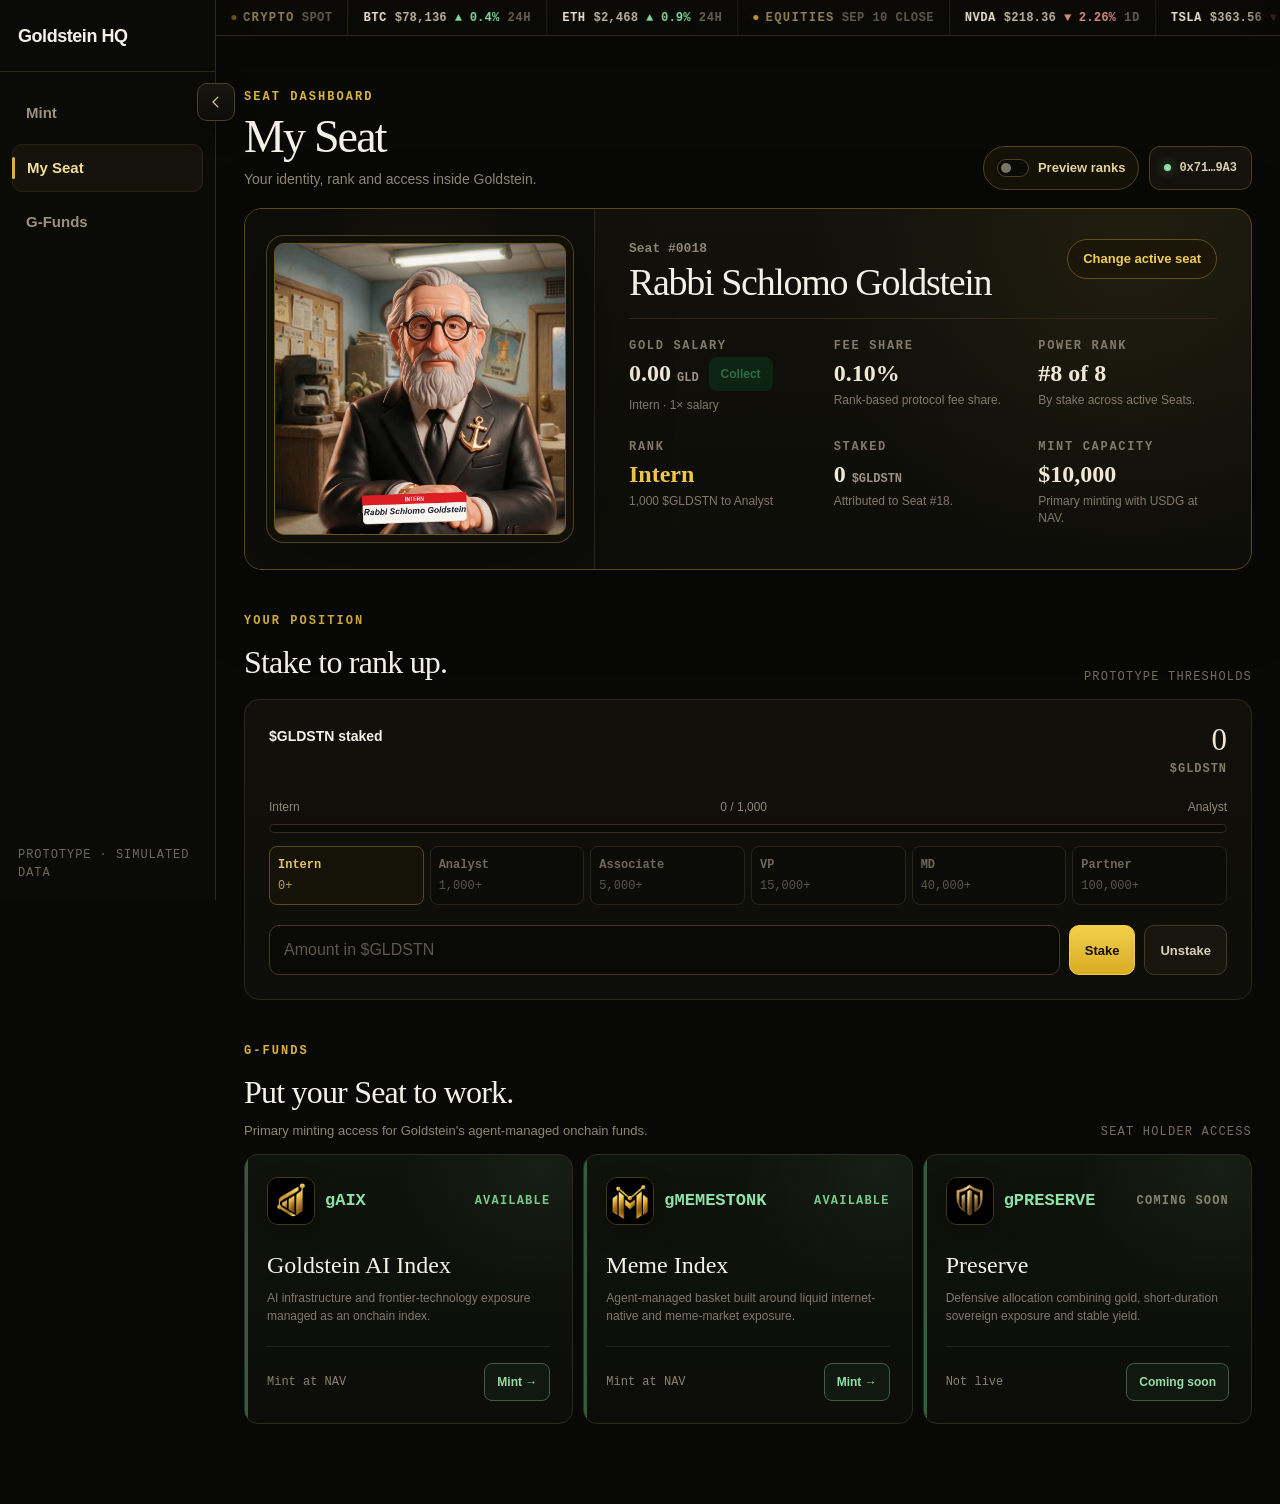
<file: my-seat.html>
<!doctype html>
<html lang="en">
<head>
<meta charset="utf-8" />
<meta name="viewport" content="width=device-width,initial-scale=1" />
<meta name="theme-color" content="#080806" />
<link rel="preload" href="/18.png" as="image" />
<link rel="preload" href="/2_intern.png" as="image" />
<title>Goldstein HQ — My Seat</title>
<meta name="description" content="Goldstein HQ Seat dashboard prototype." />
<script>
/* Restore the desktop sidebar preference before first paint. */
try {
  if (localStorage.getItem('goldsteinSidebarCollapsed') === '1' && window.matchMedia('(min-width:761px)').matches) {
    document.documentElement.classList.add('sidebarCollapsed');
  }
} catch (e) {}
</script>
<style>
:root{--bg:#080806;--panel:#11100b;--panel2:#0d0c09;--line:#2b2719;--line2:#40371f;--gold:#d8b43f;--gold2:#f3ce4a;--text:#f4f1e8;--muted:#aaa28d;--soft:#7f7868;--green:#8fe3aa;--red:#f19a9f;--side:216px;--shadow:0 24px 80px rgba(0,0,0,.28)}
*{box-sizing:border-box}html{scroll-behavior:smooth;background:var(--bg)}body{margin:0;background:var(--bg);color:var(--text);font-family:Inter,ui-sans-serif,-apple-system,BlinkMacSystemFont,"Segoe UI",sans-serif;font-size:16px;line-height:1.5}button,input,a{font:inherit}button{cursor:pointer}h1,h2,h3{font-family:Georgia,"Times New Roman",serif}.mono{font-family:ui-monospace,SFMono-Regular,Menlo,Monaco,Consolas,monospace}
.prototype{position:fixed;z-index:80;left:var(--side);right:0;top:0;min-height:34px;padding:7px 18px;display:flex;align-items:center;justify-content:center;background:#9a7d1c;color:#130f03;font-size:12px;font-weight:800;letter-spacing:.105em;text-transform:uppercase;text-align:center}.sidebar{position:fixed;z-index:90;left:0;top:0;bottom:0;width:var(--side);background:#0a0a07;border-right:1px solid var(--line);display:flex;flex-direction:column}.brand{height:72px;display:flex;align-items:center;padding:0 18px;border-bottom:1px solid var(--line)}.brandText{display:block;color:#f4f1e8;font-size:18px;font-weight:850;letter-spacing:-.025em;line-height:1;white-space:nowrap}.nav{padding:18px 12px;display:grid;gap:7px}.nav a{position:relative;color:#9a927e;text-decoration:none;padding:12px 14px;border-radius:10px;font-size:15px;font-weight:650}.nav a:hover{background:#111008;color:#e6dfca}.nav a.active{background:#15130b;color:#f0df9d;border:1px solid #292416}.nav a.active:before{content:"";position:absolute;left:-1px;top:12px;bottom:12px;width:3px;border-radius:4px;background:var(--gold)}.sideMeta{margin-top:auto;padding:0 18px 18px;color:#6e685a;font-size:12px;letter-spacing:.08em;text-transform:uppercase}.mobileBar{display:none}
main{margin-left:var(--side);padding-top:34px}.shell{width:min(1160px,calc(100% - 56px));margin:0 auto;padding:28px 0 80px}.pageTop{display:flex;align-items:flex-end;justify-content:space-between;gap:24px;margin-bottom:18px}.eyebrow{margin-bottom:8px;color:var(--gold);font-size:12px;font-weight:850;letter-spacing:.17em;text-transform:uppercase}.pageTop h1{margin:0;font-size:46px;line-height:1;font-weight:500;letter-spacing:-.04em}.pageTop p{margin:9px 0 0;color:#918976;font-size:14px}.wallet{height:44px;padding:0 14px;border:1px solid #4b4024;border-radius:11px;background:#15130c;color:#d9cfb6;font-size:12px;font-weight:800}.wallet i{display:inline-block;width:7px;height:7px;margin-right:8px;border-radius:50%;background:var(--green);box-shadow:0 0 12px rgba(143,227,170,.55)}
.seatCard{position:relative;overflow:hidden;display:grid;grid-template-columns:370px 1fr;min-height:390px;border:1px solid #4a3d20;border-radius:18px;background:radial-gradient(circle at 78% 14%,rgba(222,180,47,.11),transparent 34%),linear-gradient(180deg,#14120c,#0f0f0a);box-shadow:var(--shadow)}.seatCard:after{content:"";position:absolute;left:370px;right:0;top:0;height:1px;background:linear-gradient(90deg,rgba(239,202,71,.75),transparent 48%)}.seatVisual{position:relative;min-height:390px;display:grid;place-items:center;border-right:1px solid var(--line);background:radial-gradient(circle at 50% 24%,rgba(231,186,51,.21),transparent 30%),linear-gradient(145deg,#21190b,#0b0b07 70%)}.seatVisual:before{content:"";position:absolute;inset:18px;border:1px solid rgba(216,180,63,.18);border-radius:15px}.portrait{position:relative;width:250px;height:300px;border:1px solid #5a4820;border-radius:26px;display:grid;place-items:center;padding:25px;text-align:center;background:radial-gradient(circle at 50% 28%,#c28756 0 18%,transparent 18.5%),radial-gradient(circle at 50% 48%,#73472c 0 27%,transparent 27.5%),linear-gradient(145deg,#c29e6e,#6c5744 56%,#2c241c);box-shadow:inset 0 0 0 8px #0b0b07,0 20px 60px rgba(0,0,0,.3)}.portrait span{position:absolute;left:18px;right:18px;bottom:18px;padding:10px;border:1px solid rgba(238,198,63,.28);border-radius:9px;background:rgba(8,8,5,.8);color:#e6d6a0;font:850 12px/1.2 ui-monospace,SFMono-Regular,Menlo,monospace;letter-spacing:.09em;text-transform:uppercase}.seatInfo{padding:38px 40px 34px;display:flex;flex-direction:column}.seatStatus{display:flex;gap:9px;align-items:center;color:var(--green);font-size:12px;font-weight:850;letter-spacing:.12em;text-transform:uppercase}.seatStatus i{width:7px;height:7px;border-radius:50%;background:var(--green);box-shadow:0 0 13px rgba(143,227,170,.6)}.seatInfo h2{margin:8px 0 2px;font-size:46px;line-height:1.04;font-weight:500;letter-spacing:-.035em}.seatNo{color:#d4b74f;font-size:12px;font-weight:850;letter-spacing:.09em}.traits{margin:15px 0 0;color:#a69d88;font-size:15px}.seatCopy{max-width:610px;margin:18px 0 0;color:#8e8673;font-size:13px;line-height:1.65}.seatActions{display:flex;gap:10px;margin-top:auto;padding-top:28px}.btn{min-height:46px;border-radius:10px;padding:0 15px;font-size:13px;font-weight:850}.btnSecondary{border:1px solid #443a23;background:#17150e;color:#d8cfb8}.btnGhost{border:1px solid #2e2a1e;background:#0c0c08;color:#8f8774}.btnGold{border:1px solid #f1cc46;background:linear-gradient(#f2cf4b,#d8ad24);color:#130f02}.btn:disabled{opacity:.45;cursor:not-allowed}
.stats{display:grid;grid-template-columns:repeat(3,1fr);gap:9px;margin:12px 0 42px}.stat{padding:18px 20px;border:1px solid #282419;border-radius:12px;background:#0d0d09}.statLabel{color:#77705f;font-size:12px;font-weight:850;letter-spacing:.14em;text-transform:uppercase}.statValue{margin-top:6px;color:#eee6d0;font:500 27px/1.05 Georgia,"Times New Roman",serif}.statSub{margin-top:5px;color:#837a67;font-size:12px}.sectionHead{display:flex;justify-content:space-between;gap:18px;align-items:flex-end;margin-bottom:13px}.sectionHead h2{margin:0;font-size:32px;font-weight:500;letter-spacing:-.025em}.sectionHead p{margin:5px 0 0;color:#8e8672;font-size:13px}.sim{color:#746d5f;font-size:12px;letter-spacing:.1em;text-transform:uppercase}
.positionGrid{display:grid;grid-template-columns:minmax(0,1.45fr) minmax(300px,.55fr);gap:12px;margin-bottom:42px}.stakeCard,.economicsCard{border:1px solid var(--line);border-radius:15px;background:linear-gradient(180deg,#11100b,#0d0d09)}.stakeCard{padding:24px}.stakeTop{display:flex;justify-content:space-between;gap:18px;align-items:flex-start}.stakeTop b{font-size:14px}.stakeAmount{font:500 31px/1 Georgia,"Times New Roman",serif;color:#efe7d1;text-align:right}.stakeAmount small{display:block;margin-top:7px;color:#837b68;font:700 12px/1.2 ui-monospace,SFMono-Regular,Menlo,monospace;letter-spacing:.08em}.progressWrap{margin-top:22px}.progressLabels{display:flex;justify-content:space-between;gap:12px;color:#8e8673;font-size:12px}.progress{height:9px;margin-top:8px;overflow:hidden;border:1px solid #322c1d;border-radius:999px;background:#090905}.progress i{display:block;width:83.33%;height:100%;border-radius:999px;background:linear-gradient(90deg,#9d7d1d,#e2bb3e);box-shadow:0 0 16px rgba(216,180,63,.15)}.stakeForm{display:grid;grid-template-columns:minmax(0,1fr) auto auto;gap:9px;margin-top:20px}.stakeForm input{min-width:0;height:50px;border:1px solid #403824;border-radius:10px;background:#090905;color:#eee6cf;padding:0 14px;outline:none}.stakeForm input:focus{border-color:#7e6724}.stakeForm input::placeholder{color:#5e584c}.economicsCard{padding:22px}.economic{padding:4px 0 17px}.economic+.economic{padding-top:17px;border-top:1px solid #292418}.economic:last-child{padding-bottom:2px}.economic small{display:block;color:#776f5f;font-size:12px;font-weight:850;letter-spacing:.14em;text-transform:uppercase}.economic strong{display:block;margin-top:6px;color:#e5dbc0;font:500 24px/1.1 Georgia,"Times New Roman",serif}.economic span{display:block;margin-top:6px;color:#817968;font-size:12px}.fundGrid{display:grid;grid-template-columns:repeat(3,1fr);gap:10px}.fund{position:relative;overflow:hidden;min-height:210px;padding:22px;border:1px solid #2b2c1d;border-radius:14px;background:radial-gradient(circle at 90% 5%,rgba(104,168,111,.08),transparent 36%),linear-gradient(180deg,#10130c,#0c0d09)}.fund:before{content:"";position:absolute;left:0;top:0;bottom:0;width:3px;background:#335e3b}.fundTag{display:flex;justify-content:space-between;gap:12px;align-items:center}.fundTicker{color:#8fe3aa;font-size:17px;font-weight:900}.available{color:#78c98c;font-size:12px;font-weight:850;letter-spacing:.1em;text-transform:uppercase}.fund h3{margin:22px 0 6px;font-size:24px;font-weight:500}.fund p{margin:0;color:#7f7868;font-size:12px;line-height:1.55}.fundBottom{position:absolute;left:22px;right:22px;bottom:20px;display:flex;justify-content:space-between;gap:12px;align-items:center}.navPrice{color:#8b826e;font-size:12px}.fund button{height:38px;padding:0 12px;border:1px solid #3e5e41;border-radius:8px;background:#10180f;color:#96dda4;font-size:12px;font-weight:850}.fund button:hover{background:#142013}.toast{position:fixed;right:24px;bottom:24px;z-index:120;opacity:0;transform:translateY(9px);transition:.2s;padding:13px 15px;border:1px solid #4b401c;border-radius:11px;background:#15130c;color:#ddd4b9;font-size:13px}.toast.show{opacity:1;transform:none}
@media(max-width:1050px){:root{--side:88px}.brand{justify-content:center;padding:0}.brandText{font-size:0}.brandText:after{content:"HQ";font-size:16px;font-weight:900;letter-spacing:.02em;color:#f0df9d}.nav a{text-align:center;padding-inline:8px}.nav a span{display:none}.nav a:after{font:850 12px/1 ui-monospace,SFMono-Regular,Menlo,monospace;letter-spacing:.04em}.nav a[href="#overview"]:after{content:"SEAT"}.nav a[href="#stake"]:after{content:"STAKE"}.nav a[href="#funds"]:after{content:"FUNDS"}.sideMeta{display:none}.shell{width:min(980px,calc(100% - 36px))}.seatCard{grid-template-columns:310px 1fr}.seatCard:after{left:310px}.seatVisual{min-height:360px}.portrait{width:220px;height:270px}.seatInfo{padding:32px}.fundGrid{grid-template-columns:1fr 1fr}.positionGrid{grid-template-columns:1fr}}
@media(max-width:760px){:root{--side:0px}.sidebar{display:none}.prototype{position:static;min-height:32px;font-size:12px;padding-inline:10px}.mobileBar{display:flex;position:sticky;top:0;z-index:70;height:62px;align-items:center;justify-content:space-between;padding:0 14px;border-bottom:1px solid var(--line);background:rgba(10,10,7,.96);backdrop-filter:blur(12px)}.mobileBrand{font-size:17px;font-weight:850;letter-spacing:-.02em}.mobileMenu{height:38px;padding:0 11px;border:1px solid #3c3420;border-radius:9px;background:#15130c;color:#d7cdb4;font-size:12px;font-weight:850}.mobileNav{display:none;position:fixed;z-index:69;top:62px;left:0;right:0;padding:9px 12px 13px;border-bottom:1px solid var(--line);background:#0b0b08;box-shadow:0 18px 40px rgba(0,0,0,.28)}.mobileNav.show{display:grid;gap:6px}.mobileNav a{padding:12px;border:1px solid #272318;border-radius:9px;color:#cfc5ac;text-decoration:none;font-size:13px;font-weight:800}.mobileNav a.active{color:#f0d15e;border-color:#4d401f;background:#151209}main{margin-left:0;padding-top:0}.shell{width:calc(100% - 24px);padding:24px 0 64px}.pageTop{align-items:flex-start}.pageTop h1{font-size:39px}.pageTop p{font-size:13px}.wallet{height:40px;padding-inline:11px}.seatCard{grid-template-columns:1fr}.seatCard:after{display:none}.seatVisual{min-height:320px;border-right:0;border-bottom:1px solid var(--line)}.portrait{width:210px;height:252px}.seatInfo{padding:27px 22px}.seatInfo h2{font-size:38px}.stats{margin-bottom:34px}.fundGrid{grid-template-columns:1fr}.stakeForm{grid-template-columns:1fr 1fr}.stakeForm input{grid-column:1/-1}}
@media(max-width:500px){.pageTop{display:grid}.pageTop .wallet{justify-self:start}.seatInfo h2{font-size:34px}.seatActions{display:grid}.seatActions .btn{width:100%}.stats{grid-template-columns:1fr 1fr}.stats .stat:last-child{grid-column:1/-1}.statValue{font-size:24px}.stakeTop{display:grid}.stakeAmount{text-align:left}.fund{min-height:200px}.sectionHead{display:grid}}

@media(max-width:1050px) and (min-width:761px){
  .nav a[href="/app"]:after{content:"MINT"}
  .nav a[href="/app/my-seat"]:after{content:"SEAT"}
}

@media(max-width:1050px) and (min-width:761px){.nav a[href="/app/funds"]:after{content:"FUNDS"}}

/* Seat rank progression — artwork from the supplied Rabbi Schlomo Goldstein reference */
.rankSeatCard{grid-template-columns:390px 1fr;grid-template-rows:auto 1fr}
.rankSeatCard:after{display:none}
.rankRail{grid-column:1/-1;display:grid;grid-template-columns:repeat(7,1fr);gap:7px;padding:11px 12px;border-bottom:1px solid var(--line);background:#0b0b07}
.rankThumb{min-width:0;border:1px solid #282419;border-radius:9px;background:#0e0e0a;color:#8d8572;padding:6px;transition:.18s;text-align:left}
.rankThumb:hover{border-color:#4b4022;transform:translateY(-1px)}
.rankThumb.active{border-color:#82691f;background:#171309;color:#efd05a;box-shadow:inset 0 0 0 1px rgba(216,180,63,.11)}
.rankThumb .rankArtwork{display:block;width:100%;aspect-ratio:1/1;border-radius:6px;border:1px solid rgba(255,255,255,.04)}
.rankThumb b{display:block;margin-top:6px;font:850 12px/1.15 ui-monospace,SFMono-Regular,Menlo,monospace;letter-spacing:.07em;text-transform:uppercase;white-space:nowrap;overflow:hidden;text-overflow:ellipsis}
.rankSeatCard .seatVisual{min-height:350px;padding:24px 22px;display:flex;flex-direction:column;gap:11px;align-items:center;justify-content:center}
.rankArtFrame{position:relative;width:min(300px,100%);filter:drop-shadow(0 22px 44px rgba(0,0,0,.32))}
.rankSeatArt{width:100%;aspect-ratio:1/1;border:1px solid #6b5620;border-radius:18px;box-shadow:inset 0 0 0 6px #090906;transition:opacity .22s ease,transform .22s ease,filter .22s ease}
.rankSeatArt.changing{opacity:.38;transform:scale(.985);filter:blur(1px)}
.rankOverlay{position:absolute;left:12px;right:12px;bottom:12px;display:flex;align-items:center;justify-content:space-between;gap:10px;padding:9px 11px;border:1px solid rgba(229,192,65,.38);border-radius:9px;background:rgba(7,7,5,.82);backdrop-filter:blur(8px)}
.rankOverlay span{color:#988d70;font:800 12px/1 ui-monospace,SFMono-Regular,Menlo,monospace;letter-spacing:.12em;text-transform:uppercase}.rankOverlay strong{color:#f0cf58;font:850 12px/1 ui-monospace,SFMono-Regular,Menlo,monospace;letter-spacing:.08em;text-transform:uppercase}
.rankCue{color:#766e5d;font-size:12px;letter-spacing:.09em;text-transform:uppercase;text-align:center}
.rankCurrent{display:flex;align-items:center;gap:8px;margin-top:14px;color:#d8c274;font-size:12px;font-weight:850;letter-spacing:.08em;text-transform:uppercase}.rankCurrent i{width:7px;height:7px;border-radius:50%;background:var(--gold);box-shadow:0 0 14px rgba(216,180,63,.42)}
.rankMilestones{display:grid;grid-template-columns:repeat(6,1fr);gap:6px;margin-top:13px}.rankMilestone{padding:9px 8px;border:1px solid #282419;border-radius:8px;background:#0b0b08;color:#6f6859}.rankMilestone.active{border-color:#5a491c;background:#151208;color:#e2c45a}.rankMilestone b{display:block;font-size:12px}.rankMilestone span{display:block;margin-top:3px;font-size:12px;color:inherit;opacity:.8}.replayRank{margin-left:auto;min-height:38px;padding-inline:12px}
@media(max-width:1050px){.rankSeatCard{grid-template-columns:320px 1fr}.rankRail{grid-template-columns:repeat(3,1fr)}.rankThumb .rankArtwork{display:none}.rankThumb b{margin-top:0;text-align:center;padding:4px 0}}
@media(max-width:760px){.rankSeatCard{grid-template-columns:1fr;grid-template-rows:auto auto auto}.rankRail{grid-column:1;display:flex;overflow-x:auto;scrollbar-width:none;padding:9px}.rankRail::-webkit-scrollbar{display:none}.rankThumb{flex:0 0 92px}.rankThumb .rankArtwork{display:block}.rankSeatCard .seatVisual{min-height:300px;border-bottom:1px solid var(--line)}.rankArtFrame{width:min(280px,88vw)}.rankMilestones{grid-template-columns:repeat(3,1fr)}}
@media(max-width:500px){.rankRail{margin:0}.rankThumb{flex-basis:82px}.rankSeatCard .seatVisual{padding:19px 14px}.rankMilestones{grid-template-columns:repeat(2,1fr)}}


/* Site-wide type floor v4 */
html{-webkit-text-size-adjust:100%;text-size-adjust:100%}



/* House-fund logos in Seat dashboard v1 */
.seatFundIdentity{display:flex;align-items:center;gap:10px;min-width:0}
.fundLogoMini{position:relative;width:48px;height:48px;flex:0 0 48px;overflow:hidden;border:1px solid #44391d;border-radius:11px;background:#020202;box-shadow:0 8px 24px rgba(0,0,0,.24)}
.fundLogoMini img{position:absolute;left:50%;top:50%;width:132%;height:132%;max-width:none;transform:translate(-50%,-50%);object-fit:cover;object-position:center}
@media(max-width:500px){.fundLogoMini{width:42px;height:42px;flex-basis:42px}.fundTicker{font-size:16px}}


/* Native Rabbi Schlomo Goldstein rank artwork v1 */
.rankArtwork{
  background-repeat:no-repeat!important;
  background-position:center!important;
  background-size:cover!important;
  background-color:#0a0a07!important;
}
.rank-base{background-image:url('/18.png')!important}
.rank-intern{background-image:url('/2_intern.png')!important}
.rank-analyst{background-image:url('/3_analyst.png')!important}
.rank-associate{background-image:url('/4_associate.png')!important}
.rank-vp{background-image:url('/5_vp.png')!important}
.rank-md{background-image:url('/6_md.png')!important}
.rank-partner{background-image:url('/7_partner.png')!important}


/* My Seat simplified dashboard v2 — Adam-inspired information hierarchy */
.pageActions{display:flex;align-items:center;gap:10px}.rankToggle{height:44px;display:inline-flex;align-items:center;gap:9px;padding:0 13px;border:1px solid #51431f;border-radius:999px;background:#151208;color:#e6d6a0;font-size:13px;font-weight:850;white-space:nowrap}.toggleTrack{position:relative;width:32px;height:18px;border:1px solid #4d4228;border-radius:999px;background:#0b0b08;transition:.18s}.toggleTrack i{position:absolute;top:3px;left:3px;width:10px;height:10px;border-radius:50%;background:#7e7767;transition:.18s}.rankToggle[aria-checked="true"]{border-color:#81691f;background:#1c1709;color:#f0cf58}.rankToggle[aria-checked="true"] .toggleTrack{border-color:#967a24;background:#2d250b}.rankToggle[aria-checked="true"] .toggleTrack i{left:17px;background:#f0cf58;box-shadow:0 0 12px rgba(240,207,88,.38)}
.seatSummaryCard{display:block!important;min-height:0!important;overflow:hidden;border-color:#5b491d;background:radial-gradient(circle at 88% 12%,rgba(216,180,63,.08),transparent 34%),linear-gradient(180deg,#12110b,#0d0d09)}.seatSummaryCard:after{display:none!important}.seatCore{display:grid;grid-template-columns:350px minmax(0,1fr)}.seatSummaryCard .seatVisual{min-height:360px;padding:28px;border-right:1px solid var(--line);background:radial-gradient(circle at 50% 32%,rgba(216,180,63,.10),transparent 50%),#0d0d09}.seatSummaryCard .seatVisual:before{display:none}.seatSummaryCard .rankArtFrame{width:min(292px,100%);filter:drop-shadow(0 22px 45px rgba(0,0,0,.32))}.seatSummaryCard .rankSeatArt{width:100%;aspect-ratio:1/1;border:1px solid #6c5720;border-radius:10px;box-shadow:0 0 0 7px #111008,0 0 0 8px #4d4020;transition:none!important}.previewBadge{position:absolute;left:10px;right:10px;bottom:10px;padding:8px 10px;border:1px solid rgba(231,193,64,.42);border-radius:7px;background:rgba(8,8,5,.88);color:#a39776;text-align:center;font-size:12px;letter-spacing:.09em}.previewBadge strong{color:#f0cf58}.seatSummaryCard .seatInfo{padding:30px 34px 28px;display:block}.seatTopLine{display:flex;justify-content:space-between;align-items:flex-start;gap:20px}.seatSummaryCard .seatInfo h2{margin:4px 0 0;font-size:38px;line-height:1.04}.seatSummaryCard .seatNo{color:#8e8674;font-size:13px;font-weight:700;letter-spacing:0;text-transform:none}.changeSeatTop{flex:0 0 auto;min-height:40px;border-radius:999px;color:#efce56;border-color:#614f1b;background:#1b1608}.seatDivider{height:1px;margin:16px 0 18px;background:#30291a}.seatMetricGrid{display:grid;grid-template-columns:repeat(3,minmax(0,1fr));gap:24px 26px}.seatMetric small{display:block;color:#827a68;font-size:12px;font-weight:850;letter-spacing:.14em;text-transform:uppercase}.seatMetric>strong,.metricValueRow strong{display:block;margin-top:6px;color:#f0e8d4;font:600 24px/1.05 Georgia,"Times New Roman",serif}.seatMetric strong em,.metricValueRow strong em{font:700 12px/1 ui-monospace,SFMono-Regular,Menlo,monospace;color:#9b927e;font-style:normal}.seatMetric .rankMetric{color:#f0c947}.seatMetric>span,.metricValueRow+span{display:block;margin-top:6px;color:#817968;font-size:12px;line-height:1.4}.metricValueRow{display:flex;align-items:center;gap:10px;margin-top:2px}.metricValueRow strong{margin-top:0}.collectBtn{height:34px;padding:0 12px;border:0;border-radius:8px;background:#0d351c;color:#44b86f;font-size:12px;font-weight:850}.collectBtn:disabled{opacity:.55;cursor:not-allowed}
.rankPreviewPanel[hidden]{display:none!important}.rankPreviewPanel{padding:13px 14px 14px;border-bottom:1px solid var(--line);background:#0b0b07}.rankPreviewHead{display:flex;align-items:end;justify-content:space-between;gap:18px;padding:0 2px 10px}.rankPreviewHead div span,.rankPreviewHead>span{color:#756e60;font-size:12px;letter-spacing:.12em;text-transform:uppercase}.rankPreviewHead b{display:block;margin-top:3px;color:#cfc5ad;font-size:13px}.rankPreviewPanel .rankRail{display:grid;grid-template-columns:repeat(7,minmax(0,1fr));gap:8px;padding:0;border:0;background:transparent}.rankPreviewPanel .rankThumb{padding:7px;border-radius:9px}.rankPreviewPanel .rankThumb .rankArtwork{display:block!important;aspect-ratio:1/1;border-radius:6px}.rankPreviewPanel .rankThumb b{font-size:12px}.rankPreviewPanel .rankThumb.active{border-color:#8f7220;background:#191408;color:#efcc51}
.positionGrid{grid-template-columns:1fr!important}.stakeCard{max-width:none}.economicsCard{display:none!important}
@media(max-width:980px){.seatCore{grid-template-columns:300px minmax(0,1fr)}.seatSummaryCard .seatVisual{min-height:330px;padding:22px}.seatMetricGrid{grid-template-columns:repeat(2,minmax(0,1fr))}.rankPreviewPanel .rankRail{grid-template-columns:repeat(4,minmax(0,1fr))}}
@media(max-width:760px){.pageTop{display:grid}.pageActions{width:100%;justify-content:space-between}.rankToggle{height:40px}.seatCore{grid-template-columns:1fr}.seatSummaryCard .seatVisual{min-height:0;padding:24px 18px;border-right:0;border-bottom:1px solid var(--line)}.seatSummaryCard .rankArtFrame{width:min(310px,82vw)}.seatSummaryCard .seatInfo{padding:24px 20px}.seatTopLine{display:grid}.changeSeatTop{justify-self:start}.seatMetricGrid{grid-template-columns:repeat(2,minmax(0,1fr));gap:20px 16px}.rankPreviewHead>span{display:none}.rankPreviewPanel .rankRail{display:flex;overflow-x:auto;scrollbar-width:none}.rankPreviewPanel .rankRail::-webkit-scrollbar{display:none}.rankPreviewPanel .rankThumb{flex:0 0 112px}.rankPreviewPanel .rankThumb .rankArtwork{display:block!important}}
@media(max-width:480px){.pageActions{align-items:stretch;display:grid;grid-template-columns:1fr auto}.rankToggle{justify-content:center}.seatMetricGrid{grid-template-columns:1fr 1fr}.seatMetric>strong,.metricValueRow strong{font-size:21px}.seatSummaryCard .seatInfo h2{font-size:32px}.rankPreviewPanel .rankThumb{flex-basis:98px}}


/* My Seat spacing polish v3 */
#stake{margin-top:42px}
.fund{display:flex;flex-direction:column;min-height:240px}
.fund p{margin-bottom:20px}
.fundBottom{
  position:static!important;
  left:auto!important;
  right:auto!important;
  bottom:auto!important;
  margin-top:auto;
  padding-top:16px;
  border-top:1px solid #25271b;
}
@media(max-width:760px){
  #stake{margin-top:34px}
  .fund{min-height:220px}
  .fundBottom{padding-top:14px}
}

/* Collapsible Goldstein HQ sidebar */
:root{--sidebar-width:216px}
@media(min-width:761px) and (max-width:1050px){:root{--sidebar-width:88px}}
@media(min-width:761px){
  .sidebar{width:var(--sidebar-width)!important;transition:transform .22s cubic-bezier(.2,.75,.25,1),box-shadow .22s ease;will-change:transform}
  main{transition:margin-left .22s cubic-bezier(.2,.75,.25,1)}
  .prototype{transition:left .22s cubic-bezier(.2,.75,.25,1)}
  .sidebarToggle{position:fixed;z-index:101;top:83px;left:calc(var(--sidebar-width) - 19px);width:38px;height:38px;padding:0;display:grid;place-items:center;border:1px solid #4c4022;border-radius:10px;background:linear-gradient(180deg,#17150e,#0d0d09);color:#cfc4a7;box-shadow:0 10px 26px rgba(0,0,0,.28);transition:left .22s cubic-bezier(.2,.75,.25,1),background .16s,border-color .16s,transform .16s;color-scheme:dark}
  .sidebarToggle:hover{background:#1c180d;border-color:#745e20;color:#f0cf58;transform:translateY(-1px)}
  .sidebarToggle:focus-visible{outline:2px solid #e8c43f;outline-offset:3px}
  .sidebarToggle svg{width:18px;height:18px;transition:transform .22s cubic-bezier(.2,.75,.25,1)}
  html.sidebarCollapsed{--side:0px}
  html.sidebarCollapsed .sidebar{transform:translateX(calc(-1 * var(--sidebar-width)));box-shadow:none}
  html.sidebarCollapsed .sidebarToggle{left:12px}
  html.sidebarCollapsed .sidebarToggle svg{transform:rotate(180deg)}
}
@media(max-width:760px){.sidebarToggle{display:none!important}}
@media(prefers-reduced-motion:reduce){.sidebar,.sidebarToggle,.sidebarToggle svg,main,.prototype{transition:none!important}}


/* Goldstein market tape v1 */
.marketTape{
  position:fixed;z-index:80;left:var(--side);right:0;top:0;height:36px;overflow:hidden;
  border-bottom:1px solid #30291a;background:linear-gradient(180deg,#0b0a07,#080806);
  box-shadow:0 8px 24px rgba(0,0,0,.16);transition:left .22s cubic-bezier(.2,.75,.25,1)
}
.marketTape:before,.marketTape:after{content:"";position:absolute;z-index:3;top:0;bottom:0;width:34px;pointer-events:none}
.marketTape:before{left:0;background:linear-gradient(90deg,#080806,rgba(8,8,6,0))}
.marketTape:after{right:0;background:linear-gradient(270deg,#080806,rgba(8,8,6,0))}
.marketViewport{height:100%;overflow:hidden}
.marketTrack{display:flex;width:max-content;height:100%;transform:translateX(-50%);animation:goldsteinMarketRight 64s linear infinite;will-change:transform}
.marketGroup{display:flex;align-items:center;height:100%;flex:0 0 auto}
.marketGroupLabel{height:100%;display:flex;align-items:center;gap:7px;padding:0 15px;color:#8f8057;font-size:12px;font-weight:850;letter-spacing:.12em;text-transform:uppercase;border-right:1px solid #2b2618;white-space:nowrap}
.marketGroupLabel i{width:5px;height:5px;border-radius:50%;background:#b9972f;box-shadow:0 0 10px rgba(216,180,63,.28)}
.marketGroupLabel small{color:#5f594d;font:800 12px/1 ui-monospace,SFMono-Regular,Menlo,monospace;letter-spacing:.04em;text-transform:uppercase}
.marketGroupLabel.goldstein{color:#d2b84c;background:linear-gradient(90deg,rgba(216,180,63,.035),transparent)}
.marketItem{height:100%;display:flex;align-items:center;gap:8px;padding:0 15px;border-right:1px solid #242016;color:#bdb49f;text-decoration:none;white-space:nowrap;font:800 12px/1 ui-monospace,SFMono-Regular,Menlo,Monaco,Consolas,monospace;letter-spacing:.02em;transition:background .15s,color .15s}
.marketItem b{color:#e9e1cf;font-weight:900;letter-spacing:.045em}
.marketPrice{color:#bdb39d;font-variant-numeric:tabular-nums}
.marketChange{font-weight:900;font-variant-numeric:tabular-nums}.marketChange.up{color:#82d89d}.marketChange.down{color:#d88a87}
.marketItem small{color:#665f51;font-size:12px;font-weight:850;letter-spacing:.06em}
.marketItem.house{background:rgba(216,180,63,.025)}.marketItem.house b{color:#edca52}.marketItem.house:hover,.marketItem.house:focus-visible{background:rgba(216,180,63,.075);color:#f3e7c1;outline:none}
.marketTape:hover .marketTrack,.marketTape:focus-within .marketTrack{animation-play-state:paused}
@keyframes goldsteinMarketRight{from{transform:translateX(-50%)}to{transform:translateX(0)}}
main{padding-top:36px}
@media(max-width:760px){
  .marketTape{position:relative;left:0;right:auto;top:auto;width:100%;height:38px;box-shadow:none;transition:none}
  .marketTape:before,.marketTape:after{width:20px}
  .marketTrack{animation-duration:54s}
  .marketGroupLabel,.marketItem{padding-left:12px;padding-right:12px}
  main{padding-top:0}
}
@media(prefers-reduced-motion:reduce){
  .marketViewport{overflow-x:auto;scrollbar-width:none}.marketViewport::-webkit-scrollbar{display:none}
  .marketTrack{transform:none;animation:none}.marketGroup[aria-hidden="true"]{display:none}
}

</style>
</head>
<body>
<aside class="sidebar" id="appSidebar">
  <div class="brand"><span class="brandText">Goldstein HQ</span></div>
  <nav class="nav">
    <a href="/app" target="_top"><span>Mint</span></a>
    <a class="active" href="/app/my-seat" target="_top"><span>My Seat</span></a>
    <a href="/app/funds" target="_top"><span>G-Funds</span></a>
  </nav>
  <div class="sideMeta mono">Prototype · simulated data</div>
</aside>
<button class="sidebarToggle" id="sidebarToggle" type="button" aria-controls="appSidebar" aria-expanded="true" aria-label="Hide sidebar" title="Hide sidebar">
  <svg viewBox="0 0 24 24" aria-hidden="true" focusable="false"><path d="M14.5 5.5 8 12l6.5 6.5" fill="none" stroke="currentColor" stroke-width="1.8" stroke-linecap="round" stroke-linejoin="round"/></svg>
</button>
<div class="mobileBar"><div class="mobileBrand">Goldstein HQ</div><button class="mobileMenu" id="mobileMenu">Menu</button></div>
<nav class="mobileNav" id="mobileNav"><a href="/app" target="_top">Mint</a><a class="active" href="/app/my-seat" target="_top">My Seat</a><a href="/app/funds" target="_top">G-Funds</a></nav>
<div class="marketTape" role="region" aria-label="Market snapshot. Crypto spot prices, September 10 equity close, and mock Goldstein fund data.">
  <div class="marketViewport">
    <div class="marketTrack">
      <div class="marketGroup">
  <span class="marketGroupLabel mono"><i></i>Crypto <small>spot</small></span>
  <span class="marketItem"><b>BTC</b><span class="marketPrice">$78,136</span><span class="marketChange up">▲ 0.4%</span><small>24H</small></span>
  <span class="marketItem"><b>ETH</b><span class="marketPrice">$2,468</span><span class="marketChange up">▲ 0.9%</span><small>24H</small></span>
  <span class="marketGroupLabel mono"><i></i>Equities <small>Sep 10 close</small></span>
  <span class="marketItem"><b>NVDA</b><span class="marketPrice">$218.36</span><span class="marketChange down">▼ 2.26%</span><small>1D</small></span>
  <span class="marketItem"><b>TSLA</b><span class="marketPrice">$363.56</span><span class="marketChange down">▼ 1.16%</span><small>1D</small></span>
  <span class="marketItem"><b>GOOGL</b><span class="marketPrice">$332.60</span><span class="marketChange up">▲ 0.59%</span><small>1D</small></span>
  <span class="marketItem"><b>AAPL</b><span class="marketPrice">$326.57</span><span class="marketChange up">▲ 3.56%</span><small>1D</small></span>
  <span class="marketItem"><b>MSFT</b><span class="marketPrice">$492.44</span><span class="marketChange up">▲ 0.16%</span><small>1D</small></span>
  <span class="marketItem"><b>AMZN</b><span class="marketPrice">$251.89</span><span class="marketChange down">▼ 0.20%</span><small>1D</small></span>
  <span class="marketGroupLabel goldstein mono"><i></i>Goldstein <small>mock</small></span>
  <a class="marketItem house" href="/app/funds/gaix" target="_top"><b>gAIX</b><span class="marketPrice">NAV $109.34</span><span class="marketChange up">▲ 13.4%</span><small>90D</small></a>
  <a class="marketItem house" href="/app/funds/gmemestonk" target="_top"><b>gMEMESTONK</b><span class="marketPrice">NAV $43.73</span><span class="marketChange up">▲ 27.9%</span><small>90D</small></a>
</div>
      <div class="marketGroup" aria-hidden="true">
  <span class="marketGroupLabel mono"><i></i>Crypto <small>spot</small></span>
  <span class="marketItem"><b>BTC</b><span class="marketPrice">$78,136</span><span class="marketChange up">▲ 0.4%</span><small>24H</small></span>
  <span class="marketItem"><b>ETH</b><span class="marketPrice">$2,468</span><span class="marketChange up">▲ 0.9%</span><small>24H</small></span>
  <span class="marketGroupLabel mono"><i></i>Equities <small>Sep 10 close</small></span>
  <span class="marketItem"><b>NVDA</b><span class="marketPrice">$218.36</span><span class="marketChange down">▼ 2.26%</span><small>1D</small></span>
  <span class="marketItem"><b>TSLA</b><span class="marketPrice">$363.56</span><span class="marketChange down">▼ 1.16%</span><small>1D</small></span>
  <span class="marketItem"><b>GOOGL</b><span class="marketPrice">$332.60</span><span class="marketChange up">▲ 0.59%</span><small>1D</small></span>
  <span class="marketItem"><b>AAPL</b><span class="marketPrice">$326.57</span><span class="marketChange up">▲ 3.56%</span><small>1D</small></span>
  <span class="marketItem"><b>MSFT</b><span class="marketPrice">$492.44</span><span class="marketChange up">▲ 0.16%</span><small>1D</small></span>
  <span class="marketItem"><b>AMZN</b><span class="marketPrice">$251.89</span><span class="marketChange down">▼ 0.20%</span><small>1D</small></span>
  <span class="marketGroupLabel goldstein mono"><i></i>Goldstein <small>mock</small></span>
  <a class="marketItem house" href="/app/funds/gaix" target="_top"><b>gAIX</b><span class="marketPrice">NAV $109.34</span><span class="marketChange up">▲ 13.4%</span><small>90D</small></a>
  <a class="marketItem house" href="/app/funds/gmemestonk" target="_top"><b>gMEMESTONK</b><span class="marketPrice">NAV $43.73</span><span class="marketChange up">▲ 27.9%</span><small>90D</small></a>
</div>
    </div>
  </div>
</div>
<main><div class="shell">
  <header class="pageTop" id="overview">
    <div><div class="eyebrow mono">Seat dashboard</div><h1>My Seat</h1><p>Your identity, rank and access inside Goldstein.</p></div>
    <div class="pageActions">
      <button class="rankToggle" id="rankToggle" type="button" role="switch" aria-checked="false" aria-controls="rankPreviewPanel"><span class="toggleTrack"><i></i></span><span>Preview ranks</span></button>
      <button class="wallet mono" id="walletBtn"><i></i>0x71…9A3</button>
    </div>
  </header>

  <section class="seatCard seatSummaryCard" aria-label="Active Goldstein Seat">
    <div class="rankPreviewPanel" id="rankPreviewPanel" hidden>
      <div class="rankPreviewHead"><div><span class="mono">Rank preview</span><b>See how this Seat evolves with stake.</b></div><span class="mono">Select a rank</span></div>
      <div class="rankRail" id="rankRail" aria-label="Seat rank preview">
        <button class="rankThumb" data-rank="-1"><span class="rankArtwork rank-base"></span><b>Seat</b></button>
        <button class="rankThumb" data-rank="0"><span class="rankArtwork rank-intern"></span><b>Intern</b></button>
        <button class="rankThumb" data-rank="1"><span class="rankArtwork rank-analyst"></span><b>Analyst</b></button>
        <button class="rankThumb" data-rank="2"><span class="rankArtwork rank-associate"></span><b>Associate</b></button>
        <button class="rankThumb" data-rank="3"><span class="rankArtwork rank-vp"></span><b>VP</b></button>
        <button class="rankThumb" data-rank="4"><span class="rankArtwork rank-md"></span><b>MD</b></button>
        <button class="rankThumb" data-rank="5"><span class="rankArtwork rank-partner"></span><b>Partner</b></button>
      </div>
    </div>

    <div class="seatCore">
      <div class="seatVisual">
        <div class="rankArtFrame">
          <div class="rankArtwork rank-intern rankSeatArt" id="rankArt" role="img" aria-label="Rabbi Schlomo Goldstein active Seat artwork"></div>
          <div class="previewBadge mono" id="previewBadge" hidden>Preview · <strong id="visualRank">Intern</strong></div>
        </div>
      </div>

      <div class="seatInfo">
        <div class="seatTopLine">
          <div><div class="seatNo mono">Seat #0018</div><h2>Rabbi Schlomo Goldstein</h2></div>
          <button class="btn btnSecondary changeSeatTop" id="changeSeat">Change active seat</button>
        </div>
        <div class="seatDivider"></div>
        <div class="seatMetricGrid">
          <div class="seatMetric">
            <small class="mono">Gold salary</small>
            <div class="metricValueRow"><strong>0.00 <em>GLD</em></strong><button class="collectBtn" disabled>Collect</button></div>
            <span id="salaryTier">Intern · 1× salary</span>
          </div>
          <div class="seatMetric">
            <small class="mono">Fee share</small>
            <strong id="feeShareValue">0.10%</strong>
            <span>Rank-based protocol fee share.</span>
          </div>
          <div class="seatMetric">
            <small class="mono">Power rank</small>
            <strong id="powerRankValue">#8 of 8</strong>
            <span>By stake across active Seats.</span>
          </div>
          <div class="seatMetric">
            <small class="mono">Rank</small>
            <strong class="rankMetric" id="rankValue">Intern</strong>
            <span id="rankNextTop">1,000 $GLDSTN to Analyst</span>
          </div>
          <div class="seatMetric">
            <small class="mono">Staked</small>
            <strong><span id="stakedTop">0</span> <em>$GLDSTN</em></strong>
            <span>Attributed to Seat #18.</span>
          </div>
          <div class="seatMetric">
            <small class="mono">Mint capacity</small>
            <strong id="capacityValue">$10,000</strong>
            <span>Primary minting with USDG at NAV.</span>
          </div>
        </div>
      </div>
    </div>
  </section>

  <section id="stake">
    <div class="sectionHead"><div><div class="eyebrow mono">Your position</div><h2>Stake to rank up.</h2></div><div class="sim mono">Prototype thresholds</div></div>
    <div class="positionGrid">
      <article class="stakeCard">
        <div class="stakeTop"><div><b>$GLDSTN staked</b></div><div class="stakeAmount"><span id="stakedAmount">0</span><small>$GLDSTN</small></div></div>
        <div class="progressWrap"><div class="progressLabels"><span id="rankLeft">Intern</span><span id="rankProgress">0 / 1,000</span><span id="rankRight">Analyst</span></div><div class="progress"><i id="progressBar"></i></div></div>
        <div class="rankMilestones" id="rankMilestones"></div>
        <div class="stakeForm"><input id="stakeInput" inputmode="decimal" placeholder="Amount in $GLDSTN" aria-label="Stake amount"><button class="btn btnGold" id="stakeBtn">Stake</button><button class="btn btnSecondary" id="unstakeBtn">Unstake</button></div>
      </article>

    </div>
  </section>

  <section id="funds">
    <div class="sectionHead"><div><div class="eyebrow mono">G-Funds</div><h2>Put your Seat to work.</h2><p>Primary minting access for Goldstein's agent-managed onchain funds.</p></div><div class="sim mono">Seat holder access</div></div>
    <div class="fundGrid">
      <article class="fund"><div class="fundTag"><span class="seatFundIdentity"><span class="fundLogoMini"><img src="/gAIX.png" alt="gAIX fund logo"></span><span class="fundTicker mono">gAIX</span></span><span class="available mono">Available</span></div><h3>Goldstein AI Index</h3><p>AI infrastructure and frontier-technology exposure managed as an onchain index.</p><div class="fundBottom"><span class="navPrice mono">Mint at NAV</span><button data-fund="gAIX">Mint →</button></div></article>
      <article class="fund"><div class="fundTag"><span class="seatFundIdentity"><span class="fundLogoMini"><img src="/gMEMESTOCK.png" alt="gMEMESTONK fund logo"></span><span class="fundTicker mono">gMEMESTONK</span></span><span class="available mono">Available</span></div><h3>Meme Index</h3><p>Agent-managed basket built around liquid internet-native and meme-market exposure.</p><div class="fundBottom"><span class="navPrice mono">Mint at NAV</span><button data-fund="gMEMESTONK">Mint →</button></div></article>
      <article class="fund"><div class="fundTag"><span class="seatFundIdentity"><span class="fundLogoMini"><img src="/gDefensive.png" alt="Goldstein Preserve fund logo"></span><span class="fundTicker mono">gPRESERVE</span></span><span class="available mono" style="color:#8b826e">Coming soon</span></div><h3>Preserve</h3><p>Defensive allocation combining gold, short-duration sovereign exposure and stable yield.</p><div class="fundBottom"><span class="navPrice mono">Not live</span><button data-fund="gPRESERVE" disabled>Coming soon</button></div></article>
    </div>
  </section>
</div></main>
<div class="toast" id="toast"></div>
<script>
(()=>{
const $=id=>document.getElementById(id);
const baseSeat={key:'base',label:'Seat'};
const ranks=[
  {key:'intern',label:'Intern',min:0,next:1000,capacity:'$10,000',fee:'0.10%',salary:'1× salary',power:'#8 of 8'},
  {key:'analyst',label:'Analyst',min:1000,next:5000,capacity:'$25,000',fee:'0.20%',salary:'1.2× salary',power:'#6 of 8'},
  {key:'associate',label:'Associate',min:5000,next:15000,capacity:'$50,000',fee:'0.35%',salary:'1.5× salary',power:'#4 of 8'},
  {key:'vp',label:'VP',min:15000,next:40000,capacity:'$100,000',fee:'0.55%',salary:'2× salary',power:'#3 of 8'},
  {key:'md',label:'MD',min:40000,next:100000,capacity:'$250,000',fee:'0.80%',salary:'3× salary',power:'#2 of 8'},
  {key:'partner',label:'Partner',min:100000,next:null,capacity:'$500,000',fee:'1.10%',salary:'5× salary',power:'#1 of 8'}
];
let staked=Number(localStorage.getItem('goldsteinSeatStakeV2')||0);
if(!Number.isFinite(staked)||staked<0)staked=0;
let actualRank=0,previewOpen=false;
const toast=t=>{$('toast').textContent=t;$('toast').classList.add('show');clearTimeout(window.__toast);window.__toast=setTimeout(()=>$('toast').classList.remove('show'),1800)};
const fmt=n=>Math.round(n).toLocaleString();
const rankForStake=v=>{for(let i=ranks.length-1;i>=0;i--)if(v>=ranks[i].min)return i;return 0};
function setVisualRank(i,isPreview=false){
  const r=i<0?baseSeat:ranks[i],art=$('rankArt');
  art.className=`rankArtwork rank-${r.key} rankSeatArt`;
  $('visualRank').textContent=r.label;
  $('previewBadge').hidden=!isPreview;
  document.querySelectorAll('.rankThumb').forEach(b=>b.classList.toggle('active',Number(b.dataset.rank)===i));
}
function renderMilestones(){
  $('rankMilestones').innerHTML=ranks.map((r,i)=>`<div class="rankMilestone ${i===actualRank?'active':''}"><b class="mono">${r.label}</b><span class="mono">${fmt(r.min)}+</span></div>`).join('');
}
function renderStake(announce=true){
  const previous=actualRank;actualRank=rankForStake(staked);const r=ranks[actualRank];
  $('stakedAmount').textContent=fmt(staked);$('stakedTop').textContent=fmt(staked);$('rankValue').textContent=r.label;$('capacityValue').textContent=r.capacity;$('feeShareValue').textContent=r.fee;$('powerRankValue').textContent=r.power;$('salaryTier').textContent=`${r.label} · ${r.salary}`;$('rankLeft').textContent=r.label;
  if(r.next){const next=ranks[actualRank+1];$('rankRight').textContent=next.label;$('rankProgress').textContent=`${fmt(staked)} / ${fmt(r.next)}`;$('rankNextTop').textContent=`${fmt(Math.max(0,r.next-staked))} $GLDSTN to ${next.label}`;const pct=((staked-r.min)/(r.next-r.min))*100;$('progressBar').style.width=Math.max(0,Math.min(100,pct))+'%';}
  else{$('rankRight').textContent='Top rank';$('rankProgress').textContent='Partner unlocked';$('rankNextTop').textContent='Highest rank';$('progressBar').style.width='100%';}
  renderMilestones();if(!previewOpen)setVisualRank(actualRank,false);localStorage.setItem('goldsteinSeatStakeV2',String(staked));if(announce&&previous!==actualRank)toast(`${r.label} rank unlocked · simulated.`);
}
function setPreview(open){
  previewOpen=open;$('rankPreviewPanel').hidden=!open;$('rankToggle').setAttribute('aria-checked',String(open));
  if(open){setVisualRank(actualRank,true);$('rankPreviewPanel').scrollIntoView({behavior:'smooth',block:'nearest'});}else{setVisualRank(actualRank,false);}
}
function amount(){const v=Number(String($('stakeInput').value).replace(/,/g,''));return Number.isFinite(v)&&v>0?v:0}
$('rankToggle').onclick=()=>setPreview(!previewOpen);
document.querySelectorAll('.rankThumb').forEach(b=>b.onclick=()=>{if(!previewOpen)return;setVisualRank(Number(b.dataset.rank),true)});
$('stakeBtn').onclick=()=>{setPreview(false);const v=amount();if(!v)return toast('Enter a $GLDSTN amount.');staked+=v;$('stakeInput').value='';renderStake();toast(`${fmt(v)} $GLDSTN staked · simulated.`)};
$('unstakeBtn').onclick=()=>{setPreview(false);const v=amount();if(!v)return toast('Enter a $GLDSTN amount.');staked=Math.max(0,staked-v);$('stakeInput').value='';renderStake();toast(`${fmt(v)} $GLDSTN unstaked · simulated.`)};
$('changeSeat').onclick=()=>toast('Seat selector opens here in the full app.');$('walletBtn').onclick=()=>toast('Wallet connected · simulated.');
document.querySelectorAll('.fund button:not(:disabled)').forEach(b=>b.onclick=()=>{location.href=b.dataset.fund==='gAIX'?'/app/funds/gaix':'/app/funds/gmemestonk'});
$('mobileMenu').onclick=()=>$('mobileNav').classList.toggle('show');document.querySelectorAll('#mobileNav a').forEach(a=>a.onclick=()=>$('mobileNav').classList.remove('show'));
renderStake(false);setPreview(false);
})();
</script>
<script>
/* Persisted desktop sidebar controller. Mobile keeps the existing menu behavior. */
(()=>{
  const root=document.documentElement,btn=document.getElementById('sidebarToggle');
  if(!btn)return;
  const mq=window.matchMedia('(min-width:761px)');
  const stored=()=>{try{return localStorage.getItem('goldsteinSidebarCollapsed')==='1'}catch(e){return false}};
  const save=v=>{try{localStorage.setItem('goldsteinSidebarCollapsed',v?'1':'0')}catch(e){}};
  const sync=()=>{
    const collapsed=mq.matches&&root.classList.contains('sidebarCollapsed');
    const label=collapsed?'Show sidebar':'Hide sidebar';
    btn.setAttribute('aria-expanded',String(!collapsed));
    btn.setAttribute('aria-label',label);
    btn.title=label;
  };
  btn.addEventListener('click',()=>{
    if(!mq.matches)return;
    const collapsed=root.classList.toggle('sidebarCollapsed');
    save(collapsed);sync();
  });
  const onBreakpoint=()=>{
    if(!mq.matches)root.classList.remove('sidebarCollapsed');
    else root.classList.toggle('sidebarCollapsed',stored());
    sync();
  };
  if(mq.addEventListener)mq.addEventListener('change',onBreakpoint);else mq.addListener(onBreakpoint);
  onBreakpoint();
})();
</script>

</body>
</html>
</file>
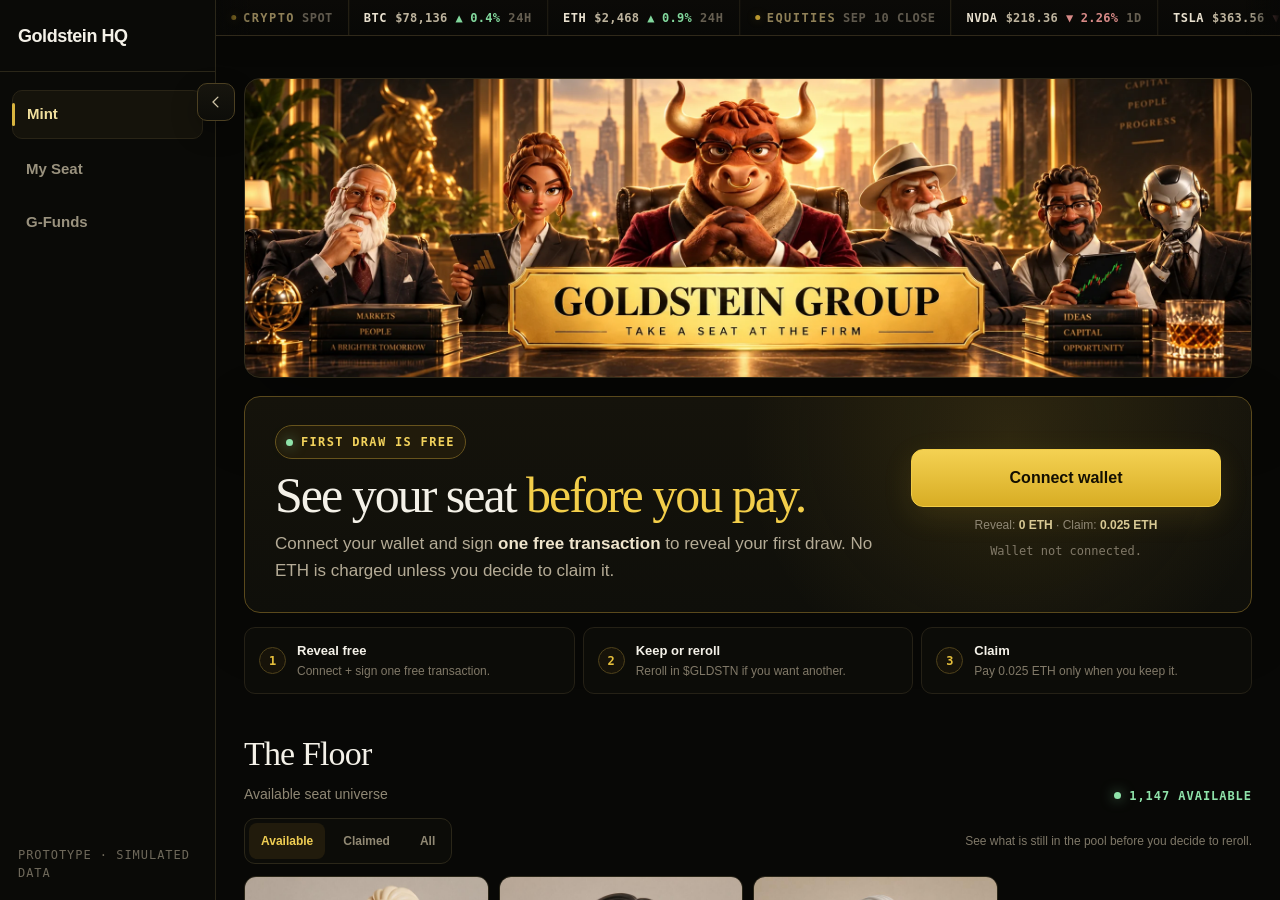
<file: welcome.html>
<!doctype html>
<html lang="en">
<head>
<meta charset="utf-8" />
<meta name="viewport" content="width=device-width,initial-scale=1" />
<title>Goldstein Group</title>
<style>
:root{--bg:#080806;--panel:#11100b;--panel2:#0d0c09;--line:#342d1b;--gold:#e0b936;--gold2:#f2cf4b;--text:#f4f1e8;--muted:#a79d88;--soft:#766e5e;--green:#8fe3aa}
*{box-sizing:border-box}html,body{margin:0;width:100%;height:100%;background:var(--bg);overflow:hidden;font-family:Inter,ui-sans-serif,-apple-system,BlinkMacSystemFont,"Segoe UI",sans-serif;color:var(--text)}
button{font:inherit}#appFrame{position:fixed;inset:0;width:100%;height:100%;border:0;background:var(--bg)}
.modal{position:fixed;inset:0;z-index:9999;display:grid;place-items:center;padding:22px;background:rgba(4,4,3,.78);backdrop-filter:blur(10px);opacity:0;pointer-events:none;transition:opacity .2s ease}.modal.show{opacity:1;pointer-events:auto}
.shell{width:min(1080px,calc(100vw - 36px));max-height:calc(100vh - 36px);overflow:auto;border:1px solid #4a3e1e;border-radius:22px;background:linear-gradient(180deg,#12110c,#0d0d09);box-shadow:0 38px 140px rgba(0,0,0,.58)}
.shareCard{position:relative;isolation:isolate;aspect-ratio:16/9;min-height:480px;overflow:hidden;background:#090907 url('/assets/goldstein-hero.webp') center/cover no-repeat;border-bottom:1px solid #3a321c}
.shareCard:before{content:"";position:absolute;inset:0;z-index:-1;background:linear-gradient(90deg,rgba(6,6,4,.92) 0%,rgba(6,6,4,.68) 47%,rgba(6,6,4,.22) 76%,rgba(6,6,4,.34) 100%),linear-gradient(180deg,rgba(6,6,4,.06),rgba(6,6,4,.62))}
.shareCard:after{content:"";position:absolute;inset:18px;border:1px solid rgba(232,191,55,.28);border-radius:17px;pointer-events:none}
.brandLock{position:absolute;z-index:3;left:38px;top:34px;display:flex;align-items:center;gap:12px}.brandLock img{width:38px;height:38px;object-fit:contain;filter:drop-shadow(0 4px 14px rgba(0,0,0,.32))}.brandLock b{font-size:16px;letter-spacing:-.01em}.brandLock span{display:block;margin-top:2px;color:#cbbd92;font:700 12px/1.1 ui-monospace,SFMono-Regular,Menlo,monospace;letter-spacing:.12em;text-transform:uppercase}
.cardGrid{position:absolute;inset:0;display:grid;grid-template-columns:42% 58%;align-items:center;padding:92px 50px 55px 54px;gap:38px}
.nftWrap{display:flex;justify-content:center;align-items:center}.nftFrame{position:relative;width:min(100%,360px);aspect-ratio:4/5;padding:10px;border-radius:22px;border:1px solid rgba(240,199,65,.52);background:linear-gradient(145deg,rgba(235,193,64,.16),rgba(10,10,7,.88));box-shadow:0 26px 80px rgba(0,0,0,.42),inset 0 0 0 1px rgba(255,236,169,.06)}
.nftInner{position:relative;width:100%;height:100%;overflow:hidden;border-radius:15px;border:1px solid #42391e;background:radial-gradient(circle at 50% 30%,rgba(226,184,54,.23),transparent 34%),linear-gradient(145deg,#17140c,#090906 70%);display:grid;place-items:center;text-align:center;padding:26px}
.nftInner img{position:absolute;inset:0;width:100%;height:100%;object-fit:cover;display:none}.nftInner.hasImage img{display:block}.nftPlaceholder{position:relative;z-index:2}.nftPlaceholder img{position:static;display:block!important;width:54px;height:54px;margin:0 auto 16px;object-fit:contain;opacity:.92}.nftPlaceholder small{display:block;color:#d6b94e;font:800 12px/1 ui-monospace,SFMono-Regular,Menlo,monospace;letter-spacing:.14em;text-transform:uppercase}.nftPlaceholder strong{display:block;margin:11px 0 7px;font:500 25px/1.05 Georgia,"Times New Roman",serif;color:#f2ead5}.nftPlaceholder span{display:block;color:#8e856f;font-size:12px;line-height:1.45}.nftInner.hasImage .nftPlaceholder{display:none}
.nftSeal{position:absolute;z-index:4;left:19px;right:19px;bottom:17px;display:flex;justify-content:space-between;gap:12px;align-items:center;padding:9px 11px;border-radius:10px;border:1px solid rgba(223,184,52,.32);background:rgba(9,9,6,.82);backdrop-filter:blur(8px);font:800 12px/1 ui-monospace,SFMono-Regular,Menlo,monospace;letter-spacing:.09em;text-transform:uppercase}.nftSeal span:first-child{color:#f0cd50}.nftSeal span:last-child{color:#cfc4a7}
.copyBlock{padding-right:6px}.eyebrow{margin-bottom:13px;color:var(--gold2);font:800 12px/1 ui-monospace,SFMono-Regular,Menlo,monospace;letter-spacing:.18em;text-transform:uppercase}.copyBlock h1{margin:0 0 12px;font:500 clamp(42px,4vw,64px)/.97 Georgia,"Times New Roman",serif;letter-spacing:-.045em;text-shadow:0 5px 24px rgba(0,0,0,.25)}.copyBlock h1 em{display:block;color:#f0ca46;font-style:normal}.copyBlock .sub{max-width:510px;margin:0;color:#d2c8af;font-size:17px;line-height:1.55}.identityStrip{display:flex;gap:9px;flex-wrap:wrap;margin-top:22px}.chip{min-height:39px;display:flex;align-items:center;gap:8px;padding:0 12px;border:1px solid rgba(216,180,63,.28);border-radius:999px;background:rgba(14,13,9,.74);backdrop-filter:blur(8px);color:#d9cfb6;font-size:12px}.chip b{color:#f0cf59}.motto{position:absolute;right:42px;bottom:31px;color:#a69a78;font:700 12px/1 ui-monospace,SFMono-Regular,Menlo,monospace;letter-spacing:.13em;text-transform:uppercase}
.controls{display:grid;grid-template-columns:minmax(0,1fr) auto;gap:18px;align-items:center;padding:20px 22px 22px}.controlCopy b{display:block;margin-bottom:4px;font-size:15px}.controlCopy span{display:block;color:#8f8672;font-size:12px;line-height:1.45}.actions{display:flex;gap:9px;flex-wrap:wrap;justify-content:flex-end}.btn{height:46px;display:inline-flex;align-items:center;justify-content:center;gap:8px;padding:0 16px;border-radius:10px;border:1px solid #3d351f;background:#19160e;color:#e6ddc5;font-size:13px;font-weight:800;cursor:pointer;transition:.15s ease}.btn:hover{transform:translateY(-1px);background:#1f1b10}.btn.primary{border-color:#f0cb45;background:linear-gradient(#f4d153,#dcb227);color:#140f02}.btn.x{background:#f1eee6;color:#0b0b09;border-color:#f1eee6}.btn .xMark{font-size:15px}.close{position:absolute;z-index:6;top:34px;right:34px;width:42px;height:42px;border-radius:11px;border:1px solid rgba(215,180,63,.28);background:rgba(13,12,8,.72);backdrop-filter:blur(8px);color:#ded4ba;font-size:20px;cursor:pointer}.close:hover{background:#1b180f}.toast{position:fixed;z-index:10001;left:50%;bottom:24px;transform:translate(-50%,10px);opacity:0;pointer-events:none;padding:11px 14px;border:1px solid #4c401d;border-radius:10px;background:#15130c;color:#ddd3b6;font-size:12px;transition:.18s}.toast.show{opacity:1;transform:translate(-50%,0)}
@media(max-width:900px){.modal{padding:12px}.shell{width:min(720px,calc(100vw - 20px));max-height:calc(100vh - 20px)}.shareCard{aspect-ratio:auto;min-height:720px;background-position:60% center}.shareCard:before{background:linear-gradient(180deg,rgba(6,6,4,.34),rgba(6,6,4,.91) 48%,rgba(6,6,4,.97))}.cardGrid{grid-template-columns:1fr;align-content:center;padding:92px 34px 55px;gap:28px}.nftFrame{width:260px}.copyBlock{text-align:center}.identityStrip{justify-content:center}.motto{display:none}.controls{grid-template-columns:1fr}.controlCopy{text-align:center}.actions{justify-content:center}.close{top:24px;right:24px}}
@media(max-width:520px){.shareCard{min-height:670px}.shareCard:after{inset:10px}.brandLock{left:24px;top:24px}.brandLock b,.brandLock span{display:none}.brandLock img{width:34px;height:34px}.cardGrid{padding:76px 22px 38px;gap:22px}.nftFrame{width:220px;border-radius:18px}.nftInner{padding:20px}.copyBlock h1{font-size:38px}.copyBlock .sub{font-size:14px}.identityStrip{margin-top:16px}.chip{font-size:12px}.controls{padding:16px}.controlCopy{display:none}.actions{display:grid;grid-template-columns:1fr 1fr;width:100%}.btn{width:100%;padding:0 10px}.actions .primary{grid-column:1/-1}.close{top:20px;right:20px;width:38px;height:38px}}

/* Goldstein monolith logo lockup */
.brandLock{left:34px;top:24px;gap:0}
.brandLock img{width:220px;height:auto;max-height:74px;object-fit:contain;filter:drop-shadow(0 5px 18px rgba(0,0,0,.34))}
.nftPlaceholder img{width:170px;height:auto;max-height:72px;margin:0 auto 18px;object-fit:contain;opacity:1}
@media(max-width:520px){.brandLock{left:20px;top:18px}.brandLock img{width:168px;height:auto;max-height:58px}.nftPlaceholder img{width:145px;height:auto;max-height:62px}}

/* Claimed Seat artwork handoff */
.nftRankArt{position:absolute;inset:0;display:none;border-radius:15px}
.nftInner.hasRank .nftRankArt{display:block}
.nftInner.hasRank #nftImage,.nftInner.hasRank .nftPlaceholder{display:none!important}
.nftFrame.hasRankFrame{aspect-ratio:1/1}


/* Site-wide type floor v4 */
html{-webkit-text-size-adjust:100%;text-size-adjust:100%}


/* Native Rabbi Schlomo Goldstein rank artwork v1 */
.rankArtwork{
  background-repeat:no-repeat!important;
  background-position:center!important;
  background-size:cover!important;
  background-color:#0a0a07!important;
}
.rank-base{background-image:url('/18.png')!important}
.rank-intern{background-image:url('/2_intern.png')!important}
.rank-analyst{background-image:url('/3_analyst.png')!important}
.rank-associate{background-image:url('/4_associate.png')!important}
.rank-vp{background-image:url('/5_vp.png')!important}
.rank-md{background-image:url('/6_md.png')!important}
.rank-partner{background-image:url('/7_partner.png')!important}

</style>
</head>
<body>
<iframe id="appFrame" src="/app.html" title="Goldstein mint"></iframe>
<div class="modal" id="welcomeModal" aria-hidden="true">
  <section class="shell" role="dialog" aria-modal="true" aria-labelledby="welcomeTitle">
    <div class="shareCard" id="shareCard">
      <button class="close" id="closeBtn" aria-label="Close">×</button>
      <div class="brandLock"><img src="/goldstein-logo-2.png.png" alt="Goldstein Group"></div>
      <div class="cardGrid">
        <div class="nftWrap">
          <div class="nftFrame" id="nftFrame">
            <div class="nftInner" id="nftInner">
              <img id="nftImage" alt="Minted Goldstein NFT">
              <div id="nftRankArt" class="rankArtwork rank-intern nftRankArt" role="img" aria-label="Rabbi Schlomo Goldstein Intern rank"></div>
              <div class="nftPlaceholder" id="nftPlaceholder">
                <img src="/goldstein-logo-2.png.png" alt="Goldstein Group">
                <small>Minted NFT</small>
                <strong id="nftIdentity">Your Goldstein Seat</strong>
                <span>Artwork placeholder. The final minted NFT will render here automatically.</span>
              </div>
            </div>
            <div class="nftSeal"><span id="nftSeat">Seat #0354</span><span>Secured</span></div>
          </div>
        </div>
        <div class="copyBlock">
          <div class="eyebrow">Seat secured · new firm member</div>
          <h1 id="welcomeTitle">Welcome to <em>Goldstein Group.</em></h1>
          <p class="sub">You secured <strong id="identityName">your identity</strong>. Your seat is your access point into the firm — and this card is yours to share.</p>
          <div class="identityStrip">
            <div class="chip">Seat <b id="seatInline">#0354</b></div>
            <div class="chip">Identity <b id="identityInline">Goldstein Member</b></div>
            <div class="chip">Status <b>Active</b></div>
          </div>
        </div>
      </div>
      <div class="motto">Capital · People · Progress · A brighter tomorrow</div>
    </div>
    <div class="controls">
      <div class="controlCopy"><b>Share your seat.</b><span>The X button opens a pre-filled post. Download the card if you want to attach the visual.</span></div>
      <div class="actions">
        <button class="btn x" id="shareXBtn"><span class="xMark">𝕏</span> Share on X</button>
        <button class="btn" id="telegramBtn">Telegram</button>
        <button class="btn" id="downloadBtn">Download card</button>
        <button class="btn" id="copyBtn">Copy post</button>
        <button class="btn primary" id="enterBtn">Enter the firm</button>
      </div>
    </div>
  </section>
</div>
<div class="toast" id="toast"></div>
<script>
const frame=document.getElementById('appFrame'),modal=document.getElementById('welcomeModal');
const $=id=>document.getElementById(id);let state={seat:'SEAT #0354',identity:'Goldstein Member',nftUrl:null,rankKey:null};
const toast=t=>{$('toast').textContent=t;$('toast').classList.add('show');clearTimeout(window.__toast);window.__toast=setTimeout(()=>$('toast').classList.remove('show'),1700)};
function closeModal(){modal.classList.remove('show');modal.setAttribute('aria-hidden','true')}
function normalizeSeat(seat){return seat.replace(/^SEAT\s*/i,'').trim()}
function findNftUrl(doc){const nodes=['#nftImage','[data-nft-image]','.seatArt img','.seatVisual img','.stage img'].map(s=>doc.querySelector(s)).filter(Boolean);for(const n of nodes){const src=n.currentSrc||n.src||n.getAttribute('src');if(src)return src}return null}
function setNft(url,rankKey){state.nftUrl=url||null;state.rankKey=rankKey||null;const inner=$('nftInner'),img=$('nftImage'),frameEl=$('nftFrame'),rankArt=$('nftRankArt');inner.classList.remove('hasImage','hasRank');frameEl.classList.remove('hasRankFrame');if(rankKey){rankArt.className=`rankArtwork rank-${rankKey} nftRankArt`;inner.classList.add('hasRank');frameEl.classList.add('hasRankFrame');img.removeAttribute('src')}else if(url){img.src=url;inner.classList.add('hasImage')}else{img.removeAttribute('src')}}
function openModal(doc){
  state.seat=(doc.getElementById('seatNumber')?.textContent||'SEAT #0354').trim();
  state.identity=(doc.getElementById('characterName')?.textContent||'Goldstein Member').trim();
  state.nftUrl=findNftUrl(doc);
  state.rankKey=state.identity==='Rabbi Schlomo Goldstein'?'intern':null;
  const short=normalizeSeat(state.seat);
  $('seatInline').textContent=short;$('nftSeat').textContent='Seat '+short;$('identityName').textContent=state.identity;$('identityInline').textContent=state.identity;$('nftIdentity').textContent=state.identity;setNft(state.nftUrl,state.rankKey);
  modal.classList.add('show');modal.setAttribute('aria-hidden','false');
}
function postText(){return `I just secured ${state.seat} — ${state.identity} at Goldstein Group.\n\nWelcome to the firm.`}
function shareUrl(){return location.origin+'/' }
function wireFrame(){const doc=frame.contentDocument;if(!doc)return;const secured=doc.getElementById('secured');if(secured)secured.style.display='none';const btn=doc.getElementById('secureBtn');if(btn){btn.onclick=e=>{e.preventDefault();openModal(doc)}}}
frame.addEventListener('load',()=>{wireFrame();setTimeout(wireFrame,250)});
$('closeBtn').onclick=closeModal;
$('enterBtn').onclick=()=>{closeModal();window.location.href='/app/my-seat'};
$('shareXBtn').onclick=()=>{const u='https://twitter.com/intent/tweet?text='+encodeURIComponent(postText())+'&url='+encodeURIComponent(shareUrl());window.open(u,'_blank','noopener,noreferrer')};
$('telegramBtn').onclick=()=>{const u='https://t.me/share/url?url='+encodeURIComponent(shareUrl())+'&text='+encodeURIComponent(postText());window.open(u,'_blank','noopener,noreferrer')};
$('copyBtn').onclick=async()=>{try{await navigator.clipboard.writeText(postText()+'\n'+shareUrl());toast('Post copied.')}catch{toast('Copy failed — use your browser copy controls.')}};
function loadImage(src){return new Promise((resolve,reject)=>{const i=new Image();i.crossOrigin='anonymous';i.onload=()=>resolve(i);i.onerror=reject;i.src=src})}
function cover(ctx,img,x,y,w,h){const s=Math.max(w/img.width,h/img.height),sw=w/s,sh=h/s,sx=(img.width-sw)/2,sy=(img.height-sh)/2;ctx.drawImage(img,sx,sy,sw,sh,x,y,w,h)}
function rounded(ctx,x,y,w,h,r){ctx.beginPath();ctx.roundRect(x,y,w,h,r)}
async function drawRankArtwork(ctx,x,y,w,h,key){
  const files={base:'/18.png',intern:'/2_intern.png',analyst:'/3_analyst.png',associate:'/4_associate.png',vp:'/5_vp.png',md:'/6_md.png',partner:'/7_partner.png'};
  const art=await loadImage(files[key]||files.intern);cover(ctx,art,x,y,w,h);
}
async function renderShareCard(){
  const c=document.createElement('canvas');c.width=1600;c.height=900;const ctx=c.getContext('2d');
  const hero=await loadImage('/assets/goldstein-hero.webp');cover(ctx,hero,0,0,1600,900);
  const grd=ctx.createLinearGradient(0,0,1250,0);grd.addColorStop(0,'rgba(5,5,3,.95)');grd.addColorStop(.48,'rgba(5,5,3,.72)');grd.addColorStop(1,'rgba(5,5,3,.28)');ctx.fillStyle=grd;ctx.fillRect(0,0,1600,900);
  ctx.strokeStyle='rgba(224,185,54,.5)';ctx.lineWidth=2;rounded(ctx,34,34,1532,832,24);ctx.stroke();
  try{const logo=await loadImage('/goldstein-logo-2.png.png');ctx.drawImage(logo,72,54,330,110)}catch{}
  const nx=90,ny=210,nw=430,nh=540;ctx.fillStyle='rgba(14,13,9,.9)';rounded(ctx,nx,ny,nw,nh,26);ctx.fill();ctx.strokeStyle='rgba(235,194,61,.62)';ctx.lineWidth=3;ctx.stroke();
  if(state.rankKey){try{const size=nw-24,yy=ny+(nh-size)/2;ctx.save();rounded(ctx,nx+12,yy,size,size,18);ctx.clip();await drawRankArtwork(ctx,nx+12,yy,size,size,state.rankKey);ctx.restore()}catch{drawPlaceholder(ctx,nx,ny,nw,nh)}}else if(state.nftUrl){try{const nft=await loadImage(state.nftUrl);ctx.save();rounded(ctx,nx+12,ny+12,nw-24,nh-24,18);ctx.clip();cover(ctx,nft,nx+12,ny+12,nw-24,nh-24);ctx.restore()}catch{drawPlaceholder(ctx,nx,ny,nw,nh)}}else{drawPlaceholder(ctx,nx,ny,nw,nh)}
  ctx.fillStyle='rgba(8,8,5,.88)';rounded(ctx,nx+24,ny+nh-72,nw-48,48,10);ctx.fill();ctx.fillStyle='#efca47';ctx.font='800 18px monospace';ctx.fillText('SEAT '+normalizeSeat(state.seat),nx+42,ny+nh-41);ctx.fillStyle='#d4c9ab';ctx.textAlign='right';ctx.fillText('SECURED',nx+nw-42,ny+nh-41);ctx.textAlign='left';
  ctx.fillStyle='#efca47';ctx.font='800 20px monospace';ctx.fillText('SEAT SECURED · NEW FIRM MEMBER',610,265);
  ctx.fillStyle='#f4f1e8';ctx.font='500 80px Georgia';ctx.fillText('Welcome to',610,365);ctx.fillStyle='#efc944';ctx.font='500 88px Georgia';ctx.fillText('Goldstein Group.',610,455);
  ctx.fillStyle='#d2c8af';ctx.font='400 30px Arial';ctx.fillText('You secured',610,535);ctx.fillStyle='#f4f1e8';ctx.font='700 30px Arial';ctx.fillText(state.identity,780,535);
  ctx.fillStyle='#b6aa8d';ctx.font='400 27px Arial';ctx.fillText('Your seat is your access point into the firm.',610,585);
  ctx.fillStyle='rgba(15,14,9,.82)';rounded(ctx,610,630,520,70,35);ctx.fill();ctx.strokeStyle='rgba(224,185,54,.36)';ctx.lineWidth=2;ctx.stroke();ctx.fillStyle='#d7cba9';ctx.font='700 24px Arial';ctx.fillText('Seat ',640,674);ctx.fillStyle='#efca47';ctx.fillText(normalizeSeat(state.seat),705,674);ctx.fillStyle='#d7cba9';ctx.fillText('  ·  Identity ',830,674);ctx.fillStyle='#efca47';ctx.fillText(state.identity,965,674);
  ctx.fillStyle='#a89a72';ctx.font='700 17px monospace';ctx.fillText('CAPITAL · PEOPLE · PROGRESS · A BRIGHTER TOMORROW',610,780);
  return c;
}
function drawPlaceholder(ctx,x,y,w,h){const g=ctx.createRadialGradient(x+w/2,y+h*.3,10,x+w/2,y+h*.3,w*.55);g.addColorStop(0,'rgba(218,175,45,.28)');g.addColorStop(1,'rgba(8,8,5,.02)');ctx.fillStyle=g;rounded(ctx,x+12,y+12,w-24,h-24,18);ctx.fill();ctx.fillStyle='#d8b43f';ctx.textAlign='center';ctx.font='800 18px monospace';ctx.fillText('MINTED NFT',x+w/2,y+h*.42);ctx.fillStyle='#f3ead5';ctx.font='500 34px Georgia';ctx.fillText(state.identity,x+w/2,y+h*.52);ctx.fillStyle='#887f6b';ctx.font='400 20px Arial';ctx.fillText('Artwork placeholder',x+w/2,y+h*.59);ctx.textAlign='left'}
$('downloadBtn').onclick=async()=>{try{const c=await renderShareCard();const a=document.createElement('a');a.download=`goldstein-${normalizeSeat(state.seat).replace('#','seat-')}.png`;a.href=c.toDataURL('image/png');a.click();toast('Share card downloaded.')}catch(e){console.error(e);toast('Could not generate the card.')}};
modal.addEventListener('click',e=>{if(e.target===modal)closeModal()});document.addEventListener('keydown',e=>{if(e.key==='Escape')closeModal()});
</script>
</body>
</html>
</file>
